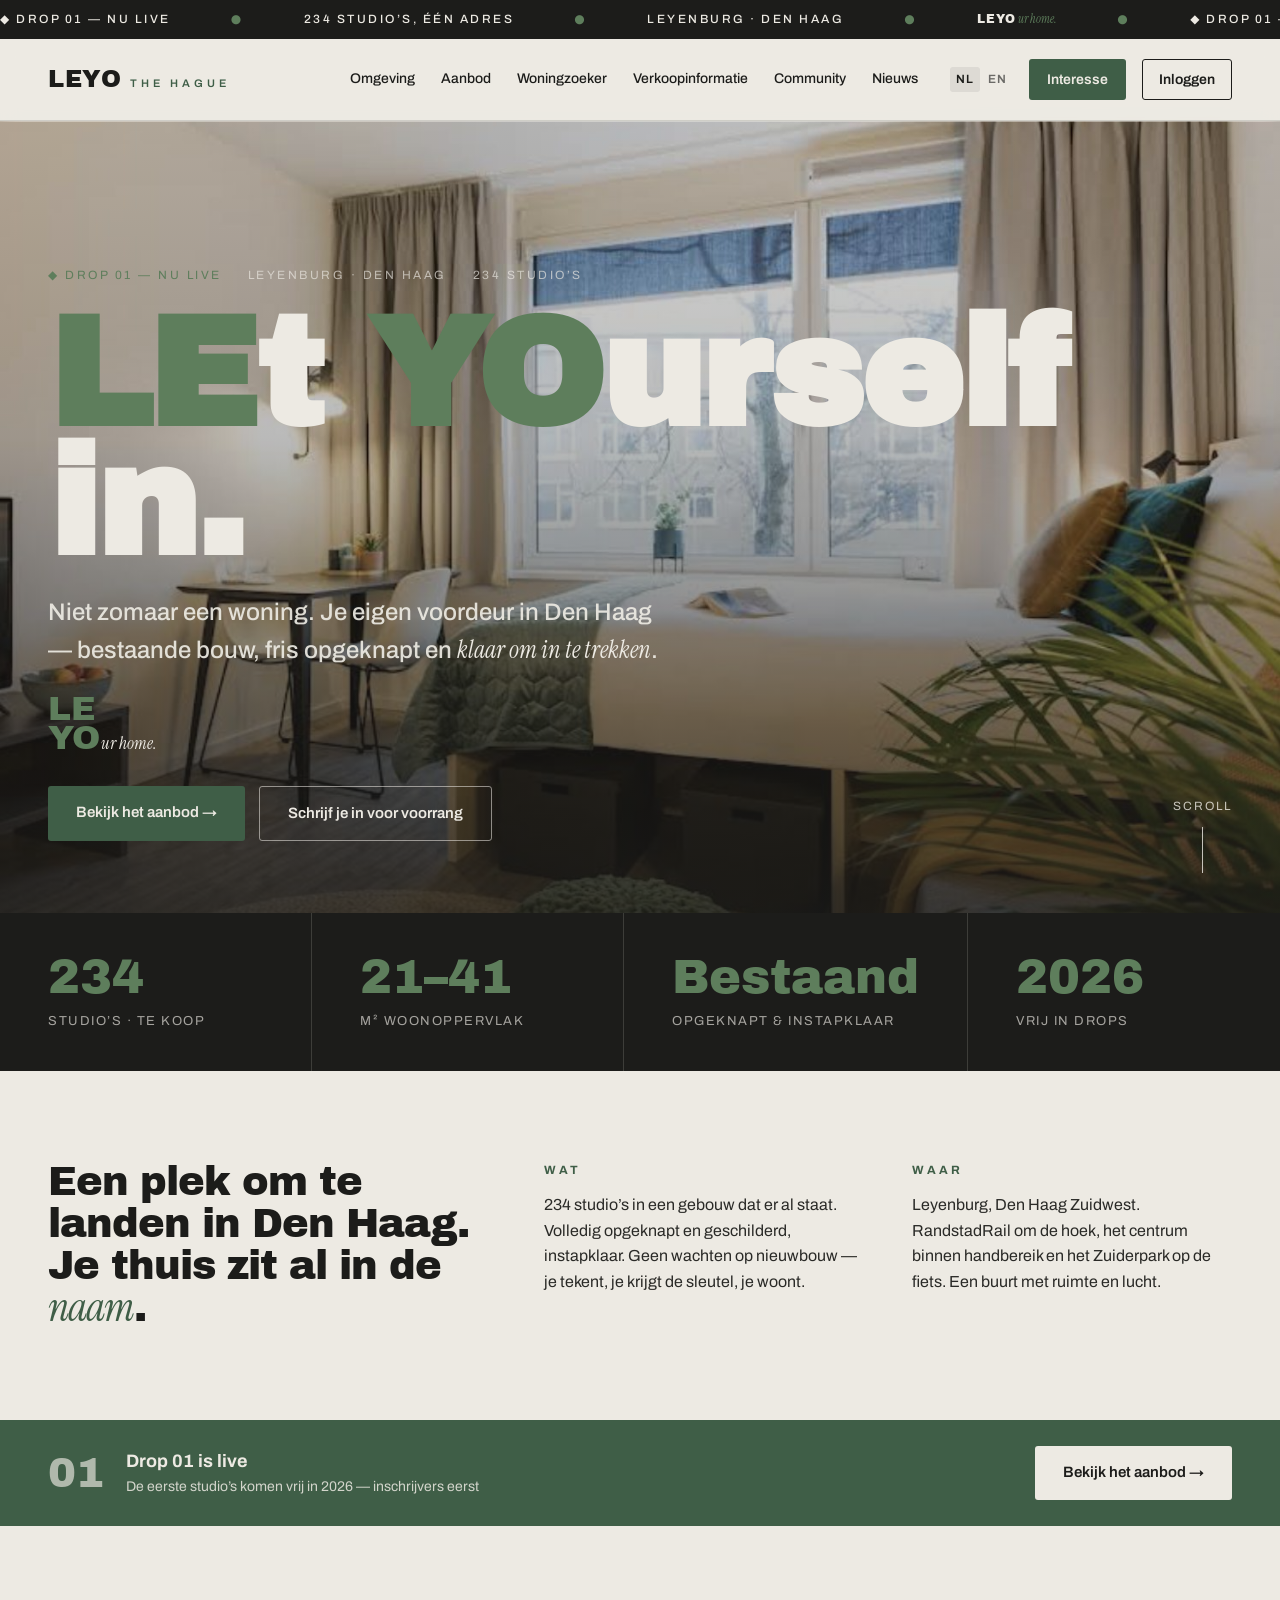
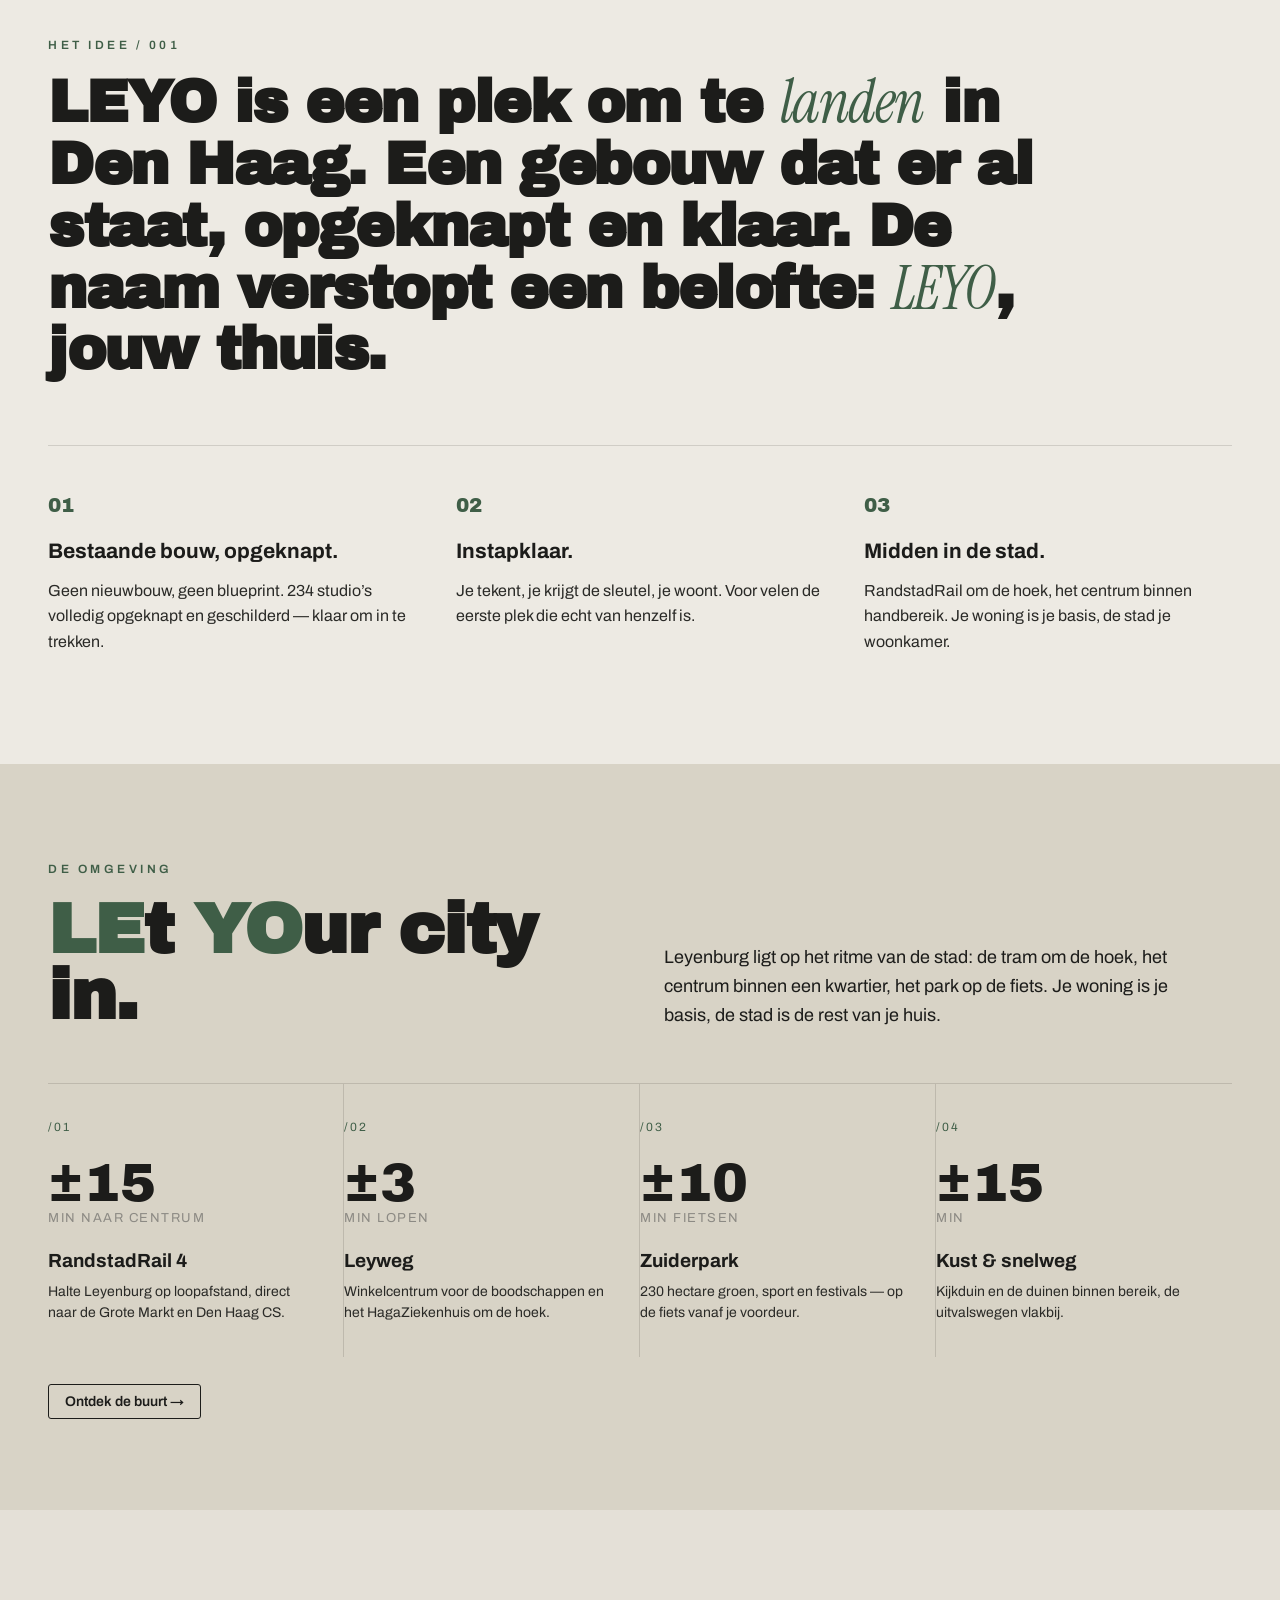
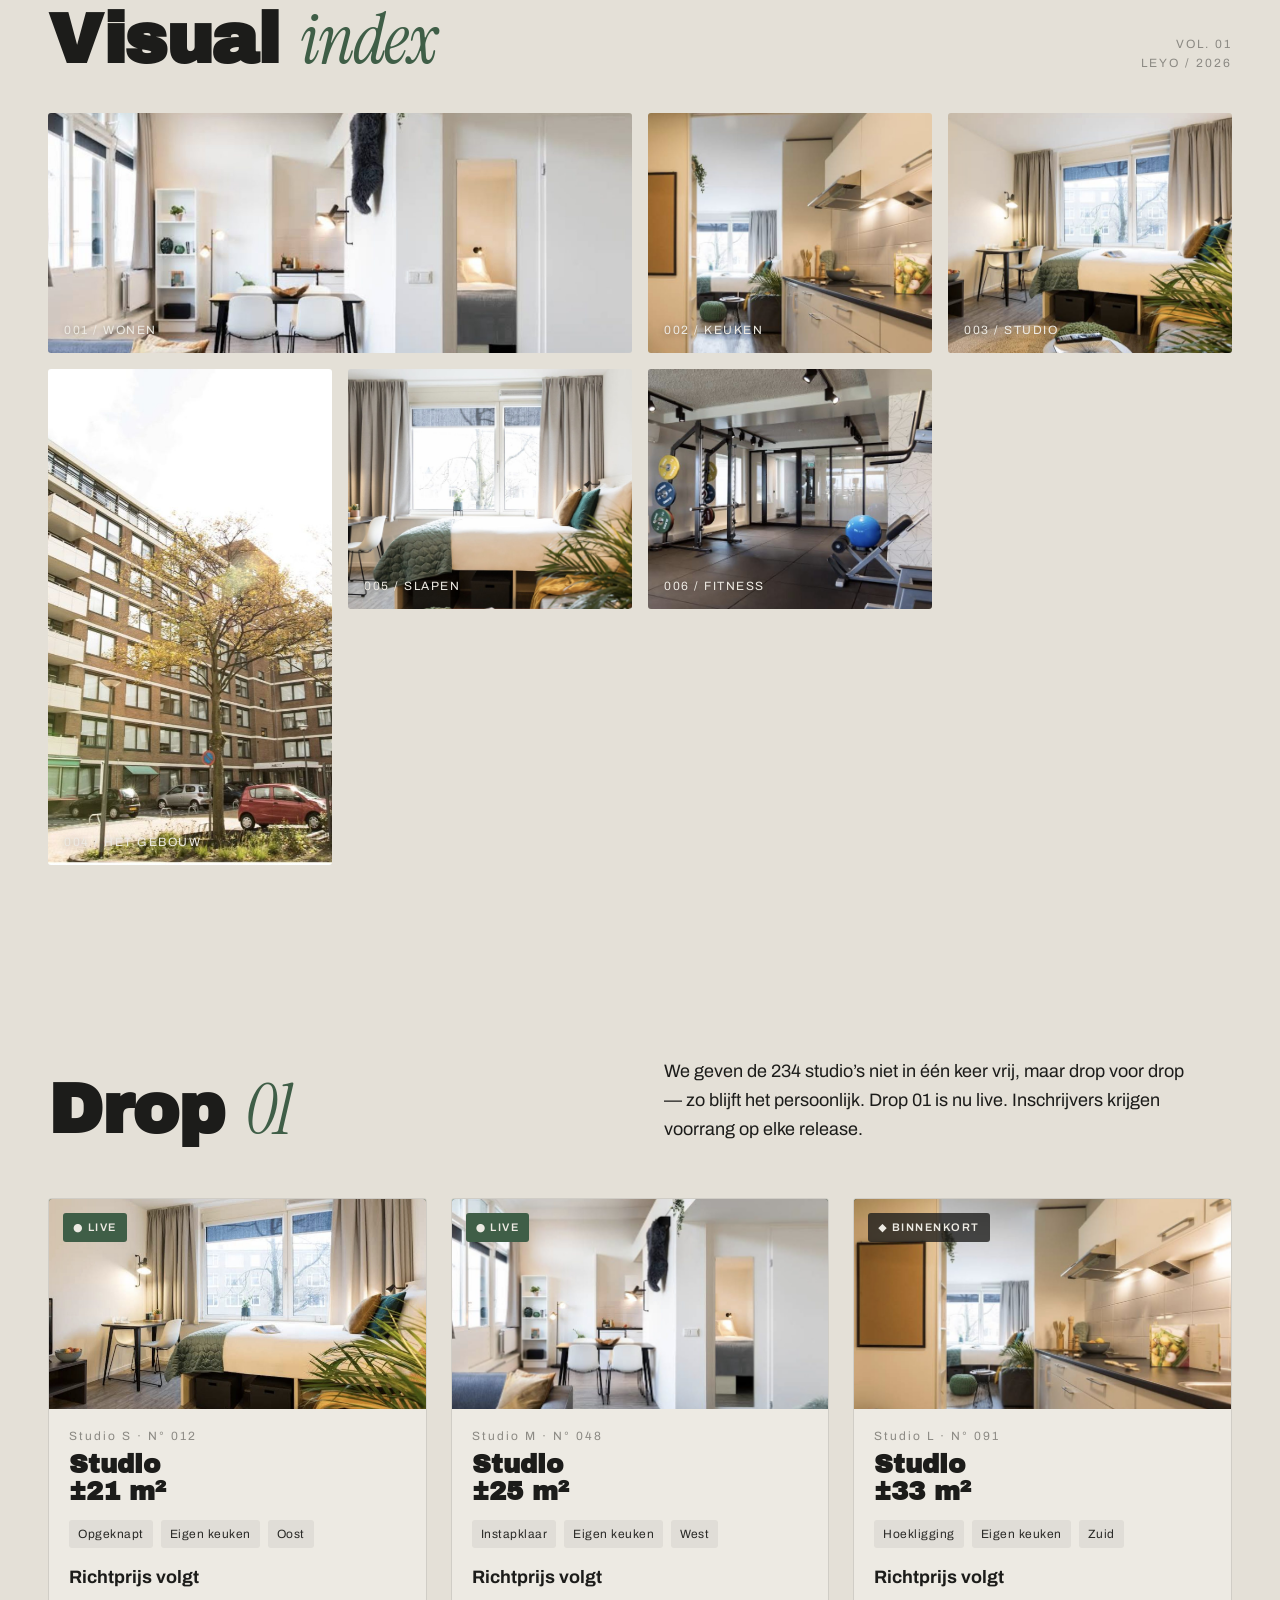
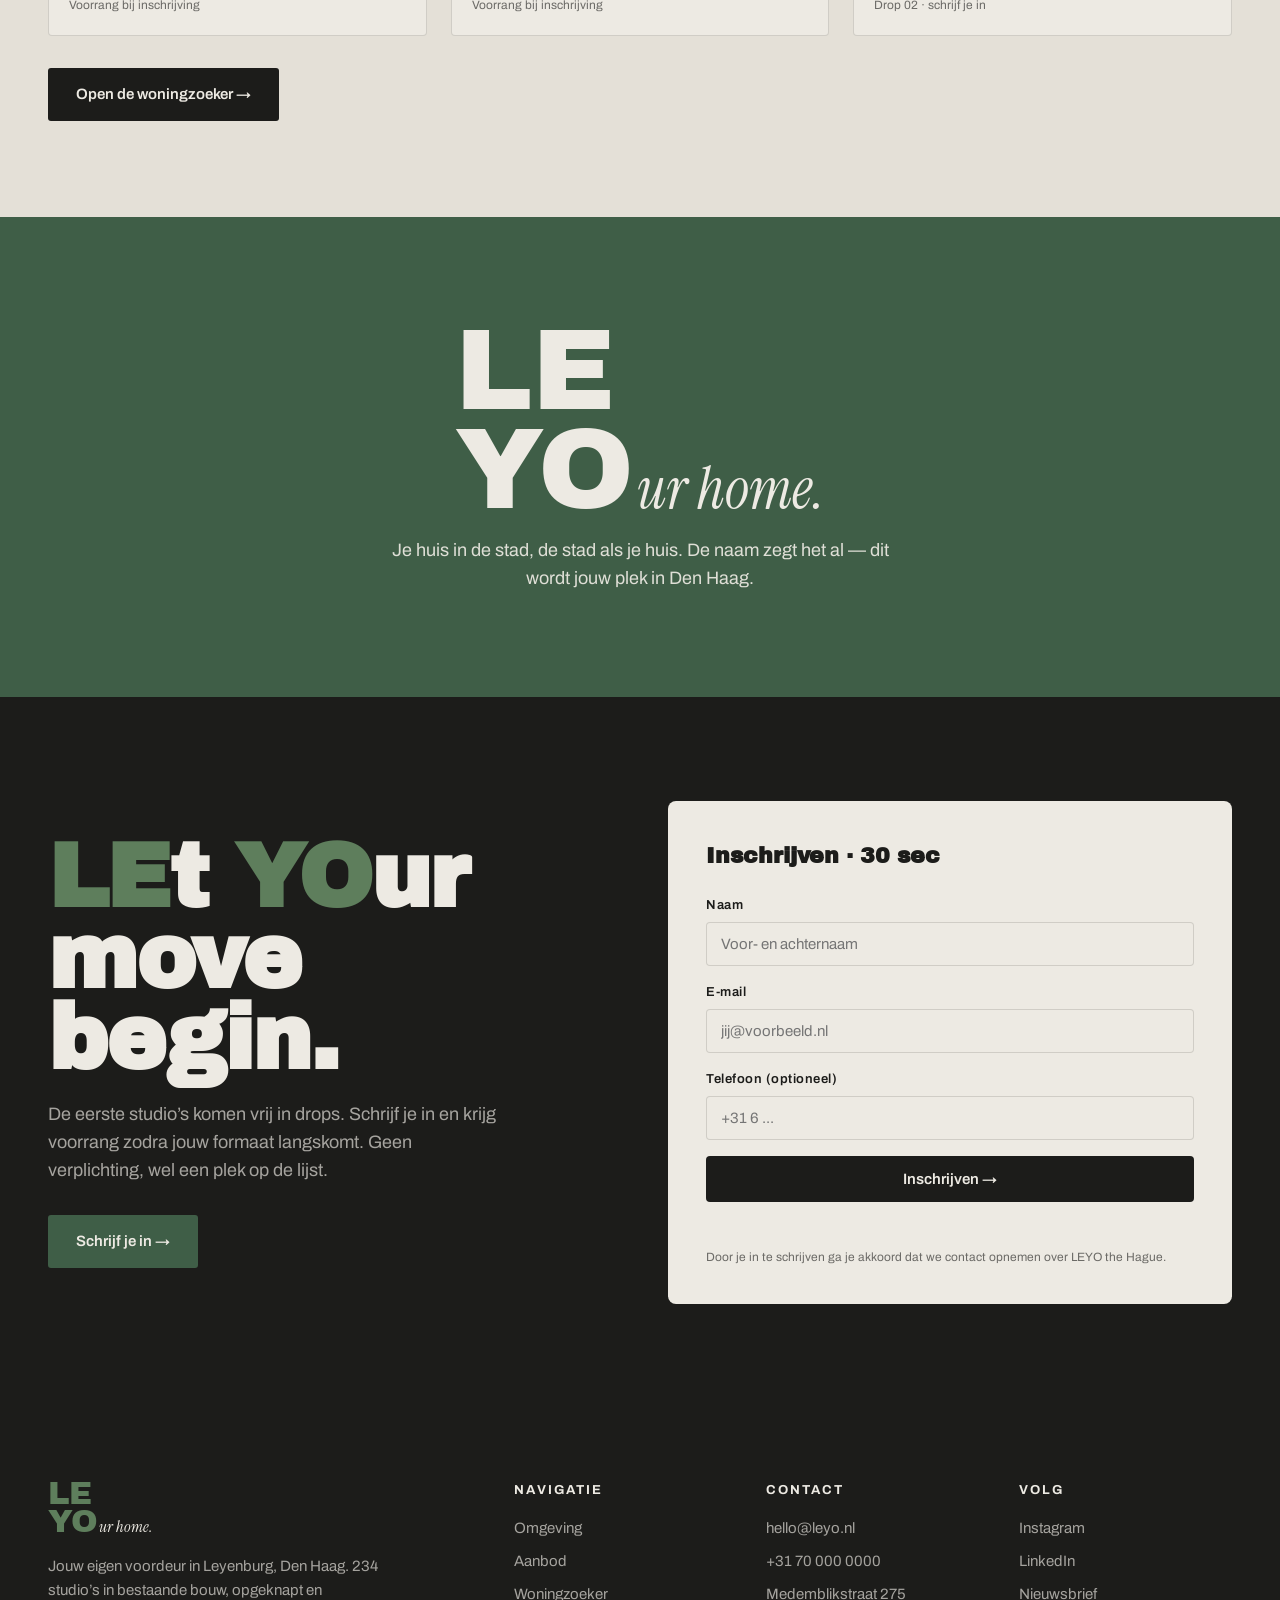
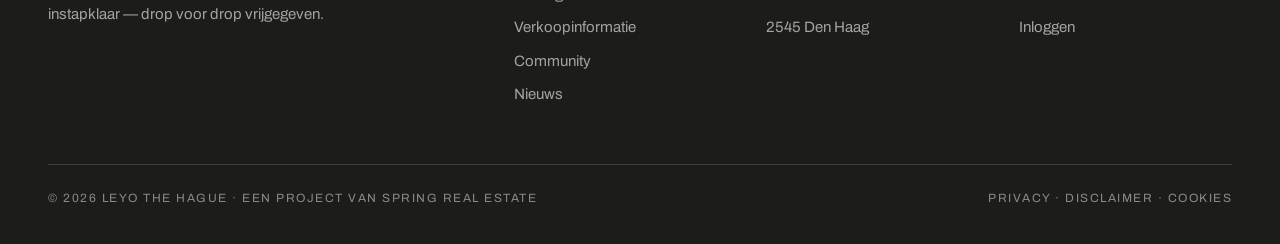
<file: index.html>
<!DOCTYPE html>
<html lang="nl">
<head>
<meta charset="UTF-8">
<meta name="viewport" content="width=device-width, initial-scale=1.0">
<title>LEYO the Hague — LEt YOurself in · Leyenburg, Den Haag</title>
<meta name="description" content="LEYO the Hague — 234 studio's in Leyenburg, Den Haag. Bestaande bouw, volledig opgeknapt en instapklaar. Drop voor drop vrijgegeven. LEYOur home.">
<link rel="preconnect" href="https://fonts.googleapis.com">
<link rel="preconnect" href="https://fonts.gstatic.com" crossorigin>
<link href="https://fonts.googleapis.com/css2?family=Archivo:wght@300;400;500;600;700;900&family=Archivo+Black&family=Instrument+Serif:ital@0;1&display=swap" rel="stylesheet">
<link rel="stylesheet" href="assets/style.css">
</head>
<body>

<div class="ticker">
  <div class="ticker-marquee">
    <span>◆ DROP 01 — NU LIVE</span><span class="ticker-dot">●</span>
    <span>234 STUDIO’S, ÉÉN ADRES</span><span class="ticker-dot">●</span>
    <span>LEYENBURG · DEN HAAG</span><span class="ticker-dot">●</span>
    <span class="t-stamp"><b>LEYO</b><em>ur home.</em></span><span class="ticker-dot">●</span>
  </div>
  <div class="ticker-marquee" aria-hidden="true">
    <span>◆ DROP 01 — NU LIVE</span><span class="ticker-dot">●</span>
    <span>234 STUDIO’S, ÉÉN ADRES</span><span class="ticker-dot">●</span>
    <span>LEYENBURG · DEN HAAG</span><span class="ticker-dot">●</span>
    <span class="t-stamp"><b>LEYO</b><em>ur home.</em></span><span class="ticker-dot">●</span>
  </div>
</div>

<nav>
  <a class="logo" href="index.html">LEYO<span class="logo-sub">the Hague</span></a>
  <button class="nav-toggle" aria-label="Menu openen"><span></span><span></span><span></span></button>
  <div class="nav-links">
    <a href="omgeving.html" data-page="omgeving.html">Omgeving</a>
    <a href="aanbod.html" data-page="aanbod.html">Aanbod</a>
    <a href="woningzoeker.html" data-page="woningzoeker.html">Woningzoeker</a>
    <a href="verkoopinformatie.html" data-page="verkoopinformatie.html">Verkoopinformatie</a>
    <a href="community.html" data-page="community.html">Community</a>
    <a href="nieuws.html" data-page="nieuws.html">Nieuws</a>
    <div class="nav-actions">
      <div class="lang"><span class="active">NL</span><span>EN</span></div>
      <a class="cta-nav" href="interesse.html">Interesse</a>
      <a class="btn-outline" href="inloggen.html">Inloggen</a>
    </div>
  </div>
</nav>

<section class="hero-cine">
  <div class="hero-cine-bg img-studio" aria-hidden="true"></div>
  <div class="hero-cine-veil" aria-hidden="true"></div>
  <div class="hero-cine-inner">
    <div class="hero-cine-meta">
      <span>◆ Drop 01 — Nu live</span>
      <span>Leyenburg · Den Haag</span>
      <span>234 studio’s</span>
    </div>
    <h1 class="hero-cine-title"><span class="hl">LE</span>t <span class="hl">YO</span>urself in.</h1>
    <p class="hero-cine-sub">
      Niet zomaar een woning. Je eigen voordeur in Den Haag — bestaande bouw, fris opgeknapt en <em>klaar om in te trekken</em>.
    </p>
    <div class="hero-cine-stamp"><span class="ls ls-le">LE</span><span class="ls ls-yo">YO<em class="ls-ur">ur home.</em></span></div>
    <div class="hero-cine-cta">
      <a class="btn-rust" href="aanbod.html">Bekijk het aanbod →</a>
      <a class="btn-ghost-light" href="interesse.html">Schrijf je in voor voorrang</a>
    </div>
  </div>
  <a class="hero-cine-scroll" href="#kerncijfers" aria-label="Scroll naar beneden">
    <span>Scroll</span><span class="hero-cine-scroll-line"></span>
  </a>
</section>

<section class="specbar" id="kerncijfers">
  <div class="specbar-item"><div class="specbar-num">234</div><div class="specbar-lbl">Studio’s · te koop</div></div>
  <div class="specbar-item"><div class="specbar-num">21–41</div><div class="specbar-lbl">m² woonoppervlak</div></div>
  <div class="specbar-item"><div class="specbar-num">Bestaand</div><div class="specbar-lbl">Opgeknapt & instapklaar</div></div>
  <div class="specbar-item"><div class="specbar-num">2026</div><div class="specbar-lbl">Vrij in drops</div></div>
</section>

<section class="home-intro">
  <div class="home-intro-grid">
    <div class="hero-statement">
      Een plek om te landen in Den Haag. Je thuis zit al in de <em>naam</em>.
    </div>
    <div class="hero-info">
      <h4>Wat</h4>
      <p>234 studio’s in een gebouw dat er al staat. Volledig opgeknapt en geschilderd, instapklaar. Geen wachten op nieuwbouw — je tekent, je krijgt de sleutel, je woont.</p>
    </div>
    <div class="hero-info">
      <h4>Waar</h4>
      <p>Leyenburg, Den Haag Zuidwest. RandstadRail om de hoek, het centrum binnen handbereik en het Zuiderpark op de fiets. Een buurt met ruimte en lucht.</p>
    </div>
  </div>
</section>

<div class="release-bar">
  <div class="release-bar-left">
    <div class="release-num">01</div>
    <div class="release-text">
      <strong>Drop 01 is live</strong>
      <span>De eerste studio’s komen vrij in 2026 — inschrijvers eerst</span>
    </div>
  </div>
  <a class="btn-rust" href="aanbod.html">Bekijk het aanbod →</a>
</div>

<section class="manifesto" id="idee">
  <div class="eyebrow">Het idee / 001</div>
  <h2 class="manifesto-text">
    LEYO is een plek om te <em>landen</em> in Den Haag. Een gebouw dat er al staat, opgeknapt en klaar. De naam verstopt een belofte: <em>LEYO</em>, jouw thuis.
  </h2>
  <div class="manifesto-pillars">
    <div>
      <div class="pillar-num">01</div>
      <h3 class="pillar-title">Bestaande bouw, opgeknapt.</h3>
      <p class="pillar-desc">Geen nieuwbouw, geen blueprint. 234 studio’s volledig opgeknapt en geschilderd — klaar om in te trekken.</p>
    </div>
    <div>
      <div class="pillar-num">02</div>
      <h3 class="pillar-title">Instapklaar.</h3>
      <p class="pillar-desc">Je tekent, je krijgt de sleutel, je woont. Voor velen de eerste plek die echt van henzelf is.</p>
    </div>
    <div>
      <div class="pillar-num">03</div>
      <h3 class="pillar-title">Midden in de stad.</h3>
      <p class="pillar-desc">RandstadRail om de hoek, het centrum binnen handbereik. Je woning is je basis, de stad je woonkamer.</p>
    </div>
  </div>
</section>

<section class="section section-sand" id="omgeving-teaser">
  <div class="section-header-2">
    <div>
      <div class="eyebrow">De omgeving</div>
      <h2 class="section-title"><span class="hl">LE</span>t <span class="hl">YO</span>ur city in.</h2>
    </div>
    <p class="lead">
      Leyenburg ligt op het ritme van de stad: de tram om de hoek, het centrum binnen een kwartier, het park op de fiets. Je woning is je basis, de stad is de rest van je huis.
    </p>
  </div>
  <div class="map-grid">
    <div class="map-cell">
      <div class="map-cell-num">/01</div>
      <div class="map-cell-dist">±15</div>
      <div class="map-cell-unit">min naar centrum</div>
      <div class="map-cell-title">RandstadRail 4</div>
      <div class="map-cell-desc">Halte Leyenburg op loopafstand, direct naar de Grote Markt en Den Haag CS.</div>
    </div>
    <div class="map-cell">
      <div class="map-cell-num">/02</div>
      <div class="map-cell-dist">±3</div>
      <div class="map-cell-unit">min lopen</div>
      <div class="map-cell-title">Leyweg</div>
      <div class="map-cell-desc">Winkelcentrum voor de boodschappen en het HagaZiekenhuis om de hoek.</div>
    </div>
    <div class="map-cell">
      <div class="map-cell-num">/03</div>
      <div class="map-cell-dist">±10</div>
      <div class="map-cell-unit">min fietsen</div>
      <div class="map-cell-title">Zuiderpark</div>
      <div class="map-cell-desc">230 hectare groen, sport en festivals — op de fiets vanaf je voordeur.</div>
    </div>
    <div class="map-cell">
      <div class="map-cell-num">/04</div>
      <div class="map-cell-dist">±15</div>
      <div class="map-cell-unit">min</div>
      <div class="map-cell-title">Kust & snelweg</div>
      <div class="map-cell-desc">Kijkduin en de duinen binnen bereik, de uitvalswegen vlakbij.</div>
    </div>
  </div>
  <p style="margin-top:32px;"><a class="btn-outline" href="omgeving.html">Ontdek de buurt →</a></p>
</section>

<section class="section section-bone" id="gallery">
  <div class="gallery-header">
    <h2 class="section-title">Visual <em>index</em></h2>
    <div class="gallery-meta">VOL. 01<br>LEYO / 2026</div>
  </div>
  <div class="gallery-grid">
    <div class="gallery-item large-h img-living"><div class="gallery-item-label">001 / wonen</div></div>
    <div class="gallery-item img-kitchen"><div class="gallery-item-label">002 / keuken</div></div>
    <div class="gallery-item img-studio"><div class="gallery-item-label">003 / studio</div></div>
    <div class="gallery-item large-v img-facade"><div class="gallery-item-label">004 / het gebouw</div></div>
    <div class="gallery-item img-bedroom"><div class="gallery-item-label">005 / slapen</div></div>
    <div class="gallery-item img-gym"><div class="gallery-item-label">006 / fitness</div></div>
  </div>
</section>

<section class="section section-bone" id="aanbod-teaser">
  <div class="section-header-2">
    <h2 class="section-title">Drop <em>01</em></h2>
    <p class="lead">
      We geven de 234 studio’s niet in één keer vrij, maar drop voor drop — zo blijft het persoonlijk. Drop 01 is nu live. Inschrijvers krijgen voorrang op elke release.
    </p>
  </div>
  <div class="drops-grid">
    <a class="drop-card" href="aanbod.html">
      <div class="drop-image img-studio"><div class="drop-badge live">● LIVE</div></div>
      <div class="drop-num">Studio S · N° 012</div>
      <h3 class="drop-title">Studio<br>±21 m²</h3>
      <div class="drop-meta"><span>Opgeknapt</span><span>Eigen keuken</span><span>Oost</span></div>
      <div class="drop-price">Richtprijs volgt</div>
      <div class="drop-price-note">Voorrang bij inschrijving</div>
    </a>
    <a class="drop-card" href="aanbod.html">
      <div class="drop-image img-living"><div class="drop-badge live">● LIVE</div></div>
      <div class="drop-num">Studio M · N° 048</div>
      <h3 class="drop-title">Studio<br>±25 m²</h3>
      <div class="drop-meta"><span>Instapklaar</span><span>Eigen keuken</span><span>West</span></div>
      <div class="drop-price">Richtprijs volgt</div>
      <div class="drop-price-note">Voorrang bij inschrijving</div>
    </a>
    <a class="drop-card" href="aanbod.html">
      <div class="drop-image img-kitchen"><div class="drop-badge">◆ BINNENKORT</div></div>
      <div class="drop-num">Studio L · N° 091</div>
      <h3 class="drop-title">Studio<br>±33 m²</h3>
      <div class="drop-meta"><span>Hoekligging</span><span>Eigen keuken</span><span>Zuid</span></div>
      <div class="drop-price">Richtprijs volgt</div>
      <div class="drop-price-note">Drop 02 · schrijf je in</div>
    </a>
  </div>
  <p style="margin-top:32px;"><a class="btn-ink" href="woningzoeker.html">Open de woningzoeker →</a></p>
</section>

<section class="stampband">
  <div class="stampband-inner">
    <div class="big"><span class="ls ls-le">LE</span><span class="ls ls-yo">YO<em class="ls-ur">ur home.</em></span></div>
    <p>Je huis in de stad, de stad als je huis. De naam zegt het al — dit wordt jouw plek in Den Haag.</p>
  </div>
</section>

<section class="cta-section" id="interesse">
  <div class="cta-grid">
    <div>
      <h2><span class="hl">LE</span>t <span class="hl">YO</span>ur move begin.</h2>
      <p>De eerste studio’s komen vrij in drops. Schrijf je in en krijg voorrang zodra jouw formaat langskomt. Geen verplichting, wel een plek op de lijst.</p>
      <a class="btn-rust" href="interesse.html">Schrijf je in →</a>
    </div>
    <div class="form-card">
      <h3>Inschrijven · 30 sec</h3>
      <form data-demo data-success="Bedankt — je staat op de lijst. We laten van ons horen bij de eerstvolgende drop.">
        <div class="field"><label>Naam</label><input type="text" placeholder="Voor- en achternaam" required></div>
        <div class="field"><label>E-mail</label><input type="email" placeholder="jij@voorbeeld.nl" required></div>
        <div class="field"><label>Telefoon (optioneel)</label><input type="tel" placeholder="+31 6 ..."></div>
        <button type="submit">Inschrijven →</button>
        <div class="form-msg"></div>
        <p class="form-note">Door je in te schrijven ga je akkoord dat we contact opnemen over LEYO the Hague.</p>
      </form>
    </div>
  </div>
</section>

<footer>
  <div class="footer-grid">
    <div>
      <a class="footer-logo" href="index.html"><span class="ls ls-le">LE</span><span class="ls ls-yo">YO<em class="ls-ur">ur home.</em></span></a>
      <p class="footer-tagline">Jouw eigen voordeur in Leyenburg, Den Haag. 234 studio’s in bestaande bouw, opgeknapt en instapklaar — drop voor drop vrijgegeven.</p>
    </div>
    <div class="footer-col">
      <h4>Navigatie</h4>
      <a href="omgeving.html">Omgeving</a>
      <a href="aanbod.html">Aanbod</a>
      <a href="woningzoeker.html">Woningzoeker</a>
      <a href="verkoopinformatie.html">Verkoopinformatie</a>
      <a href="community.html">Community</a>
      <a href="nieuws.html">Nieuws</a>
    </div>
    <div class="footer-col">
      <h4>Contact</h4>
      <a href="mailto:hello@leyo.nl">hello@leyo.nl</a>
      <a href="tel:+31700000000">+31 70 000 0000</a>
      <a href="#">Medemblikstraat 275</a>
      <a href="#">2545 Den Haag</a>
    </div>
    <div class="footer-col">
      <h4>Volg</h4>
      <a href="#">Instagram</a>
      <a href="#">LinkedIn</a>
      <a href="interesse.html">Nieuwsbrief</a>
      <a href="inloggen.html">Inloggen</a>
    </div>
  </div>
  <div class="footer-bottom">
    <span>© 2026 LEYO the Hague · Een project van Spring Real Estate</span>
    <span>PRIVACY · DISCLAIMER · COOKIES</span>
  </div>
</footer>

<script src="assets/script.js"></script>
</body>
</html>
</file>
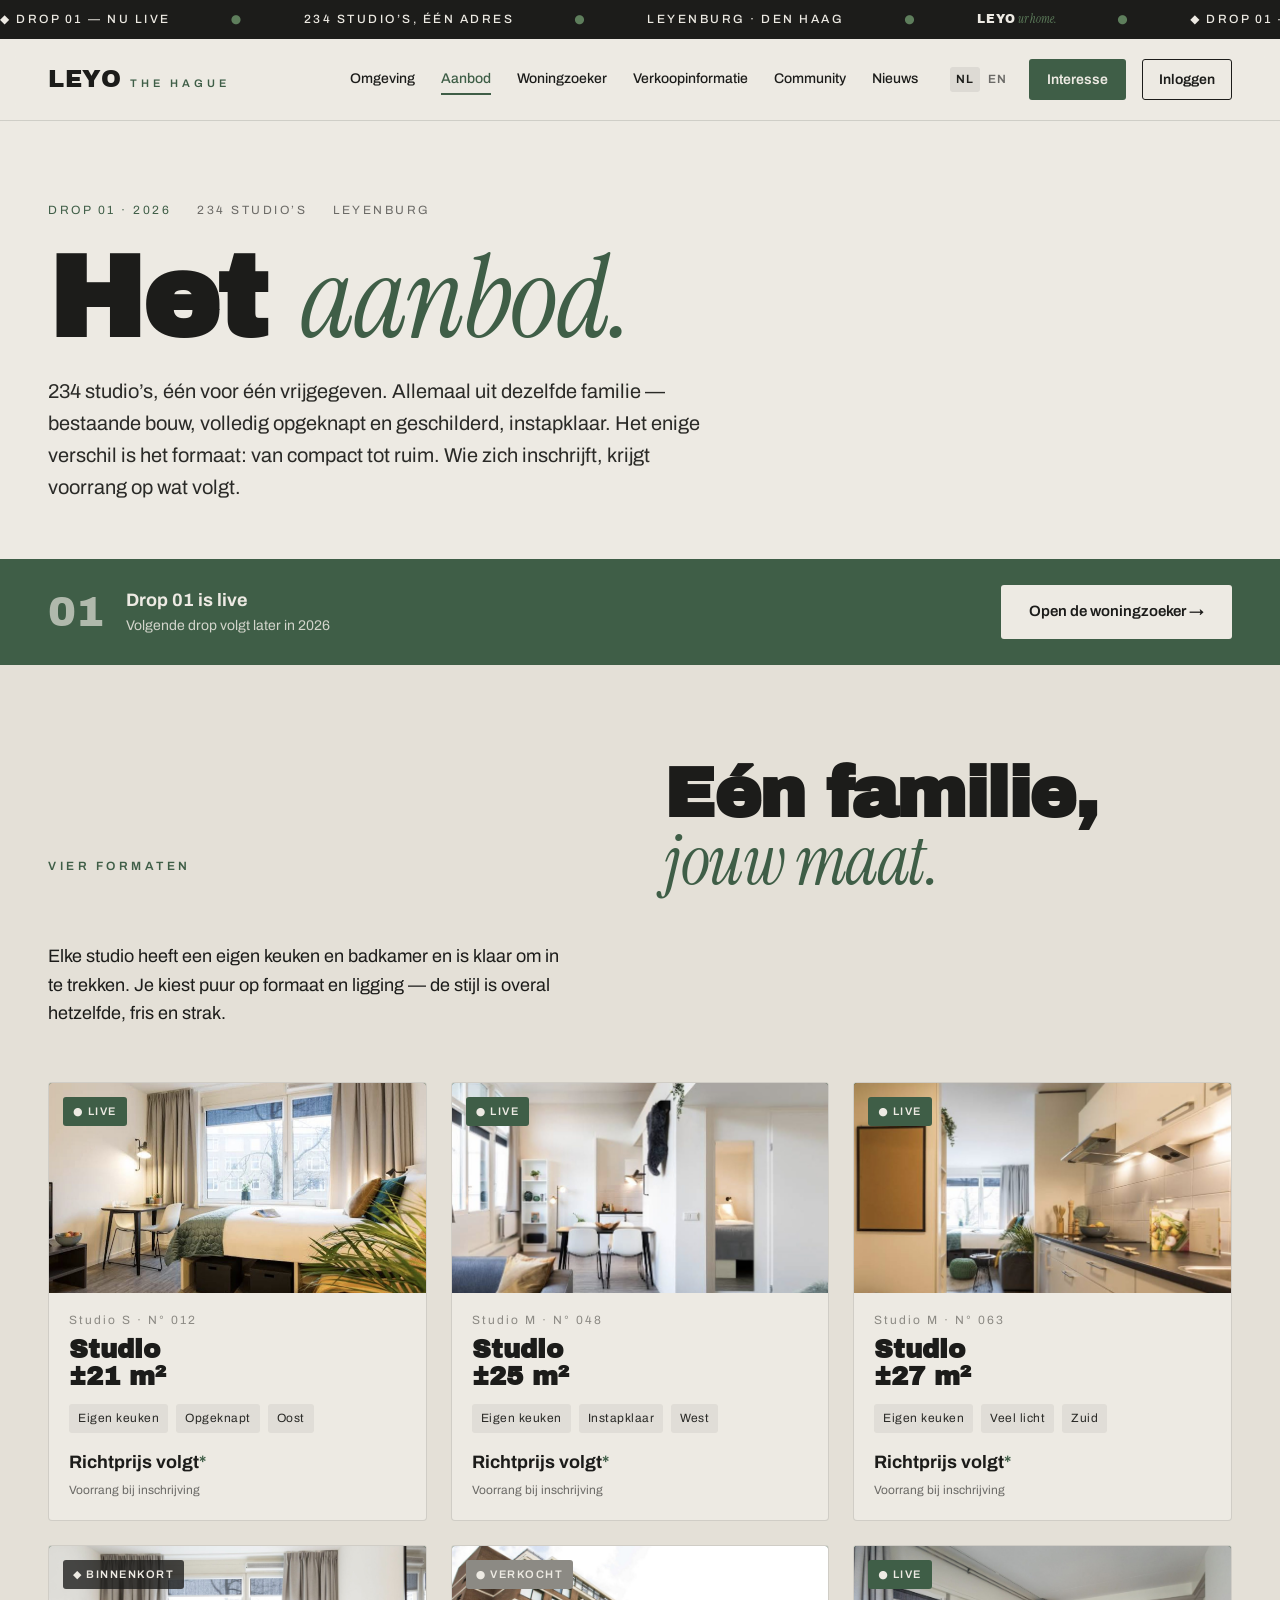
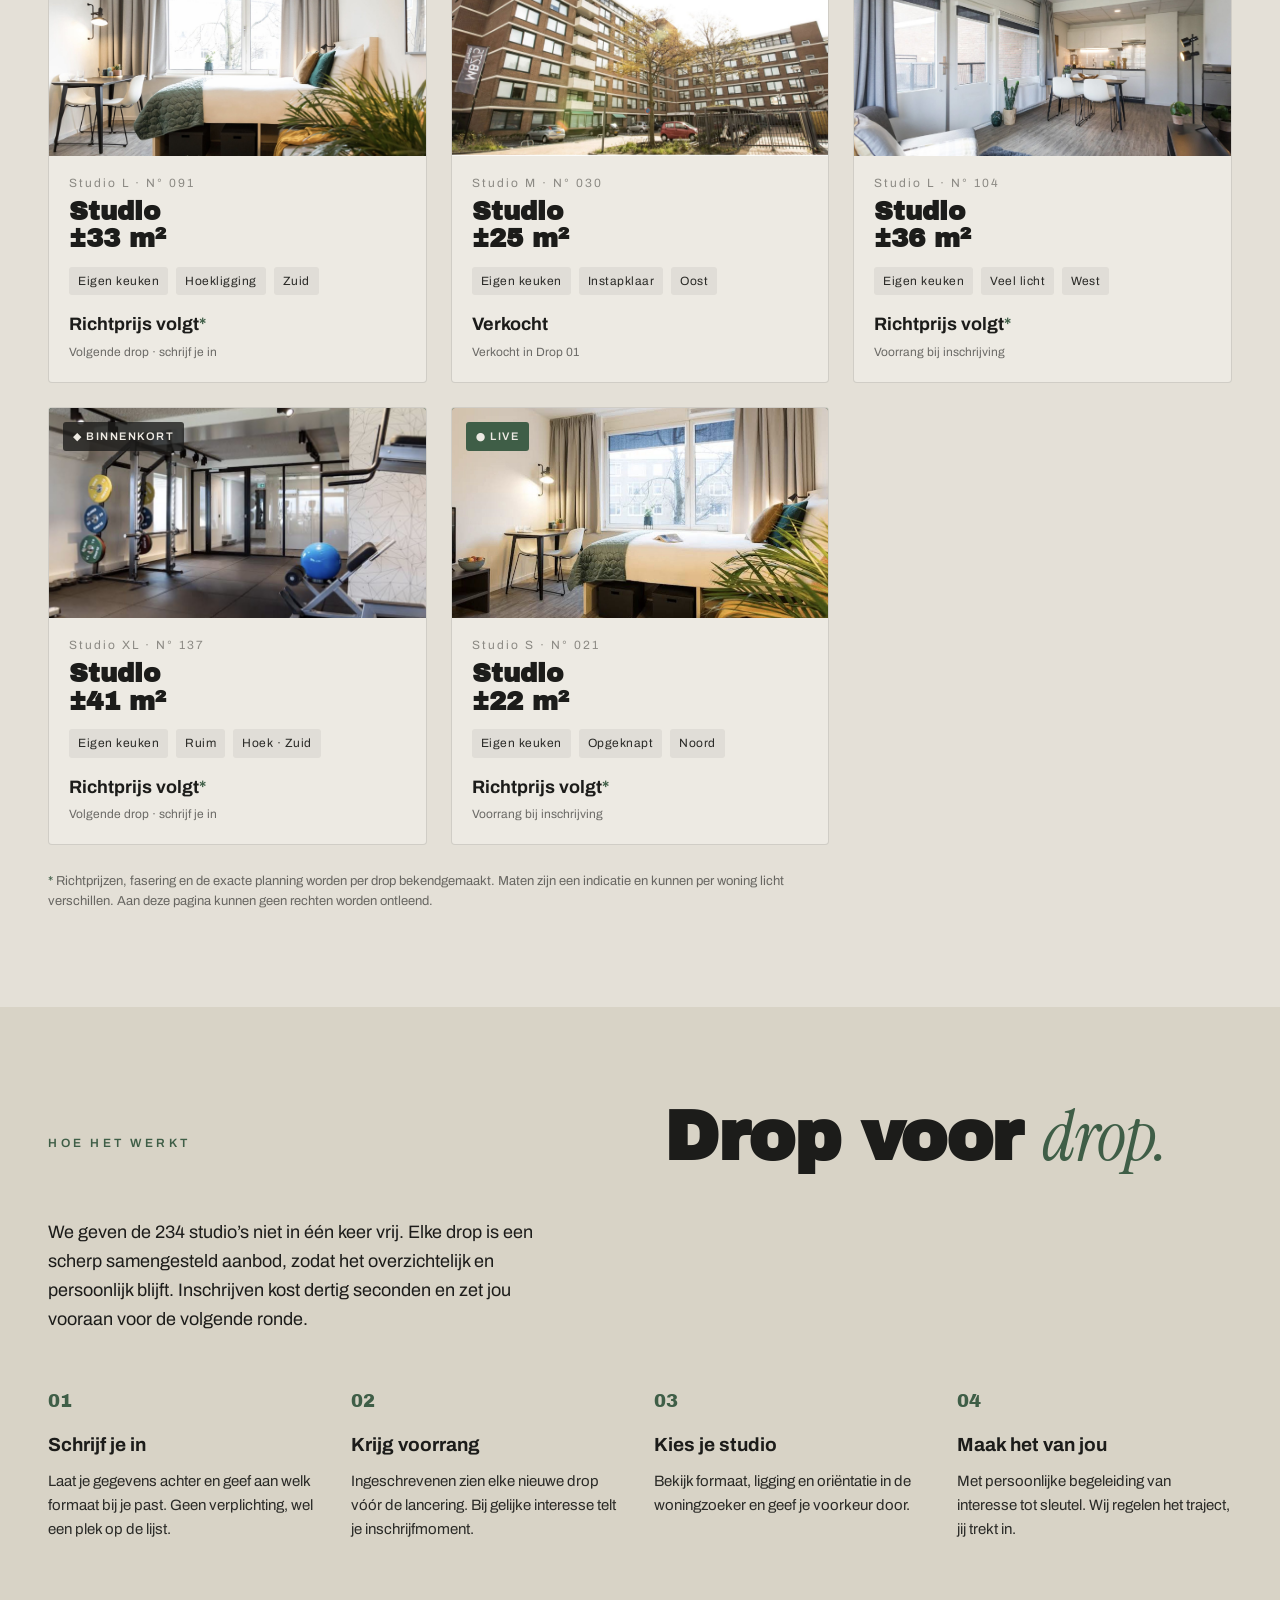
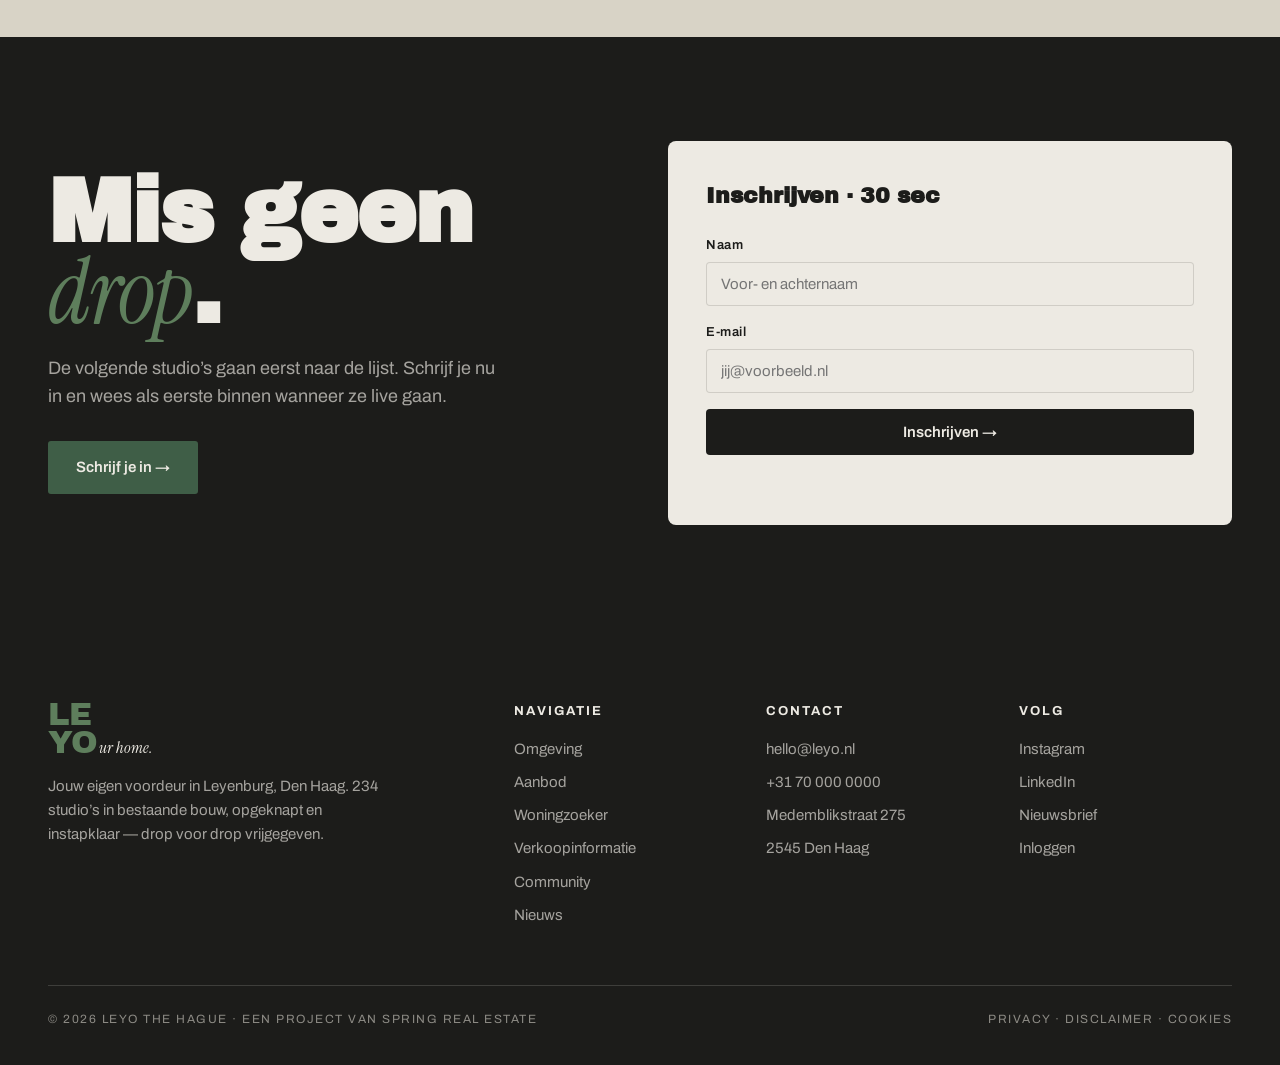
<file: aanbod.html>
<!DOCTYPE html>
<html lang="nl">
<head>
<meta charset="UTF-8">
<meta name="viewport" content="width=device-width, initial-scale=1.0">
<title>Aanbod — LEYO the Hague · Drop 01</title>
<meta name="description" content="Het aanbod van LEYO the Hague. 234 studio's in Leyenburg, van compact tot ruim — één familie, alleen het formaat verschilt. Drop voor drop vrijgegeven.">
<link rel="preconnect" href="https://fonts.googleapis.com">
<link rel="preconnect" href="https://fonts.gstatic.com" crossorigin>
<link href="https://fonts.googleapis.com/css2?family=Archivo:wght@300;400;500;600;700;900&family=Archivo+Black&family=Instrument+Serif:ital@0;1&display=swap" rel="stylesheet">
<link rel="stylesheet" href="assets/style.css">
</head>
<body>

<div class="ticker">
  <div class="ticker-marquee">
    <span>◆ DROP 01 — NU LIVE</span><span class="ticker-dot">●</span>
    <span>234 STUDIO’S, ÉÉN ADRES</span><span class="ticker-dot">●</span>
    <span>LEYENBURG · DEN HAAG</span><span class="ticker-dot">●</span>
    <span class="t-stamp"><b>LEYO</b><em>ur home.</em></span><span class="ticker-dot">●</span>
  </div>
  <div class="ticker-marquee" aria-hidden="true">
    <span>◆ DROP 01 — NU LIVE</span><span class="ticker-dot">●</span>
    <span>234 STUDIO’S, ÉÉN ADRES</span><span class="ticker-dot">●</span>
    <span>LEYENBURG · DEN HAAG</span><span class="ticker-dot">●</span>
    <span class="t-stamp"><b>LEYO</b><em>ur home.</em></span><span class="ticker-dot">●</span>
  </div>
</div>

<nav>
  <a class="logo" href="index.html">LEYO<span class="logo-sub">the Hague</span></a>
  <button class="nav-toggle" aria-label="Menu openen"><span></span><span></span><span></span></button>
  <div class="nav-links">
    <a href="omgeving.html" data-page="omgeving.html">Omgeving</a>
    <a href="aanbod.html" data-page="aanbod.html">Aanbod</a>
    <a href="woningzoeker.html" data-page="woningzoeker.html">Woningzoeker</a>
    <a href="verkoopinformatie.html" data-page="verkoopinformatie.html">Verkoopinformatie</a>
    <a href="community.html" data-page="community.html">Community</a>
    <a href="nieuws.html" data-page="nieuws.html">Nieuws</a>
    <div class="nav-actions">
      <div class="lang"><span class="active">NL</span><span>EN</span></div>
      <a class="cta-nav" href="interesse.html">Interesse</a>
      <a class="btn-outline" href="inloggen.html">Inloggen</a>
    </div>
  </div>
</nav>

<section class="page-hero">
  <div class="page-hero-meta"><span>Drop 01 · 2026</span><span>234 studio’s</span><span>Leyenburg</span></div>
  <h1>Het <em>aanbod.</em></h1>
  <p class="page-hero-intro">234 studio’s, één voor één vrijgegeven. Allemaal uit dezelfde familie — bestaande bouw, volledig opgeknapt en geschilderd, instapklaar. Het enige verschil is het formaat: van compact tot ruim. Wie zich inschrijft, krijgt voorrang op wat volgt.</p>
</section>

<div class="release-bar">
  <div class="release-bar-left">
    <div class="release-num">01</div>
    <div class="release-text"><strong>Drop 01 is live</strong><span>Volgende drop volgt later in 2026</span></div>
  </div>
  <a class="btn-rust" href="woningzoeker.html">Open de woningzoeker →</a>
</div>

<section class="section section-bone">
  <div class="section-header-2">
    <span class="eyebrow">Vier formaten</span>
    <h2 class="section-title">Eén familie, <em>jouw maat.</em></h2>
    <p class="lead">Elke studio heeft een eigen keuken en badkamer en is klaar om in te trekken. Je kiest puur op formaat en ligging — de stijl is overal hetzelfde, fris en strak.</p>
  </div>
  <div class="drops-grid">

    <a class="drop-card" href="woningzoeker.html">
      <div class="drop-image img-studio"><div class="drop-badge live">● LIVE</div></div>
      <div class="drop-num">Studio S · N° 012</div>
      <h3 class="drop-title">Studio<br>±21 m²</h3>
      <div class="drop-meta"><span>Eigen keuken</span><span>Opgeknapt</span><span>Oost</span></div>
      <div class="drop-price">Richtprijs volgt<span style="color:var(--accent)">*</span></div>
      <div class="drop-price-note">Voorrang bij inschrijving</div>
    </a>

    <a class="drop-card" href="woningzoeker.html">
      <div class="drop-image img-living"><div class="drop-badge live">● LIVE</div></div>
      <div class="drop-num">Studio M · N° 048</div>
      <h3 class="drop-title">Studio<br>±25 m²</h3>
      <div class="drop-meta"><span>Eigen keuken</span><span>Instapklaar</span><span>West</span></div>
      <div class="drop-price">Richtprijs volgt<span style="color:var(--accent)">*</span></div>
      <div class="drop-price-note">Voorrang bij inschrijving</div>
    </a>

    <a class="drop-card" href="woningzoeker.html">
      <div class="drop-image img-kitchen"><div class="drop-badge live">● LIVE</div></div>
      <div class="drop-num">Studio M · N° 063</div>
      <h3 class="drop-title">Studio<br>±27 m²</h3>
      <div class="drop-meta"><span>Eigen keuken</span><span>Veel licht</span><span>Zuid</span></div>
      <div class="drop-price">Richtprijs volgt<span style="color:var(--accent)">*</span></div>
      <div class="drop-price-note">Voorrang bij inschrijving</div>
    </a>

    <a class="drop-card" href="woningzoeker.html">
      <div class="drop-image img-bedroom"><div class="drop-badge">◆ BINNENKORT</div></div>
      <div class="drop-num">Studio L · N° 091</div>
      <h3 class="drop-title">Studio<br>±33 m²</h3>
      <div class="drop-meta"><span>Eigen keuken</span><span>Hoekligging</span><span>Zuid</span></div>
      <div class="drop-price">Richtprijs volgt<span style="color:var(--accent)">*</span></div>
      <div class="drop-price-note">Volgende drop · schrijf je in</div>
    </a>

    <a class="drop-card" href="woningzoeker.html">
      <div class="drop-image img-facade"><div class="drop-badge sold">● VERKOCHT</div></div>
      <div class="drop-num">Studio M · N° 030</div>
      <h3 class="drop-title">Studio<br>±25 m²</h3>
      <div class="drop-meta"><span>Eigen keuken</span><span>Instapklaar</span><span>Oost</span></div>
      <div class="drop-price">Verkocht</div>
      <div class="drop-price-note">Verkocht in Drop 01</div>
    </a>

    <a class="drop-card" href="woningzoeker.html">
      <div class="drop-image img-living2"><div class="drop-badge live">● LIVE</div></div>
      <div class="drop-num">Studio L · N° 104</div>
      <h3 class="drop-title">Studio<br>±36 m²</h3>
      <div class="drop-meta"><span>Eigen keuken</span><span>Veel licht</span><span>West</span></div>
      <div class="drop-price">Richtprijs volgt<span style="color:var(--accent)">*</span></div>
      <div class="drop-price-note">Voorrang bij inschrijving</div>
    </a>

    <a class="drop-card" href="woningzoeker.html">
      <div class="drop-image img-gym"><div class="drop-badge">◆ BINNENKORT</div></div>
      <div class="drop-num">Studio XL · N° 137</div>
      <h3 class="drop-title">Studio<br>±41 m²</h3>
      <div class="drop-meta"><span>Eigen keuken</span><span>Ruim</span><span>Hoek · Zuid</span></div>
      <div class="drop-price">Richtprijs volgt<span style="color:var(--accent)">*</span></div>
      <div class="drop-price-note">Volgende drop · schrijf je in</div>
    </a>

    <a class="drop-card" href="woningzoeker.html">
      <div class="drop-image img-studio"><div class="drop-badge live">● LIVE</div></div>
      <div class="drop-num">Studio S · N° 021</div>
      <h3 class="drop-title">Studio<br>±22 m²</h3>
      <div class="drop-meta"><span>Eigen keuken</span><span>Opgeknapt</span><span>Noord</span></div>
      <div class="drop-price">Richtprijs volgt<span style="color:var(--accent)">*</span></div>
      <div class="drop-price-note">Voorrang bij inschrijving</div>
    </a>

  </div>
  <p style="margin-top:26px;font-size:13px;color:var(--muted);max-width:760px;">
    <span style="color:var(--accent)">*</span> Richtprijzen, fasering en de exacte planning worden per drop bekendgemaakt. Maten zijn een indicatie en kunnen per woning licht verschillen. Aan deze pagina kunnen geen rechten worden ontleend.
  </p>
</section>

<section class="section section-sand">
  <div class="section-header-2">
    <span class="eyebrow">Hoe het werkt</span>
    <h2 class="section-title">Drop voor <em>drop.</em></h2>
    <p class="lead">We geven de 234 studio’s niet in één keer vrij. Elke drop is een scherp samengesteld aanbod, zodat het overzichtelijk en persoonlijk blijft. Inschrijven kost dertig seconden en zet jou vooraan voor de volgende ronde.</p>
  </div>
  <div class="steps">
    <div class="step">
      <div class="step-num">01</div>
      <h4>Schrijf je in</h4>
      <p>Laat je gegevens achter en geef aan welk formaat bij je past. Geen verplichting, wel een plek op de lijst.</p>
    </div>
    <div class="step">
      <div class="step-num">02</div>
      <h4>Krijg voorrang</h4>
      <p>Ingeschrevenen zien elke nieuwe drop vóór de lancering. Bij gelijke interesse telt je inschrijfmoment.</p>
    </div>
    <div class="step">
      <div class="step-num">03</div>
      <h4>Kies je studio</h4>
      <p>Bekijk formaat, ligging en oriëntatie in de woningzoeker en geef je voorkeur door.</p>
    </div>
    <div class="step">
      <div class="step-num">04</div>
      <h4>Maak het van jou</h4>
      <p>Met persoonlijke begeleiding van interesse tot sleutel. Wij regelen het traject, jij trekt in.</p>
    </div>
  </div>
</section>

<section class="cta-section">
  <div class="cta-grid">
    <div>
      <h2>Mis geen <em>drop</em>.</h2>
      <p>De volgende studio’s gaan eerst naar de lijst. Schrijf je nu in en wees als eerste binnen wanneer ze live gaan.</p>
      <a class="btn-rust" href="interesse.html">Schrijf je in →</a>
    </div>
    <div class="form-card">
      <h3>Inschrijven · 30 sec</h3>
      <form data-demo>
        <div class="field"><label>Naam</label><input type="text" placeholder="Voor- en achternaam" required></div>
        <div class="field"><label>E-mail</label><input type="email" placeholder="jij@voorbeeld.nl" required></div>
        <button type="submit">Inschrijven →</button>
        <div class="form-msg"></div>
      </form>
    </div>
  </div>
</section>

<footer>
  <div class="footer-grid">
    <div>
      <a class="footer-logo" href="index.html"><span class="ls ls-le">LE</span><span class="ls ls-yo">YO<em class="ls-ur">ur home.</em></span></a>
      <p class="footer-tagline">Jouw eigen voordeur in Leyenburg, Den Haag. 234 studio’s in bestaande bouw, opgeknapt en instapklaar — drop voor drop vrijgegeven.</p>
    </div>
    <div class="footer-col">
      <h4>Navigatie</h4>
      <a href="omgeving.html">Omgeving</a>
      <a href="aanbod.html">Aanbod</a>
      <a href="woningzoeker.html">Woningzoeker</a>
      <a href="verkoopinformatie.html">Verkoopinformatie</a>
      <a href="community.html">Community</a>
      <a href="nieuws.html">Nieuws</a>
    </div>
    <div class="footer-col">
      <h4>Contact</h4>
      <a href="mailto:hello@leyo.nl">hello@leyo.nl</a>
      <a href="tel:+31700000000">+31 70 000 0000</a>
      <a href="#">Medemblikstraat 275</a>
      <a href="#">2545 Den Haag</a>
    </div>
    <div class="footer-col">
      <h4>Volg</h4>
      <a href="#">Instagram</a>
      <a href="#">LinkedIn</a>
      <a href="interesse.html">Nieuwsbrief</a>
      <a href="inloggen.html">Inloggen</a>
    </div>
  </div>
  <div class="footer-bottom">
    <span>© 2026 LEYO the Hague · Een project van Spring Real Estate</span>
    <span>PRIVACY · DISCLAIMER · COOKIES</span>
  </div>
</footer>

<script src="assets/script.js"></script>
</body>
</html>
</file>
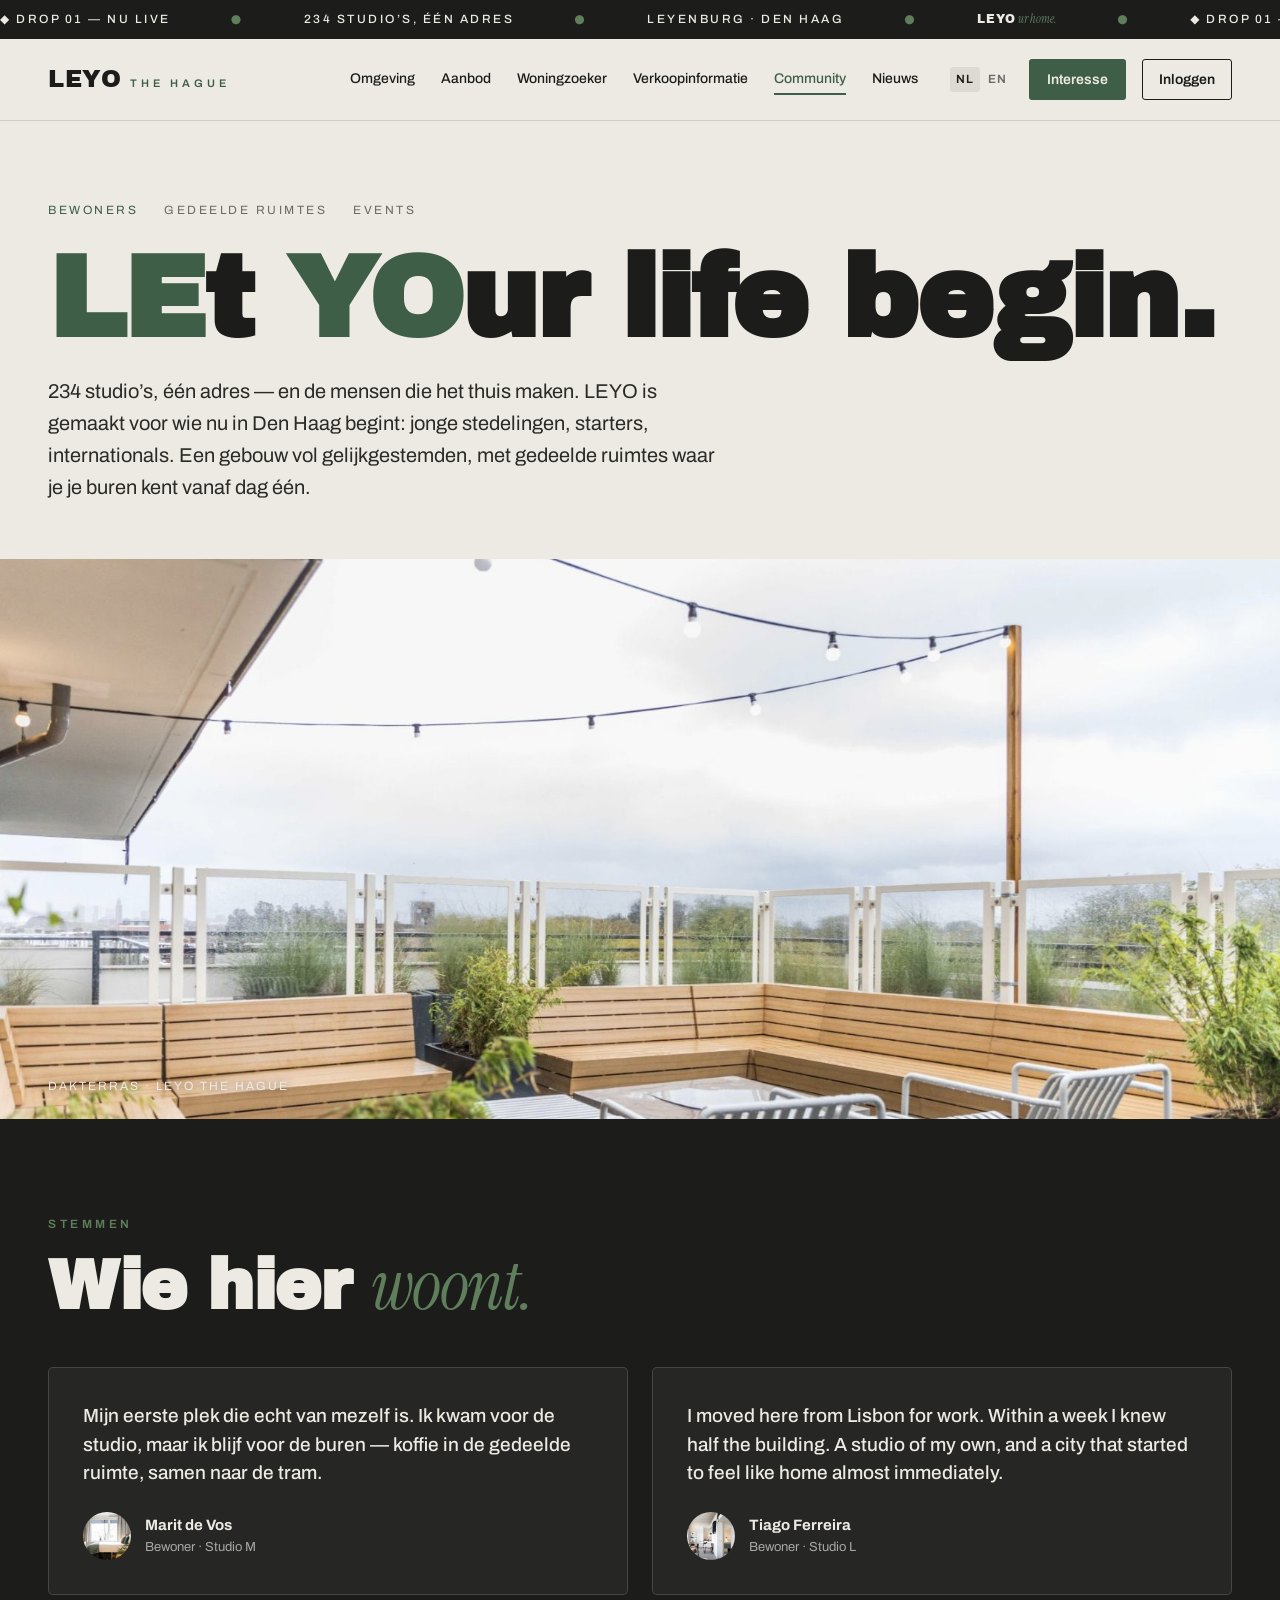
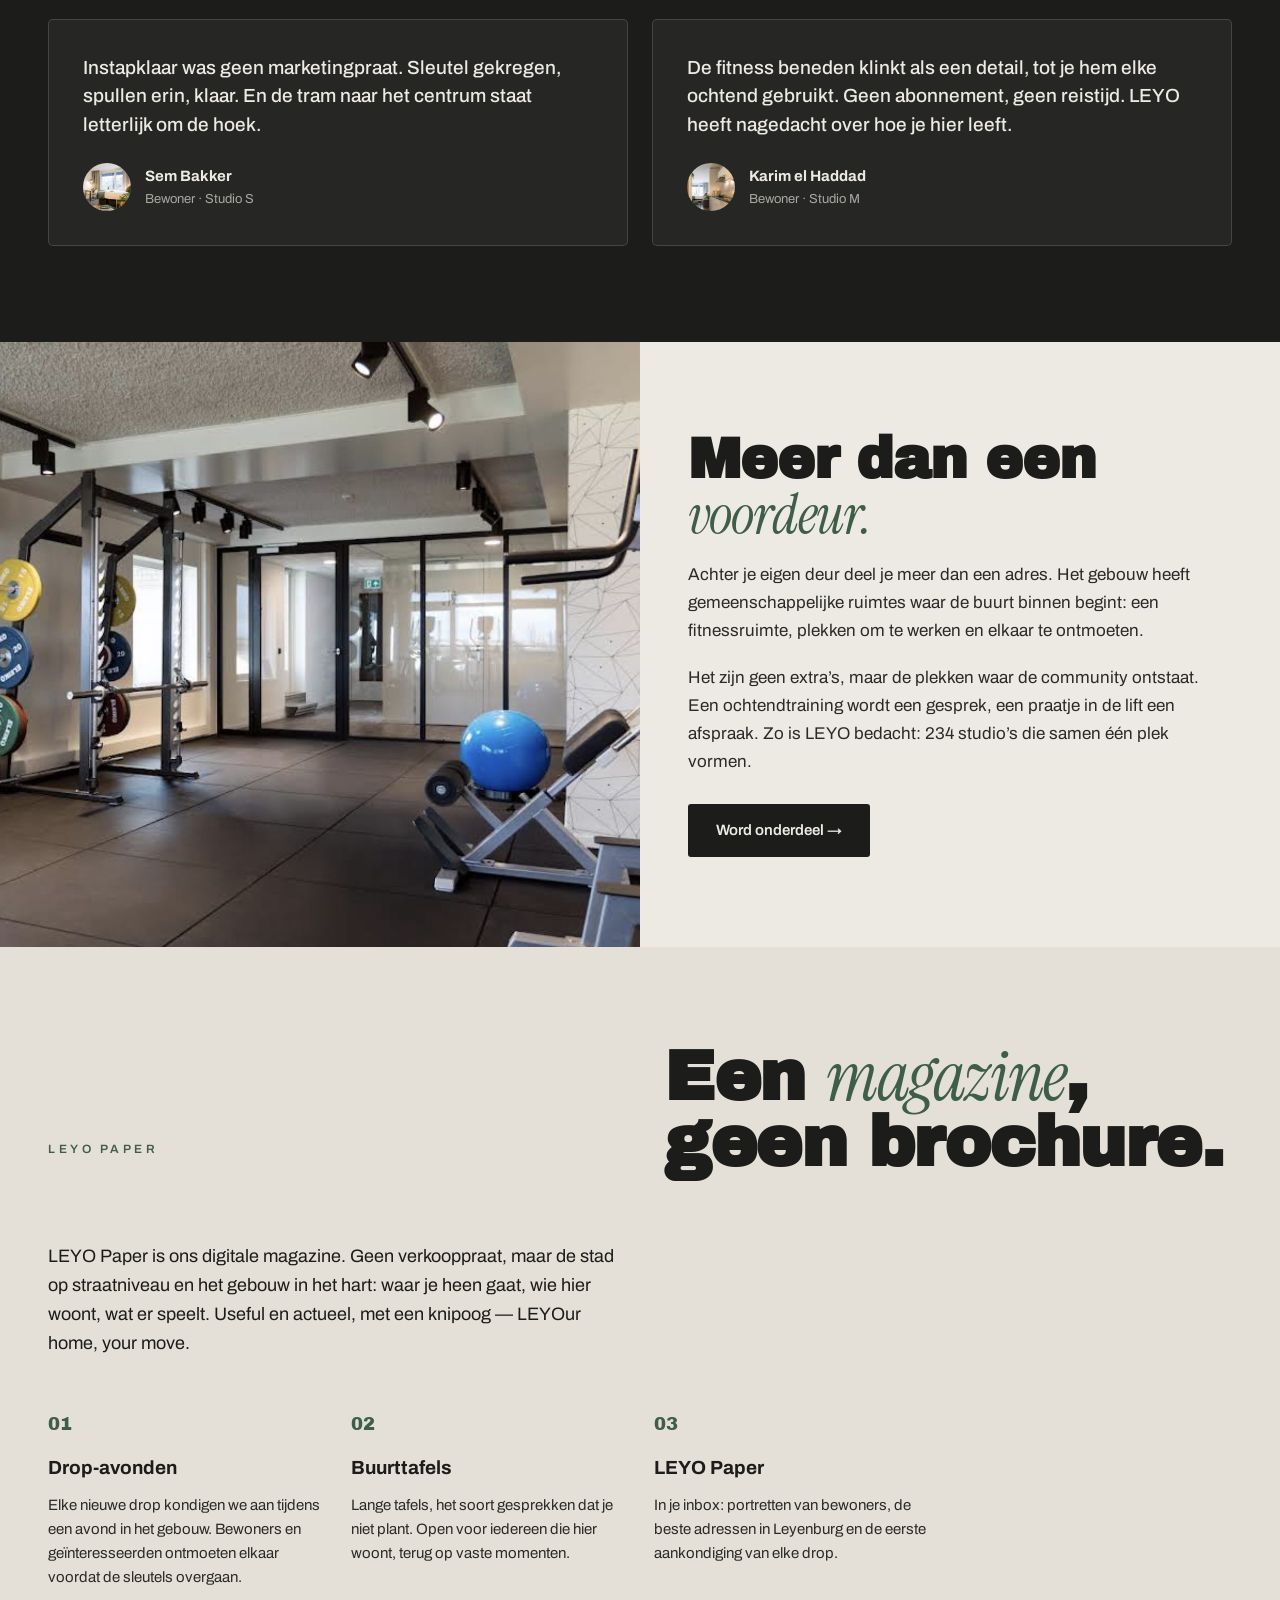
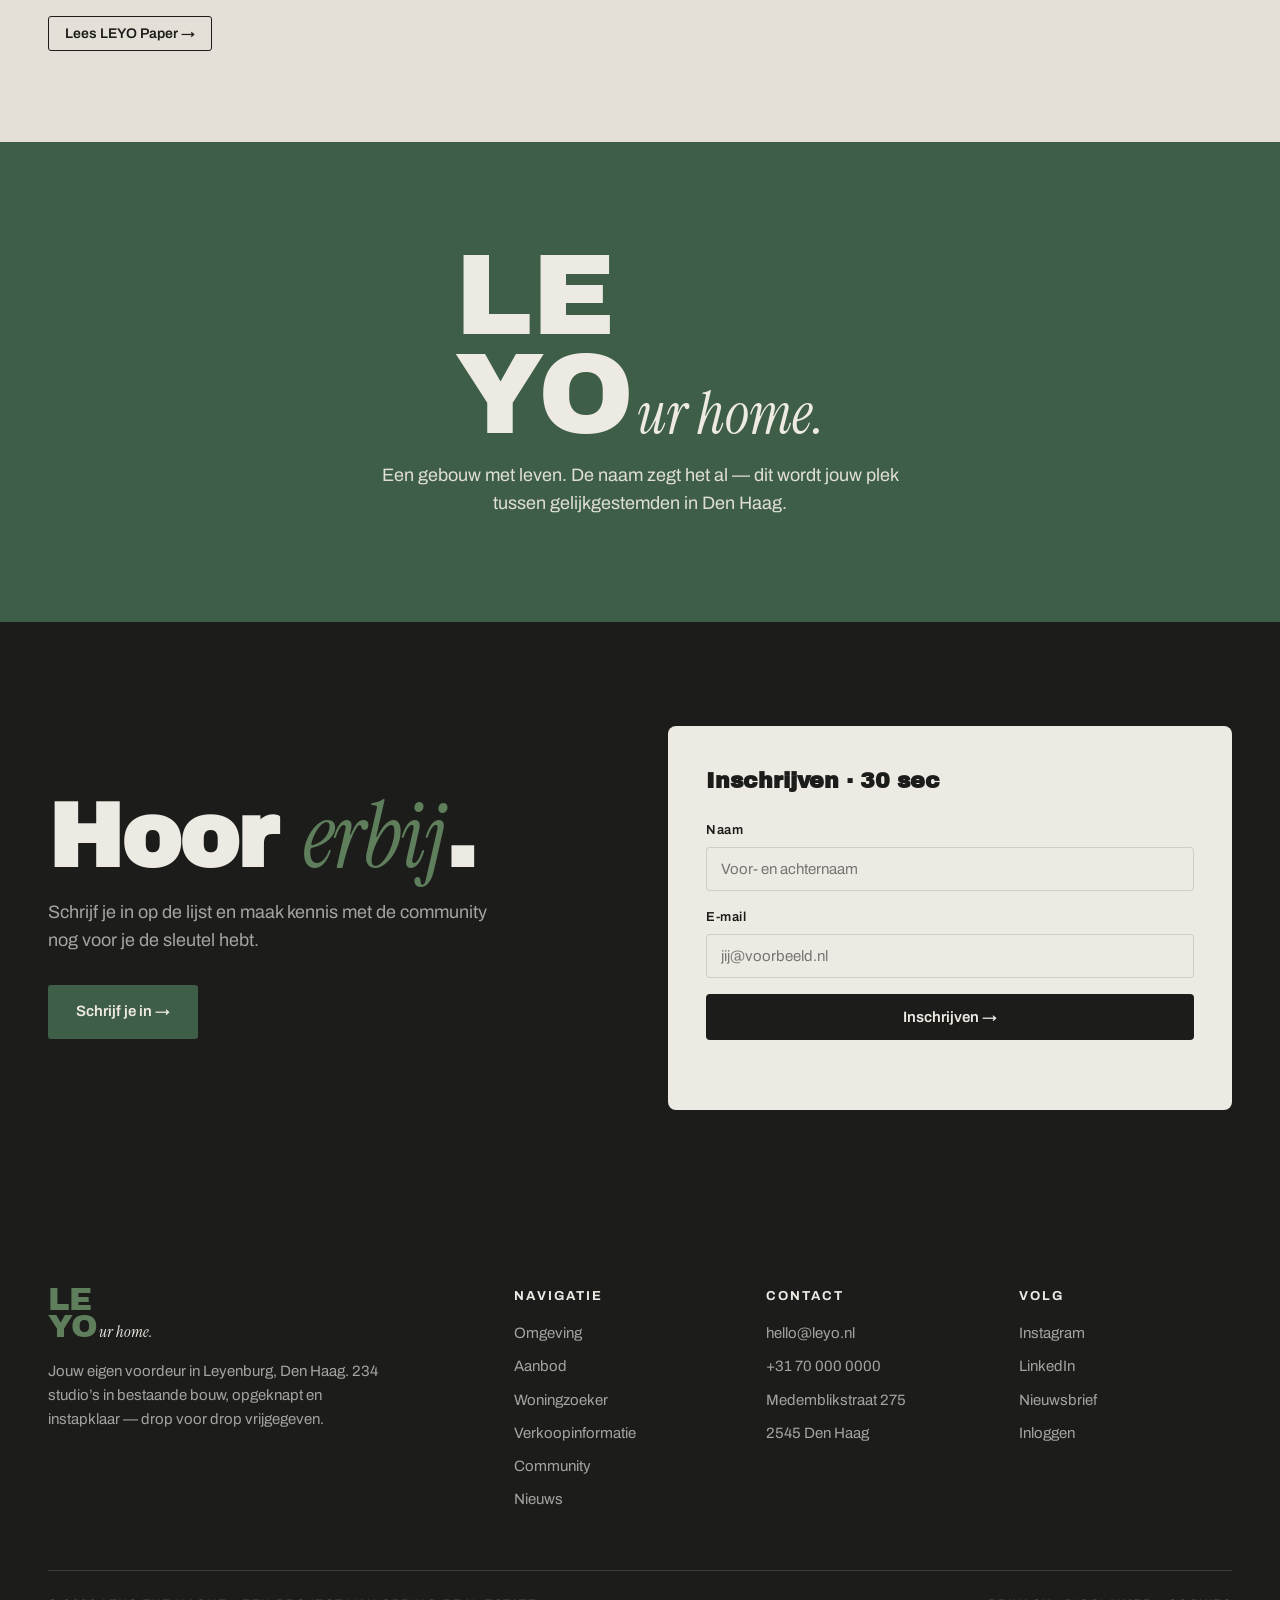
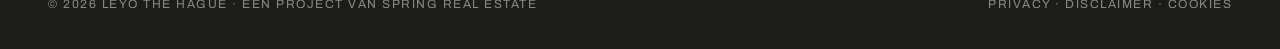
<file: community.html>
<!DOCTYPE html>
<html lang="nl">
<head>
<meta charset="UTF-8">
<meta name="viewport" content="width=device-width, initial-scale=1.0">
<title>Community — LEYO the Hague</title>
<meta name="description" content="De community van LEYO the Hague: bewoners, gedeelde ruimtes en events in een gebouw vol gelijkgestemden in Leyenburg, Den Haag.">
<link rel="preconnect" href="https://fonts.googleapis.com">
<link rel="preconnect" href="https://fonts.gstatic.com" crossorigin>
<link href="https://fonts.googleapis.com/css2?family=Archivo:wght@300;400;500;600;700;900&family=Archivo+Black&family=Instrument+Serif:ital@0;1&display=swap" rel="stylesheet">
<link rel="stylesheet" href="assets/style.css">
</head>
<body>

<div class="ticker">
  <div class="ticker-marquee">
    <span>◆ DROP 01 — NU LIVE</span><span class="ticker-dot">●</span>
    <span>234 STUDIO’S, ÉÉN ADRES</span><span class="ticker-dot">●</span>
    <span>LEYENBURG · DEN HAAG</span><span class="ticker-dot">●</span>
    <span class="t-stamp"><b>LEYO</b><em>ur home.</em></span><span class="ticker-dot">●</span>
  </div>
  <div class="ticker-marquee" aria-hidden="true">
    <span>◆ DROP 01 — NU LIVE</span><span class="ticker-dot">●</span>
    <span>234 STUDIO’S, ÉÉN ADRES</span><span class="ticker-dot">●</span>
    <span>LEYENBURG · DEN HAAG</span><span class="ticker-dot">●</span>
    <span class="t-stamp"><b>LEYO</b><em>ur home.</em></span><span class="ticker-dot">●</span>
  </div>
</div>

<nav>
  <a class="logo" href="index.html">LEYO<span class="logo-sub">the Hague</span></a>
  <button class="nav-toggle" aria-label="Menu openen"><span></span><span></span><span></span></button>
  <div class="nav-links">
    <a href="omgeving.html" data-page="omgeving.html">Omgeving</a>
    <a href="aanbod.html" data-page="aanbod.html">Aanbod</a>
    <a href="woningzoeker.html" data-page="woningzoeker.html">Woningzoeker</a>
    <a href="verkoopinformatie.html" data-page="verkoopinformatie.html">Verkoopinformatie</a>
    <a href="community.html" data-page="community.html">Community</a>
    <a href="nieuws.html" data-page="nieuws.html">Nieuws</a>
    <div class="nav-actions">
      <div class="lang"><span class="active">NL</span><span>EN</span></div>
      <a class="cta-nav" href="interesse.html">Interesse</a>
      <a class="btn-outline" href="inloggen.html">Inloggen</a>
    </div>
  </div>
</nav>

<section class="page-hero">
  <div class="page-hero-meta"><span>Bewoners</span><span>Gedeelde ruimtes</span><span>Events</span></div>
  <h1><span class="hl">LE</span>t <span class="hl">YO</span>ur life begin.</h1>
  <p class="page-hero-intro">234 studio’s, één adres — en de mensen die het thuis maken. LEYO is gemaakt voor wie nu in Den Haag begint: jonge stedelingen, starters, internationals. Een gebouw vol gelijkgestemden, met gedeelde ruimtes waar je je buren kent vanaf dag één.</p>
</section>

<div class="hero-strip img-rooftop"><div class="hero-strip-label">Dakterras · LEYO the Hague</div></div>

<section class="section section-ink">
  <div class="eyebrow">Stemmen</div>
  <h2 class="section-title">Wie hier <em>woont.</em></h2>
  <div class="quote-grid">
    <div class="quote-card">
      <blockquote>Mijn eerste plek die echt van mezelf is. Ik kwam voor de studio, maar ik blijf voor de buren — koffie in de gedeelde ruimte, samen naar de tram.</blockquote>
      <div class="quote-by">
        <div class="quote-avatar img-bedroom"></div>
        <div><div class="quote-by-name">Marit de Vos</div><div class="quote-by-role">Bewoner · Studio M</div></div>
      </div>
    </div>
    <div class="quote-card">
      <blockquote>I moved here from Lisbon for work. Within a week I knew half the building. A studio of my own, and a city that started to feel like home almost immediately.</blockquote>
      <div class="quote-by">
        <div class="quote-avatar img-living"></div>
        <div><div class="quote-by-name">Tiago Ferreira</div><div class="quote-by-role">Bewoner · Studio L</div></div>
      </div>
    </div>
    <div class="quote-card">
      <blockquote>Instapklaar was geen marketingpraat. Sleutel gekregen, spullen erin, klaar. En de tram naar het centrum staat letterlijk om de hoek.</blockquote>
      <div class="quote-by">
        <div class="quote-avatar img-studio"></div>
        <div><div class="quote-by-name">Sem Bakker</div><div class="quote-by-role">Bewoner · Studio S</div></div>
      </div>
    </div>
    <div class="quote-card">
      <blockquote>De fitness beneden klinkt als een detail, tot je hem elke ochtend gebruikt. Geen abonnement, geen reistijd. LEYO heeft nagedacht over hoe je hier leeft.</blockquote>
      <div class="quote-by">
        <div class="quote-avatar img-kitchen"></div>
        <div><div class="quote-by-name">Karim el Haddad</div><div class="quote-by-role">Bewoner · Studio M</div></div>
      </div>
    </div>
  </div>
</section>

<div class="feature-split">
  <div class="fs-img img-gym"></div>
  <div class="fs-text">
    <h2>Meer dan een <em>voordeur.</em></h2>
    <p>Achter je eigen deur deel je meer dan een adres. Het gebouw heeft gemeenschappelijke ruimtes waar de buurt binnen begint: een fitnessruimte, plekken om te werken en elkaar te ontmoeten.</p>
    <p>Het zijn geen extra’s, maar de plekken waar de community ontstaat. Een ochtendtraining wordt een gesprek, een praatje in de lift een afspraak. Zo is LEYO bedacht: 234 studio’s die samen één plek vormen.</p>
    <a class="btn-ink" href="interesse.html">Word onderdeel →</a>
  </div>
</div>

<section class="section section-bone">
  <div class="section-header-2">
    <div class="eyebrow">LEYO Paper</div>
    <h2 class="section-title">Een <em>magazine</em>,<br>geen brochure.</h2>
    <p class="section-lead">LEYO Paper is ons digitale magazine. Geen verkooppraat, maar de stad op straatniveau en het gebouw in het hart: waar je heen gaat, wie hier woont, wat er speelt. Useful en actueel, met een knipoog — LEYOur home, your move.</p>
  </div>
  <div class="steps">
    <div class="step"><div class="step-num">01</div><h4>Drop-avonden</h4><p>Elke nieuwe drop kondigen we aan tijdens een avond in het gebouw. Bewoners en geïnteresseerden ontmoeten elkaar voordat de sleutels overgaan.</p></div>
    <div class="step"><div class="step-num">02</div><h4>Buurttafels</h4><p>Lange tafels, het soort gesprekken dat je niet plant. Open voor iedereen die hier woont, terug op vaste momenten.</p></div>
    <div class="step"><div class="step-num">03</div><h4>LEYO Paper</h4><p>In je inbox: portretten van bewoners, de beste adressen in Leyenburg en de eerste aankondiging van elke drop.</p></div>
  </div>
  <p style="margin-top:32px;"><a class="btn-outline" href="nieuws.html">Lees LEYO Paper →</a></p>
</section>

<section class="stampband">
  <div class="stampband-inner">
    <div class="big"><span class="ls ls-le">LE</span><span class="ls ls-yo">YO<em class="ls-ur">ur home.</em></span></div>
    <p>Een gebouw met leven. De naam zegt het al — dit wordt jouw plek tussen gelijkgestemden in Den Haag.</p>
  </div>
</section>

<section class="cta-section">
  <div class="cta-grid">
    <div>
      <h2>Hoor <em>erbij</em>.</h2>
      <p>Schrijf je in op de lijst en maak kennis met de community nog voor je de sleutel hebt.</p>
      <a class="btn-rust" href="interesse.html">Schrijf je in →</a>
    </div>
    <div class="form-card">
      <h3>Inschrijven · 30 sec</h3>
      <form data-demo>
        <div class="field"><label>Naam</label><input type="text" placeholder="Voor- en achternaam" required></div>
        <div class="field"><label>E-mail</label><input type="email" placeholder="jij@voorbeeld.nl" required></div>
        <button type="submit">Inschrijven →</button>
        <div class="form-msg"></div>
      </form>
    </div>
  </div>
</section>

<footer>
  <div class="footer-grid">
    <div>
      <a class="footer-logo" href="index.html"><span class="ls ls-le">LE</span><span class="ls ls-yo">YO<em class="ls-ur">ur home.</em></span></a>
      <p class="footer-tagline">Jouw eigen voordeur in Leyenburg, Den Haag. 234 studio’s in bestaande bouw, opgeknapt en instapklaar — drop voor drop vrijgegeven.</p>
    </div>
    <div class="footer-col">
      <h4>Navigatie</h4>
      <a href="omgeving.html">Omgeving</a>
      <a href="aanbod.html">Aanbod</a>
      <a href="woningzoeker.html">Woningzoeker</a>
      <a href="verkoopinformatie.html">Verkoopinformatie</a>
      <a href="community.html">Community</a>
      <a href="nieuws.html">Nieuws</a>
    </div>
    <div class="footer-col">
      <h4>Contact</h4>
      <a href="mailto:hello@leyo.nl">hello@leyo.nl</a>
      <a href="tel:+31700000000">+31 70 000 0000</a>
      <a href="#">Medemblikstraat 275</a>
      <a href="#">2545 Den Haag</a>
    </div>
    <div class="footer-col">
      <h4>Volg</h4>
      <a href="#">Instagram</a>
      <a href="#">LinkedIn</a>
      <a href="interesse.html">Nieuwsbrief</a>
      <a href="inloggen.html">Inloggen</a>
    </div>
  </div>
  <div class="footer-bottom">
    <span>© 2026 LEYO the Hague · Een project van Spring Real Estate</span>
    <span>PRIVACY · DISCLAIMER · COOKIES</span>
  </div>
</footer>

<script src="assets/script.js"></script>
</body>
</html>
</file>
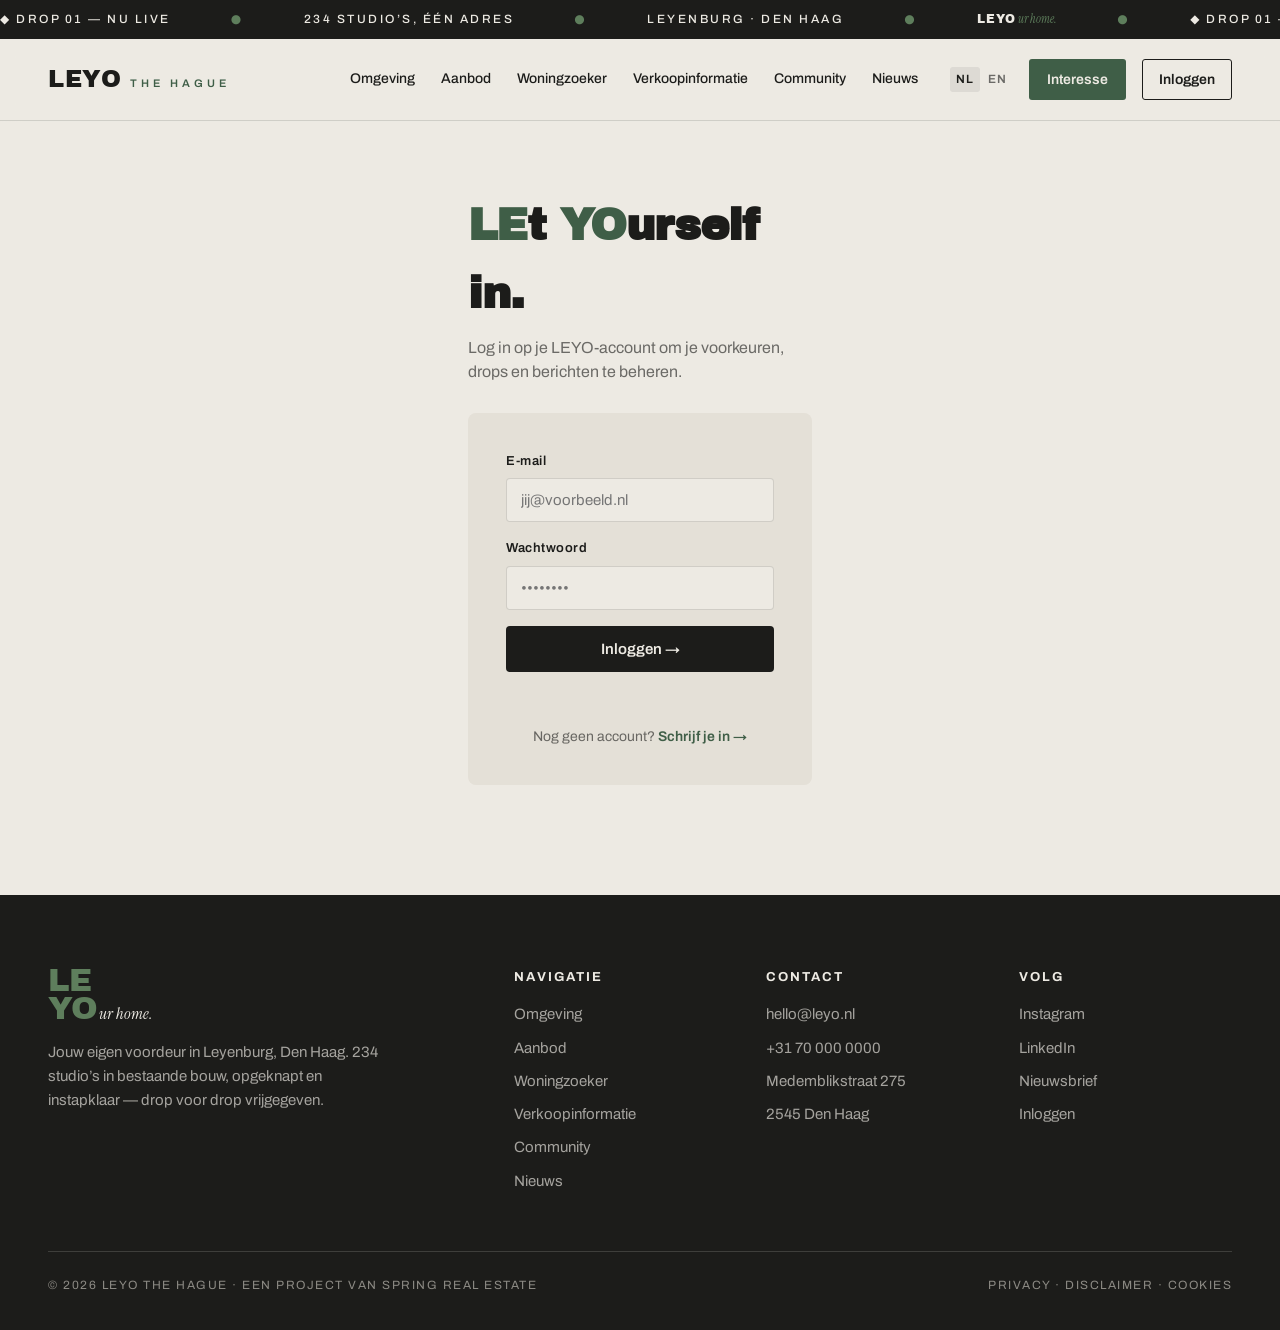
<file: inloggen.html>
<!DOCTYPE html>
<html lang="nl">
<head>
<meta charset="UTF-8">
<meta name="viewport" content="width=device-width, initial-scale=1.0">
<title>Inloggen — LEYO the Hague</title>
<meta name="description" content="Log in op je LEYO-account om je voorkeuren en drops te beheren.">
<link rel="preconnect" href="https://fonts.googleapis.com">
<link rel="preconnect" href="https://fonts.gstatic.com" crossorigin>
<link href="https://fonts.googleapis.com/css2?family=Archivo:wght@300;400;500;600;700;900&family=Archivo+Black&family=Instrument+Serif:ital@0;1&display=swap" rel="stylesheet">
<link rel="stylesheet" href="assets/style.css">
</head>
<body>

<div class="ticker">
  <div class="ticker-marquee">
    <span>◆ DROP 01 — NU LIVE</span><span class="ticker-dot">●</span>
    <span>234 STUDIO’S, ÉÉN ADRES</span><span class="ticker-dot">●</span>
    <span>LEYENBURG · DEN HAAG</span><span class="ticker-dot">●</span>
    <span class="t-stamp"><b>LEYO</b><em>ur home.</em></span><span class="ticker-dot">●</span>
  </div>
  <div class="ticker-marquee" aria-hidden="true">
    <span>◆ DROP 01 — NU LIVE</span><span class="ticker-dot">●</span>
    <span>234 STUDIO’S, ÉÉN ADRES</span><span class="ticker-dot">●</span>
    <span>LEYENBURG · DEN HAAG</span><span class="ticker-dot">●</span>
    <span class="t-stamp"><b>LEYO</b><em>ur home.</em></span><span class="ticker-dot">●</span>
  </div>
</div>

<nav>
  <a class="logo" href="index.html">LEYO<span class="logo-sub">the Hague</span></a>
  <button class="nav-toggle" aria-label="Menu openen"><span></span><span></span><span></span></button>
  <div class="nav-links">
    <a href="omgeving.html" data-page="omgeving.html">Omgeving</a>
    <a href="aanbod.html" data-page="aanbod.html">Aanbod</a>
    <a href="woningzoeker.html" data-page="woningzoeker.html">Woningzoeker</a>
    <a href="verkoopinformatie.html" data-page="verkoopinformatie.html">Verkoopinformatie</a>
    <a href="community.html" data-page="community.html">Community</a>
    <a href="nieuws.html" data-page="nieuws.html">Nieuws</a>
    <div class="nav-actions">
      <div class="lang"><span class="active">NL</span><span>EN</span></div>
      <a class="cta-nav" href="interesse.html">Interesse</a>
      <a class="btn-outline" href="inloggen.html">Inloggen</a>
    </div>
  </div>
</nav>

<div class="auth">
  <h1><span class="hl">LE</span>t <span class="hl">YO</span>urself in.</h1>
  <p class="sub">Log in op je LEYO-account om je voorkeuren, drops en berichten te beheren.</p>
  <div class="form-card">
    <form data-demo data-success="Welkom terug — je bent ingelogd (demo).">
      <div class="field"><label>E-mail</label><input type="email" placeholder="jij@voorbeeld.nl" required></div>
      <div class="field"><label>Wachtwoord</label><input type="password" placeholder="••••••••" required></div>
      <button type="submit">Inloggen →</button>
      <div class="form-msg"></div>
    </form>
    <div class="auth-alt">Nog geen account? <a href="interesse.html">Schrijf je in →</a></div>
  </div>
</div>

<footer>
  <div class="footer-grid">
    <div>
      <a class="footer-logo" href="index.html"><span class="ls ls-le">LE</span><span class="ls ls-yo">YO<em class="ls-ur">ur home.</em></span></a>
      <p class="footer-tagline">Jouw eigen voordeur in Leyenburg, Den Haag. 234 studio’s in bestaande bouw, opgeknapt en instapklaar — drop voor drop vrijgegeven.</p>
    </div>
    <div class="footer-col">
      <h4>Navigatie</h4>
      <a href="omgeving.html">Omgeving</a>
      <a href="aanbod.html">Aanbod</a>
      <a href="woningzoeker.html">Woningzoeker</a>
      <a href="verkoopinformatie.html">Verkoopinformatie</a>
      <a href="community.html">Community</a>
      <a href="nieuws.html">Nieuws</a>
    </div>
    <div class="footer-col">
      <h4>Contact</h4>
      <a href="mailto:hello@leyo.nl">hello@leyo.nl</a>
      <a href="tel:+31700000000">+31 70 000 0000</a>
      <a href="#">Medemblikstraat 275</a>
      <a href="#">2545 Den Haag</a>
    </div>
    <div class="footer-col">
      <h4>Volg</h4>
      <a href="#">Instagram</a>
      <a href="#">LinkedIn</a>
      <a href="interesse.html">Nieuwsbrief</a>
      <a href="inloggen.html">Inloggen</a>
    </div>
  </div>
  <div class="footer-bottom">
    <span>© 2026 LEYO the Hague · Een project van Spring Real Estate</span>
    <span>PRIVACY · DISCLAIMER · COOKIES</span>
  </div>
</footer>

<script src="assets/script.js"></script>
</body>
</html>
</file>
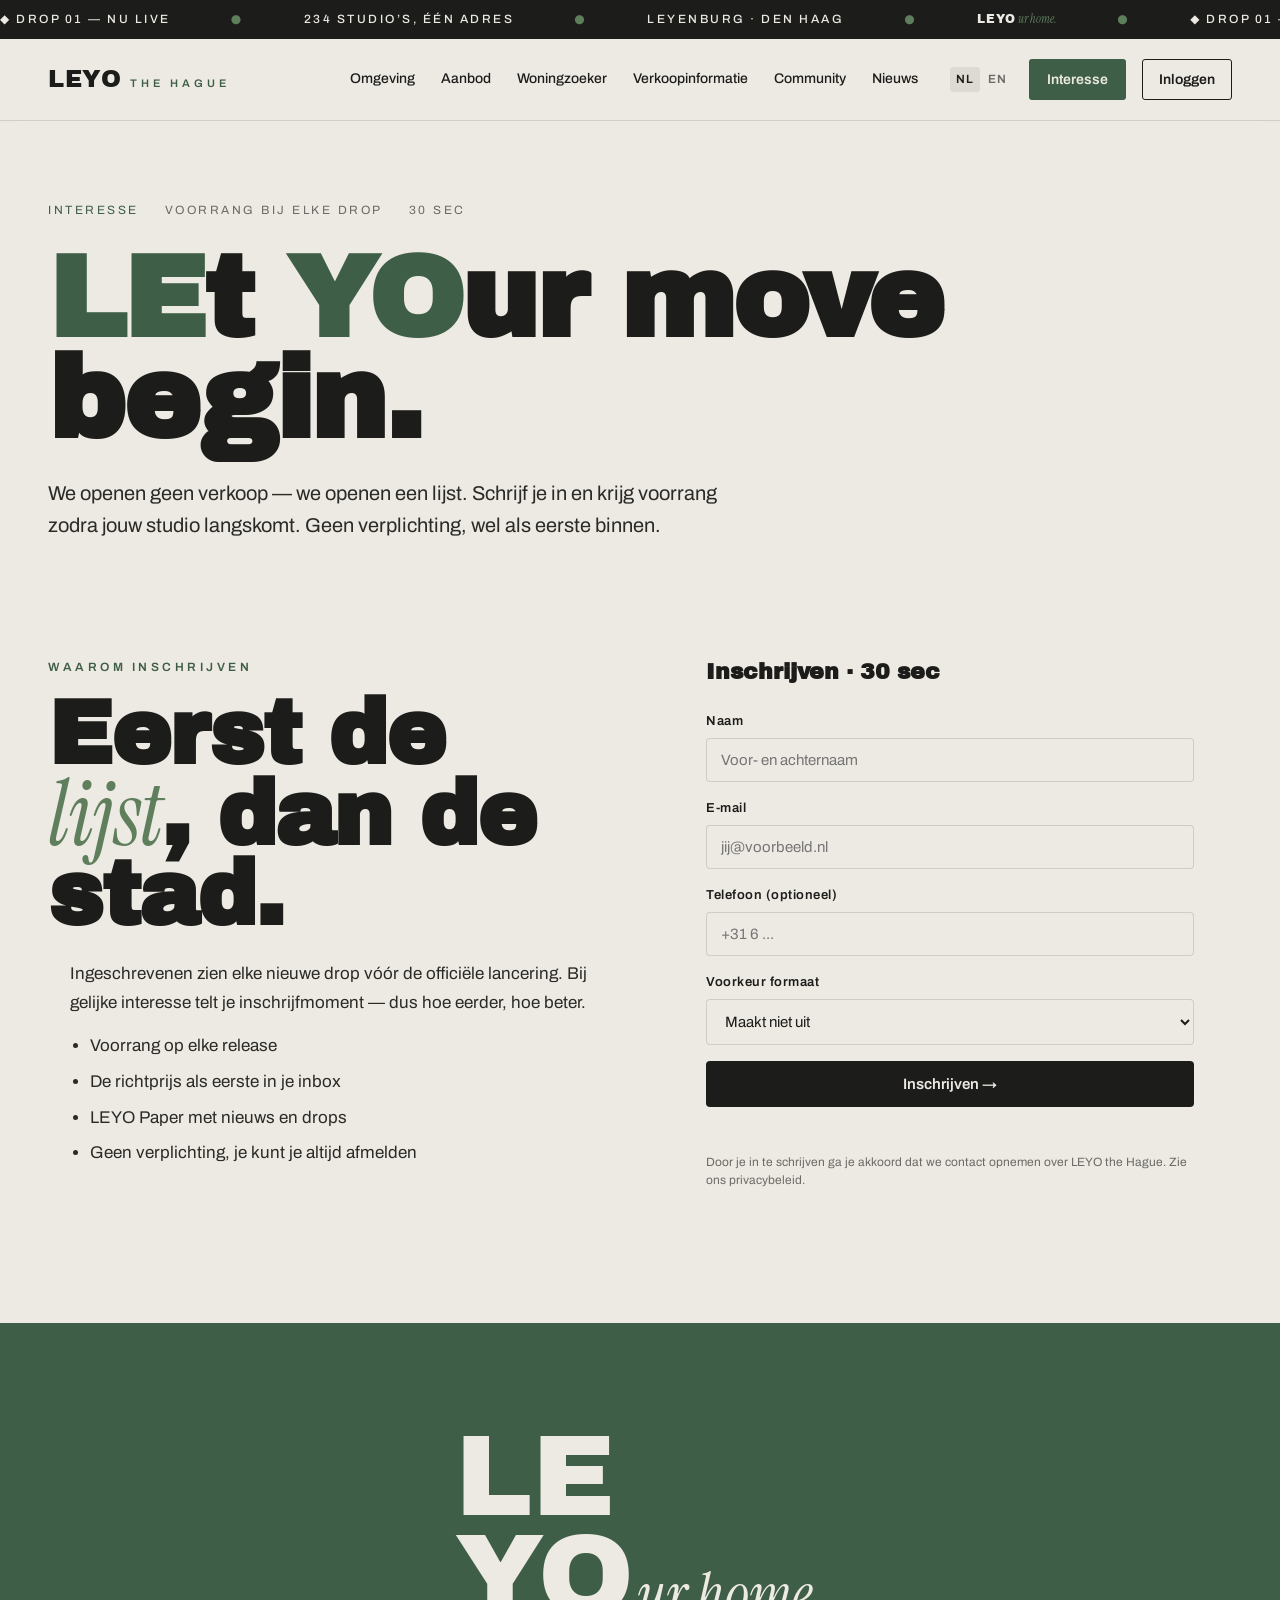
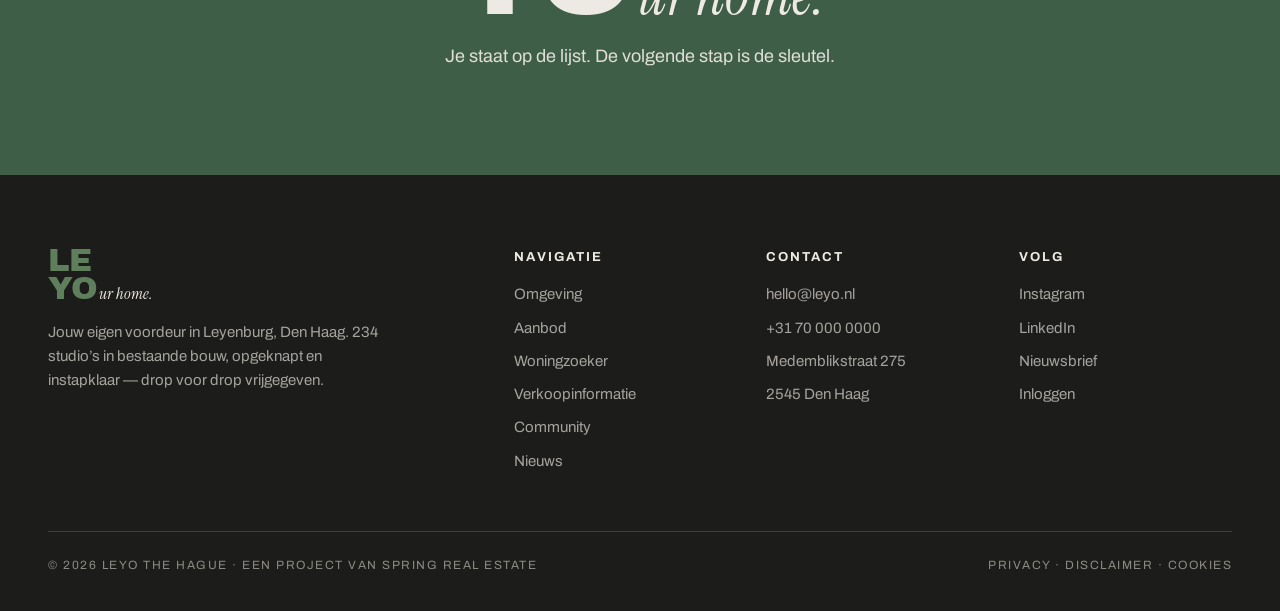
<file: interesse.html>
<!DOCTYPE html>
<html lang="nl">
<head>
<meta charset="UTF-8">
<meta name="viewport" content="width=device-width, initial-scale=1.0">
<title>Interesse — LEYO the Hague</title>
<meta name="description" content="Schrijf je in voor LEYO the Hague en krijg voorrang bij elke drop. 234 studio's in Leyenburg, Den Haag.">
<link rel="preconnect" href="https://fonts.googleapis.com">
<link rel="preconnect" href="https://fonts.gstatic.com" crossorigin>
<link href="https://fonts.googleapis.com/css2?family=Archivo:wght@300;400;500;600;700;900&family=Archivo+Black&family=Instrument+Serif:ital@0;1&display=swap" rel="stylesheet">
<link rel="stylesheet" href="assets/style.css">
</head>
<body>

<div class="ticker">
  <div class="ticker-marquee">
    <span>◆ DROP 01 — NU LIVE</span><span class="ticker-dot">●</span>
    <span>234 STUDIO’S, ÉÉN ADRES</span><span class="ticker-dot">●</span>
    <span>LEYENBURG · DEN HAAG</span><span class="ticker-dot">●</span>
    <span class="t-stamp"><b>LEYO</b><em>ur home.</em></span><span class="ticker-dot">●</span>
  </div>
  <div class="ticker-marquee" aria-hidden="true">
    <span>◆ DROP 01 — NU LIVE</span><span class="ticker-dot">●</span>
    <span>234 STUDIO’S, ÉÉN ADRES</span><span class="ticker-dot">●</span>
    <span>LEYENBURG · DEN HAAG</span><span class="ticker-dot">●</span>
    <span class="t-stamp"><b>LEYO</b><em>ur home.</em></span><span class="ticker-dot">●</span>
  </div>
</div>

<nav>
  <a class="logo" href="index.html">LEYO<span class="logo-sub">the Hague</span></a>
  <button class="nav-toggle" aria-label="Menu openen"><span></span><span></span><span></span></button>
  <div class="nav-links">
    <a href="omgeving.html" data-page="omgeving.html">Omgeving</a>
    <a href="aanbod.html" data-page="aanbod.html">Aanbod</a>
    <a href="woningzoeker.html" data-page="woningzoeker.html">Woningzoeker</a>
    <a href="verkoopinformatie.html" data-page="verkoopinformatie.html">Verkoopinformatie</a>
    <a href="community.html" data-page="community.html">Community</a>
    <a href="nieuws.html" data-page="nieuws.html">Nieuws</a>
    <div class="nav-actions">
      <div class="lang"><span class="active">NL</span><span>EN</span></div>
      <a class="cta-nav" href="interesse.html">Interesse</a>
      <a class="btn-outline" href="inloggen.html">Inloggen</a>
    </div>
  </div>
</nav>

<section class="page-hero">
  <div class="page-hero-meta"><span>Interesse</span><span>Voorrang bij elke drop</span><span>30 sec</span></div>
  <h1><span class="hl">LE</span>t <span class="hl">YO</span>ur move begin.</h1>
  <p class="page-hero-intro">We openen geen verkoop — we openen een lijst. Schrijf je in en krijg voorrang zodra jouw studio langskomt. Geen verplichting, wel als eerste binnen.</p>
</section>

<section class="section" style="padding-top:20px;">
  <div class="cta-grid" style="max-width:var(--maxw);margin:0 auto;">
    <div>
      <div class="eyebrow">Waarom inschrijven</div>
      <h2 class="section-title" style="margin-bottom:24px;">Eerst de <em>lijst</em>, dan de stad.</h2>
      <div class="prose" style="padding:0;max-width:520px;">
        <p>Ingeschrevenen zien elke nieuwe drop vóór de officiële lancering. Bij gelijke interesse telt je inschrijfmoment — dus hoe eerder, hoe beter.</p>
        <ul>
          <li>Voorrang op elke release</li>
          <li>De richtprijs als eerste in je inbox</li>
          <li>LEYO Paper met nieuws en drops</li>
          <li>Geen verplichting, je kunt je altijd afmelden</li>
        </ul>
      </div>
    </div>
    <div class="form-card">
      <h3>Inschrijven · 30 sec</h3>
      <form data-demo data-success="Bedankt — je staat op de lijst. We laten van ons horen bij de eerstvolgende drop.">
        <div class="field"><label>Naam</label><input type="text" placeholder="Voor- en achternaam" required></div>
        <div class="field"><label>E-mail</label><input type="email" placeholder="jij@voorbeeld.nl" required></div>
        <div class="field"><label>Telefoon (optioneel)</label><input type="tel" placeholder="+31 6 ..."></div>
        <div class="field"><label>Voorkeur formaat</label>
          <select>
            <option>Maakt niet uit</option>
            <option>Studio S · ±21–23 m²</option>
            <option>Studio M · ±24–28 m²</option>
            <option>Studio L · ±32–37 m²</option>
            <option>Studio XL · ±38–41 m²</option>
          </select>
        </div>
        <button type="submit">Inschrijven →</button>
        <div class="form-msg"></div>
        <p class="form-note">Door je in te schrijven ga je akkoord dat we contact opnemen over LEYO the Hague. Zie ons privacybeleid.</p>
      </form>
    </div>
  </div>
</section>

<section class="stampband">
  <div class="stampband-inner">
    <div class="big"><span class="ls ls-le">LE</span><span class="ls ls-yo">YO<em class="ls-ur">ur home.</em></span></div>
    <p>Je staat op de lijst. De volgende stap is de sleutel.</p>
  </div>
</section>

<footer>
  <div class="footer-grid">
    <div>
      <a class="footer-logo" href="index.html"><span class="ls ls-le">LE</span><span class="ls ls-yo">YO<em class="ls-ur">ur home.</em></span></a>
      <p class="footer-tagline">Jouw eigen voordeur in Leyenburg, Den Haag. 234 studio’s in bestaande bouw, opgeknapt en instapklaar — drop voor drop vrijgegeven.</p>
    </div>
    <div class="footer-col">
      <h4>Navigatie</h4>
      <a href="omgeving.html">Omgeving</a>
      <a href="aanbod.html">Aanbod</a>
      <a href="woningzoeker.html">Woningzoeker</a>
      <a href="verkoopinformatie.html">Verkoopinformatie</a>
      <a href="community.html">Community</a>
      <a href="nieuws.html">Nieuws</a>
    </div>
    <div class="footer-col">
      <h4>Contact</h4>
      <a href="mailto:hello@leyo.nl">hello@leyo.nl</a>
      <a href="tel:+31700000000">+31 70 000 0000</a>
      <a href="#">Medemblikstraat 275</a>
      <a href="#">2545 Den Haag</a>
    </div>
    <div class="footer-col">
      <h4>Volg</h4>
      <a href="#">Instagram</a>
      <a href="#">LinkedIn</a>
      <a href="interesse.html">Nieuwsbrief</a>
      <a href="inloggen.html">Inloggen</a>
    </div>
  </div>
  <div class="footer-bottom">
    <span>© 2026 LEYO the Hague · Een project van Spring Real Estate</span>
    <span>PRIVACY · DISCLAIMER · COOKIES</span>
  </div>
</footer>

<script src="assets/script.js"></script>
</body>
</html>
</file>
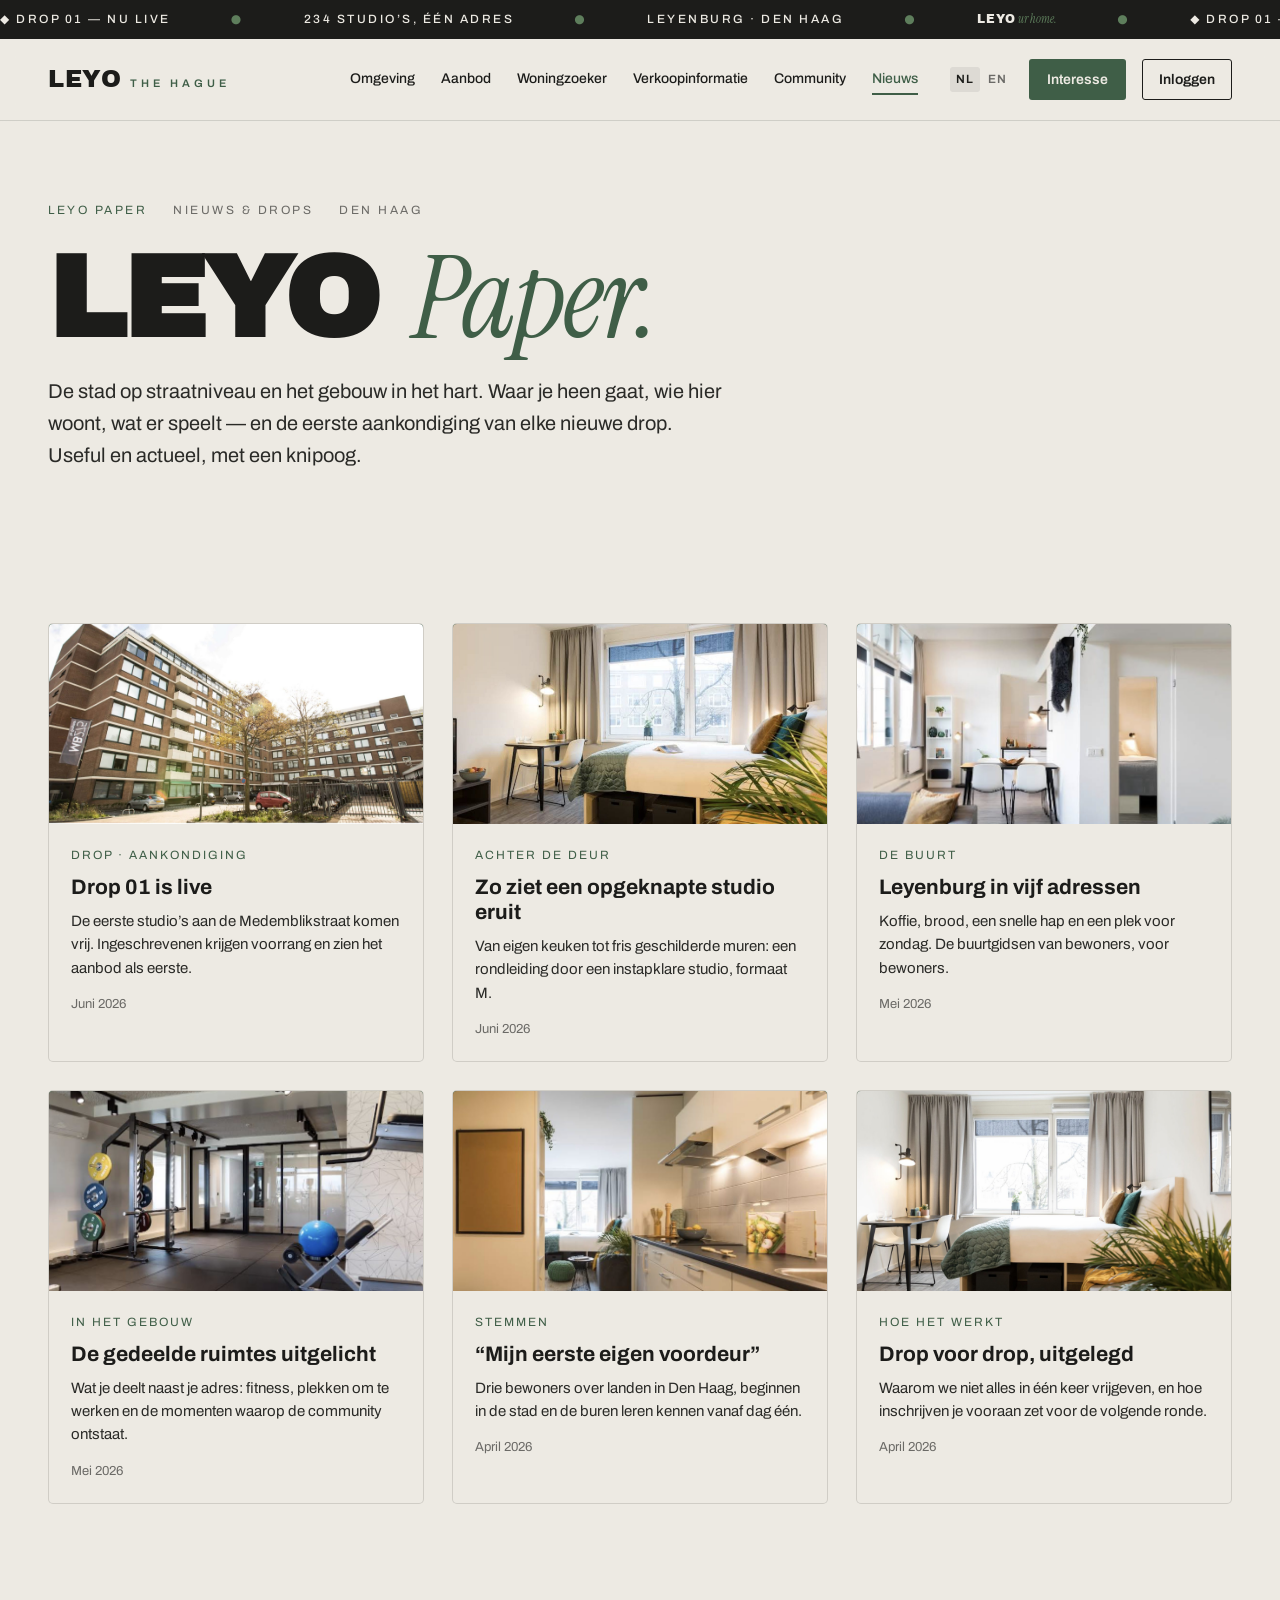
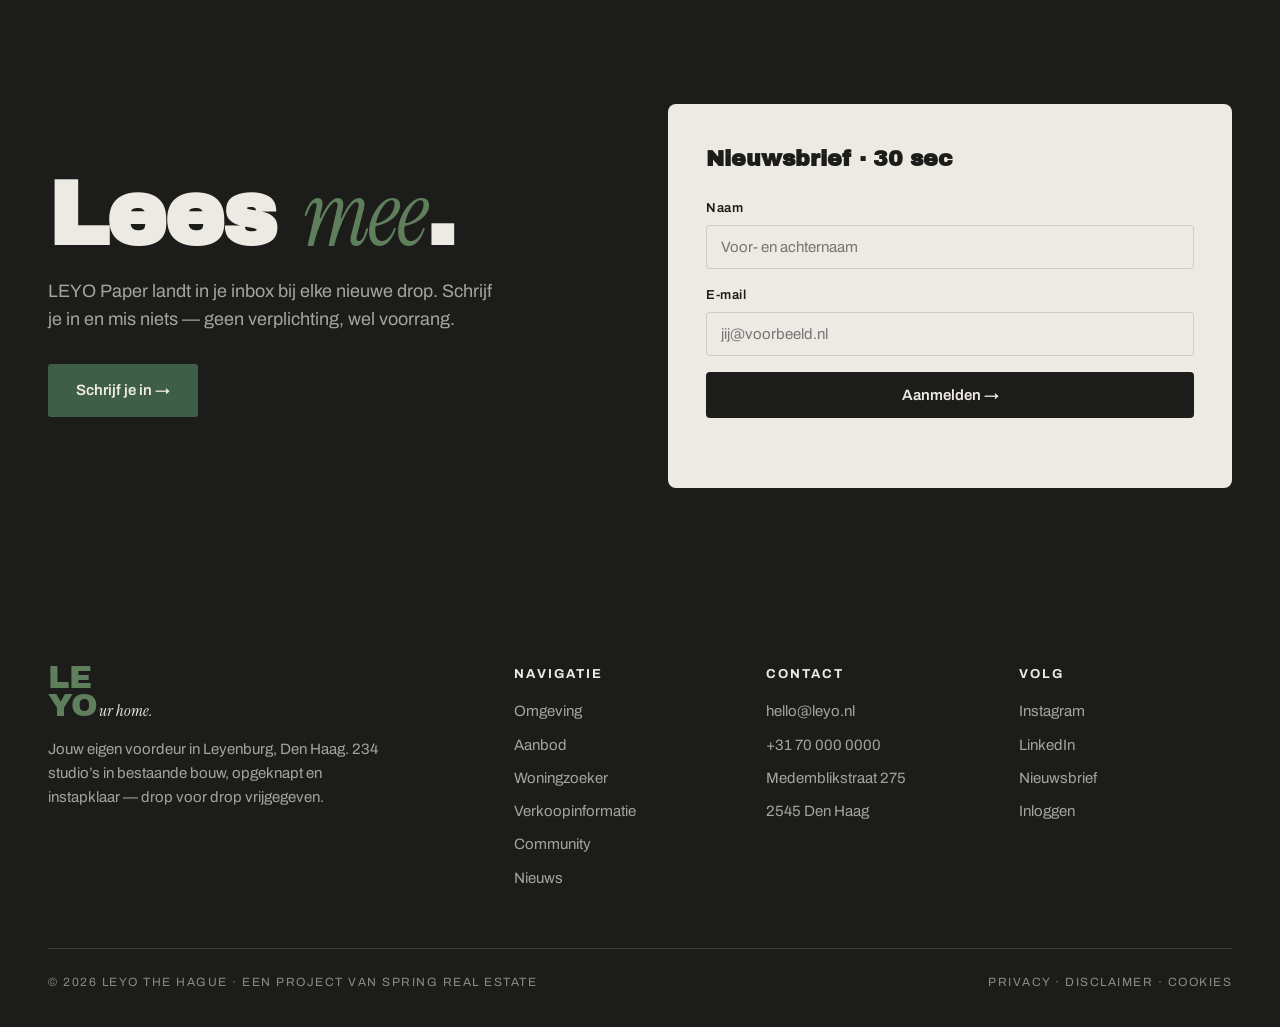
<file: nieuws.html>
<!DOCTYPE html>
<html lang="nl">
<head>
<meta charset="UTF-8">
<meta name="viewport" content="width=device-width, initial-scale=1.0">
<title>Nieuws — LEYO the Hague · LEYO Paper</title>
<meta name="description" content="LEYO Paper — nieuws, drops en verhalen uit Leyenburg, Den Haag. Het laatste rond LEYO the Hague.">
<link rel="preconnect" href="https://fonts.googleapis.com">
<link rel="preconnect" href="https://fonts.gstatic.com" crossorigin>
<link href="https://fonts.googleapis.com/css2?family=Archivo:wght@300;400;500;600;700;900&family=Archivo+Black&family=Instrument+Serif:ital@0;1&display=swap" rel="stylesheet">
<link rel="stylesheet" href="assets/style.css">
</head>
<body>

<div class="ticker">
  <div class="ticker-marquee">
    <span>◆ DROP 01 — NU LIVE</span><span class="ticker-dot">●</span>
    <span>234 STUDIO’S, ÉÉN ADRES</span><span class="ticker-dot">●</span>
    <span>LEYENBURG · DEN HAAG</span><span class="ticker-dot">●</span>
    <span class="t-stamp"><b>LEYO</b><em>ur home.</em></span><span class="ticker-dot">●</span>
  </div>
  <div class="ticker-marquee" aria-hidden="true">
    <span>◆ DROP 01 — NU LIVE</span><span class="ticker-dot">●</span>
    <span>234 STUDIO’S, ÉÉN ADRES</span><span class="ticker-dot">●</span>
    <span>LEYENBURG · DEN HAAG</span><span class="ticker-dot">●</span>
    <span class="t-stamp"><b>LEYO</b><em>ur home.</em></span><span class="ticker-dot">●</span>
  </div>
</div>

<nav>
  <a class="logo" href="index.html">LEYO<span class="logo-sub">the Hague</span></a>
  <button class="nav-toggle" aria-label="Menu openen"><span></span><span></span><span></span></button>
  <div class="nav-links">
    <a href="omgeving.html" data-page="omgeving.html">Omgeving</a>
    <a href="aanbod.html" data-page="aanbod.html">Aanbod</a>
    <a href="woningzoeker.html" data-page="woningzoeker.html">Woningzoeker</a>
    <a href="verkoopinformatie.html" data-page="verkoopinformatie.html">Verkoopinformatie</a>
    <a href="community.html" data-page="community.html">Community</a>
    <a href="nieuws.html" data-page="nieuws.html">Nieuws</a>
    <div class="nav-actions">
      <div class="lang"><span class="active">NL</span><span>EN</span></div>
      <a class="cta-nav" href="interesse.html">Interesse</a>
      <a class="btn-outline" href="inloggen.html">Inloggen</a>
    </div>
  </div>
</nav>

<section class="page-hero">
  <div class="page-hero-meta"><span>LEYO Paper</span><span>Nieuws & drops</span><span>Den Haag</span></div>
  <h1>LEYO <em>Paper.</em></h1>
  <p class="page-hero-intro">De stad op straatniveau en het gebouw in het hart. Waar je heen gaat, wie hier woont, wat er speelt — en de eerste aankondiging van elke nieuwe drop. Useful en actueel, met een knipoog.</p>
</section>

<section class="section">
  <div class="news-grid">

    <a class="news-card" href="#">
      <div class="news-img img-facade"></div>
      <div class="news-body">
        <div class="news-tag">Drop · Aankondiging</div>
        <h3>Drop 01 is live</h3>
        <p>De eerste studio’s aan de Medemblikstraat komen vrij. Ingeschrevenen krijgen voorrang en zien het aanbod als eerste.</p>
        <div class="news-date">Juni 2026</div>
      </div>
    </a>

    <a class="news-card" href="#">
      <div class="news-img img-studio"></div>
      <div class="news-body">
        <div class="news-tag">Achter de deur</div>
        <h3>Zo ziet een opgeknapte studio eruit</h3>
        <p>Van eigen keuken tot fris geschilderde muren: een rondleiding door een instapklare studio, formaat M.</p>
        <div class="news-date">Juni 2026</div>
      </div>
    </a>

    <a class="news-card" href="#">
      <div class="news-img img-living"></div>
      <div class="news-body">
        <div class="news-tag">De buurt</div>
        <h3>Leyenburg in vijf adressen</h3>
        <p>Koffie, brood, een snelle hap en een plek voor zondag. De buurtgidsen van bewoners, voor bewoners.</p>
        <div class="news-date">Mei 2026</div>
      </div>
    </a>

    <a class="news-card" href="#">
      <div class="news-img img-gym"></div>
      <div class="news-body">
        <div class="news-tag">In het gebouw</div>
        <h3>De gedeelde ruimtes uitgelicht</h3>
        <p>Wat je deelt naast je adres: fitness, plekken om te werken en de momenten waarop de community ontstaat.</p>
        <div class="news-date">Mei 2026</div>
      </div>
    </a>

    <a class="news-card" href="#">
      <div class="news-img img-kitchen"></div>
      <div class="news-body">
        <div class="news-tag">Stemmen</div>
        <h3>“Mijn eerste eigen voordeur”</h3>
        <p>Drie bewoners over landen in Den Haag, beginnen in de stad en de buren leren kennen vanaf dag één.</p>
        <div class="news-date">April 2026</div>
      </div>
    </a>

    <a class="news-card" href="#">
      <div class="news-img img-bedroom"></div>
      <div class="news-body">
        <div class="news-tag">Hoe het werkt</div>
        <h3>Drop voor drop, uitgelegd</h3>
        <p>Waarom we niet alles in één keer vrijgeven, en hoe inschrijven je vooraan zet voor de volgende ronde.</p>
        <div class="news-date">April 2026</div>
      </div>
    </a>

  </div>
</section>

<section class="cta-section">
  <div class="cta-grid">
    <div>
      <h2>Lees <em>mee</em>.</h2>
      <p>LEYO Paper landt in je inbox bij elke nieuwe drop. Schrijf je in en mis niets — geen verplichting, wel voorrang.</p>
      <a class="btn-rust" href="interesse.html">Schrijf je in →</a>
    </div>
    <div class="form-card">
      <h3>Nieuwsbrief · 30 sec</h3>
      <form data-demo data-success="Bedankt — je ontvangt LEYO Paper bij de eerstvolgende editie.">
        <div class="field"><label>Naam</label><input type="text" placeholder="Voor- en achternaam" required></div>
        <div class="field"><label>E-mail</label><input type="email" placeholder="jij@voorbeeld.nl" required></div>
        <button type="submit">Aanmelden →</button>
        <div class="form-msg"></div>
      </form>
    </div>
  </div>
</section>

<footer>
  <div class="footer-grid">
    <div>
      <a class="footer-logo" href="index.html"><span class="ls ls-le">LE</span><span class="ls ls-yo">YO<em class="ls-ur">ur home.</em></span></a>
      <p class="footer-tagline">Jouw eigen voordeur in Leyenburg, Den Haag. 234 studio’s in bestaande bouw, opgeknapt en instapklaar — drop voor drop vrijgegeven.</p>
    </div>
    <div class="footer-col">
      <h4>Navigatie</h4>
      <a href="omgeving.html">Omgeving</a>
      <a href="aanbod.html">Aanbod</a>
      <a href="woningzoeker.html">Woningzoeker</a>
      <a href="verkoopinformatie.html">Verkoopinformatie</a>
      <a href="community.html">Community</a>
      <a href="nieuws.html">Nieuws</a>
    </div>
    <div class="footer-col">
      <h4>Contact</h4>
      <a href="mailto:hello@leyo.nl">hello@leyo.nl</a>
      <a href="tel:+31700000000">+31 70 000 0000</a>
      <a href="#">Medemblikstraat 275</a>
      <a href="#">2545 Den Haag</a>
    </div>
    <div class="footer-col">
      <h4>Volg</h4>
      <a href="#">Instagram</a>
      <a href="#">LinkedIn</a>
      <a href="interesse.html">Nieuwsbrief</a>
      <a href="inloggen.html">Inloggen</a>
    </div>
  </div>
  <div class="footer-bottom">
    <span>© 2026 LEYO the Hague · Een project van Spring Real Estate</span>
    <span>PRIVACY · DISCLAIMER · COOKIES</span>
  </div>
</footer>

<script src="assets/script.js"></script>
</body>
</html>
</file>
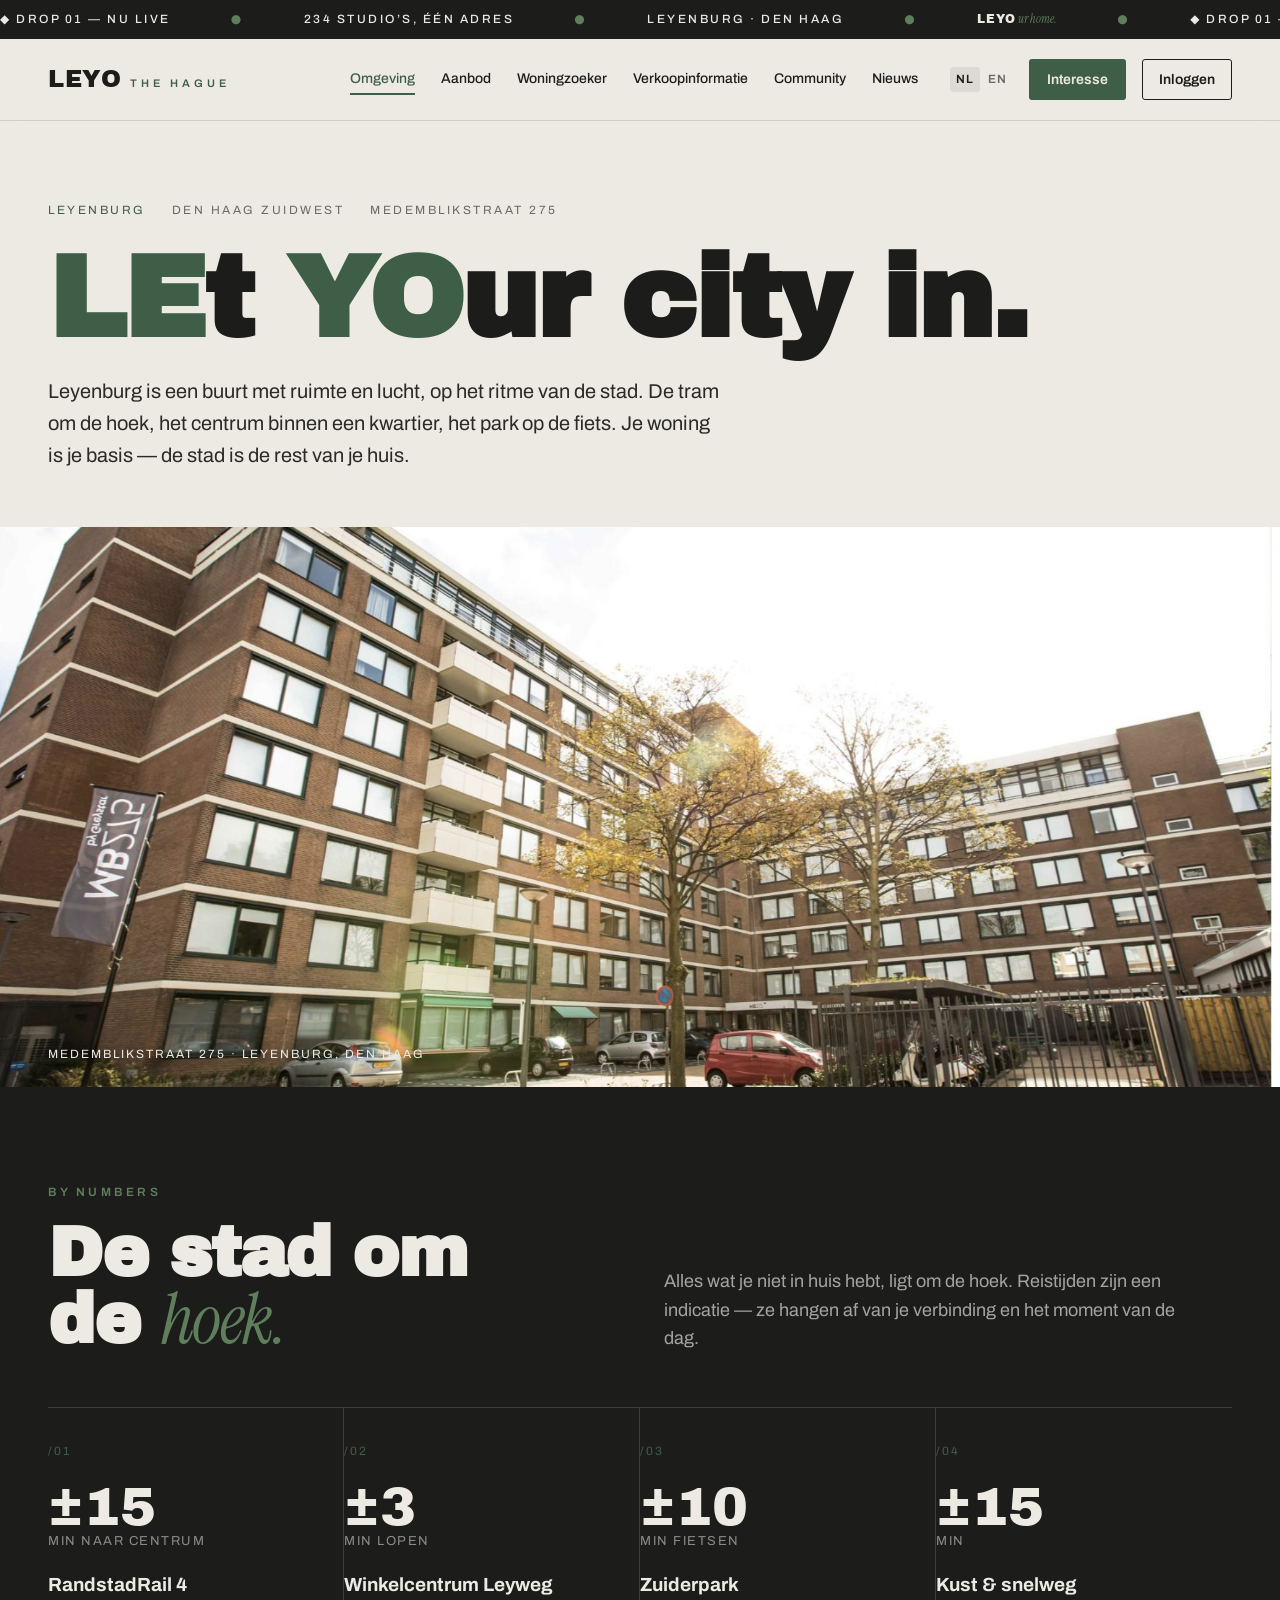
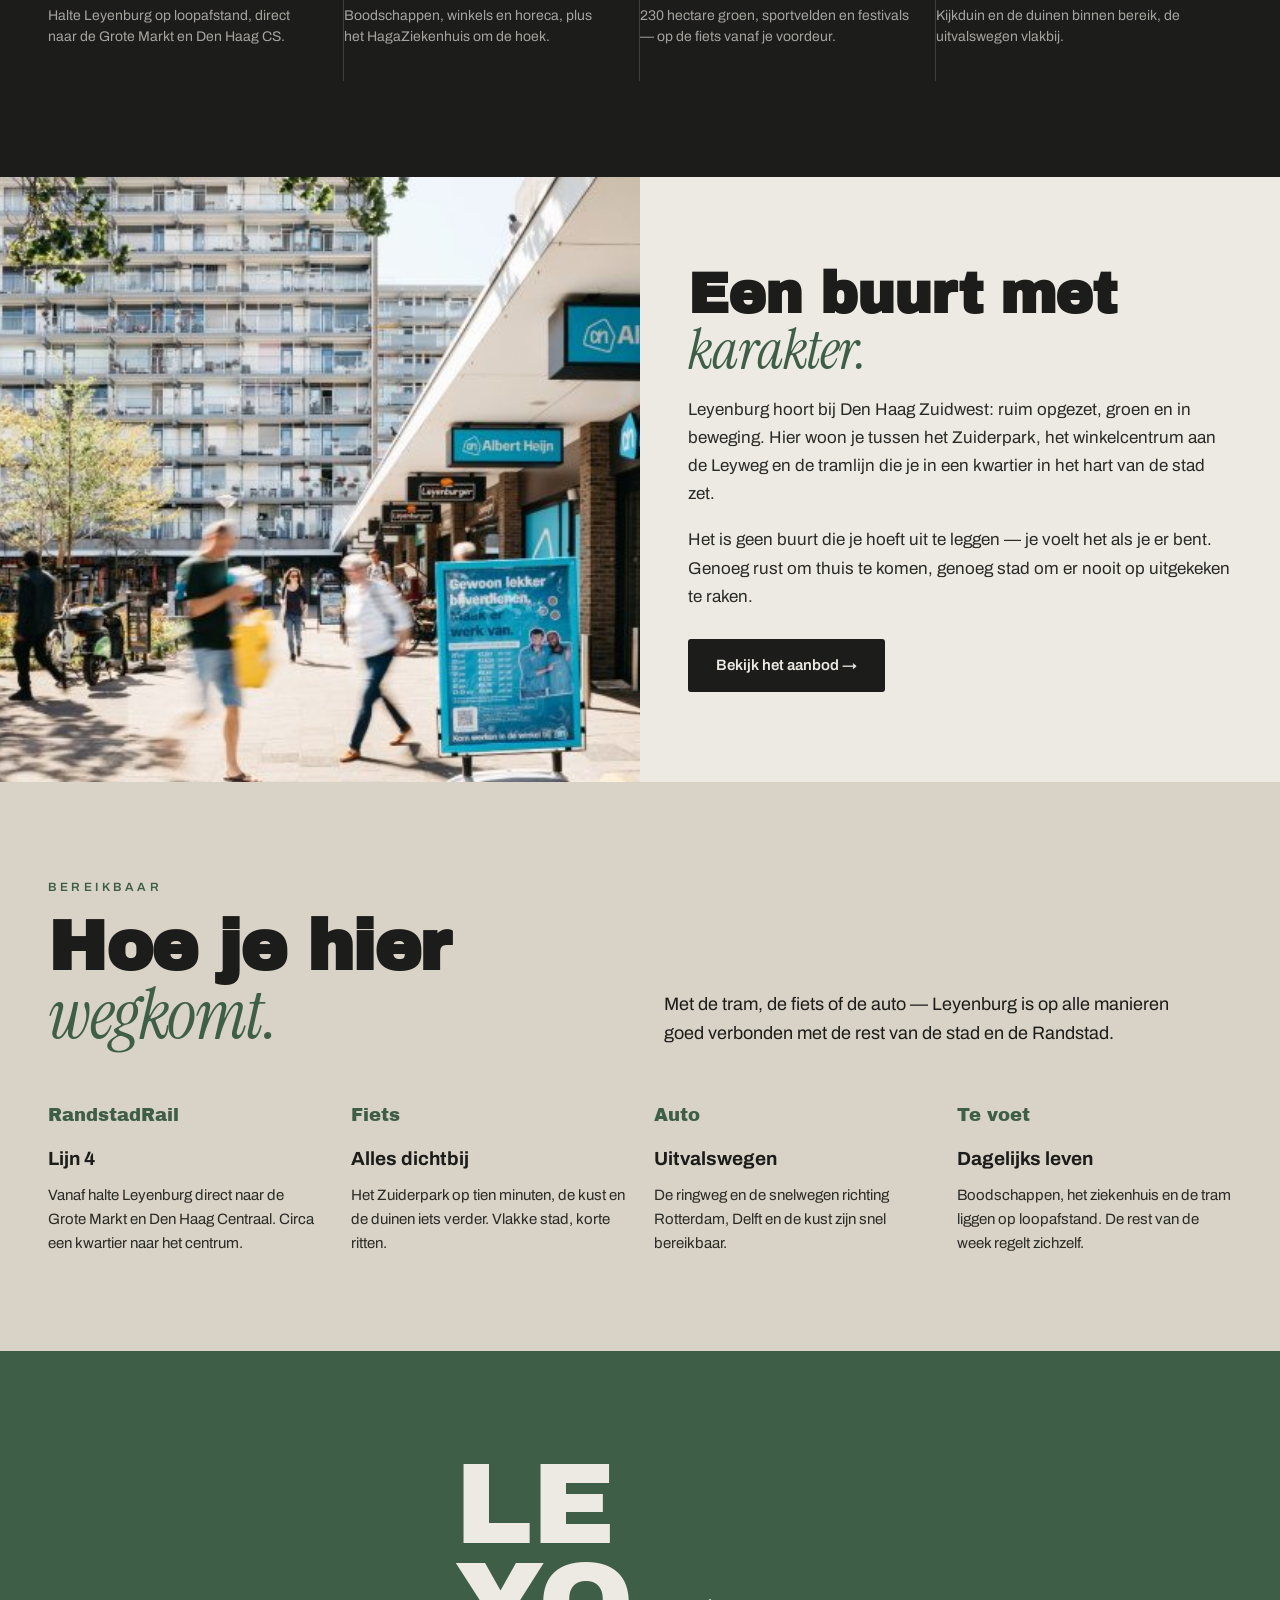
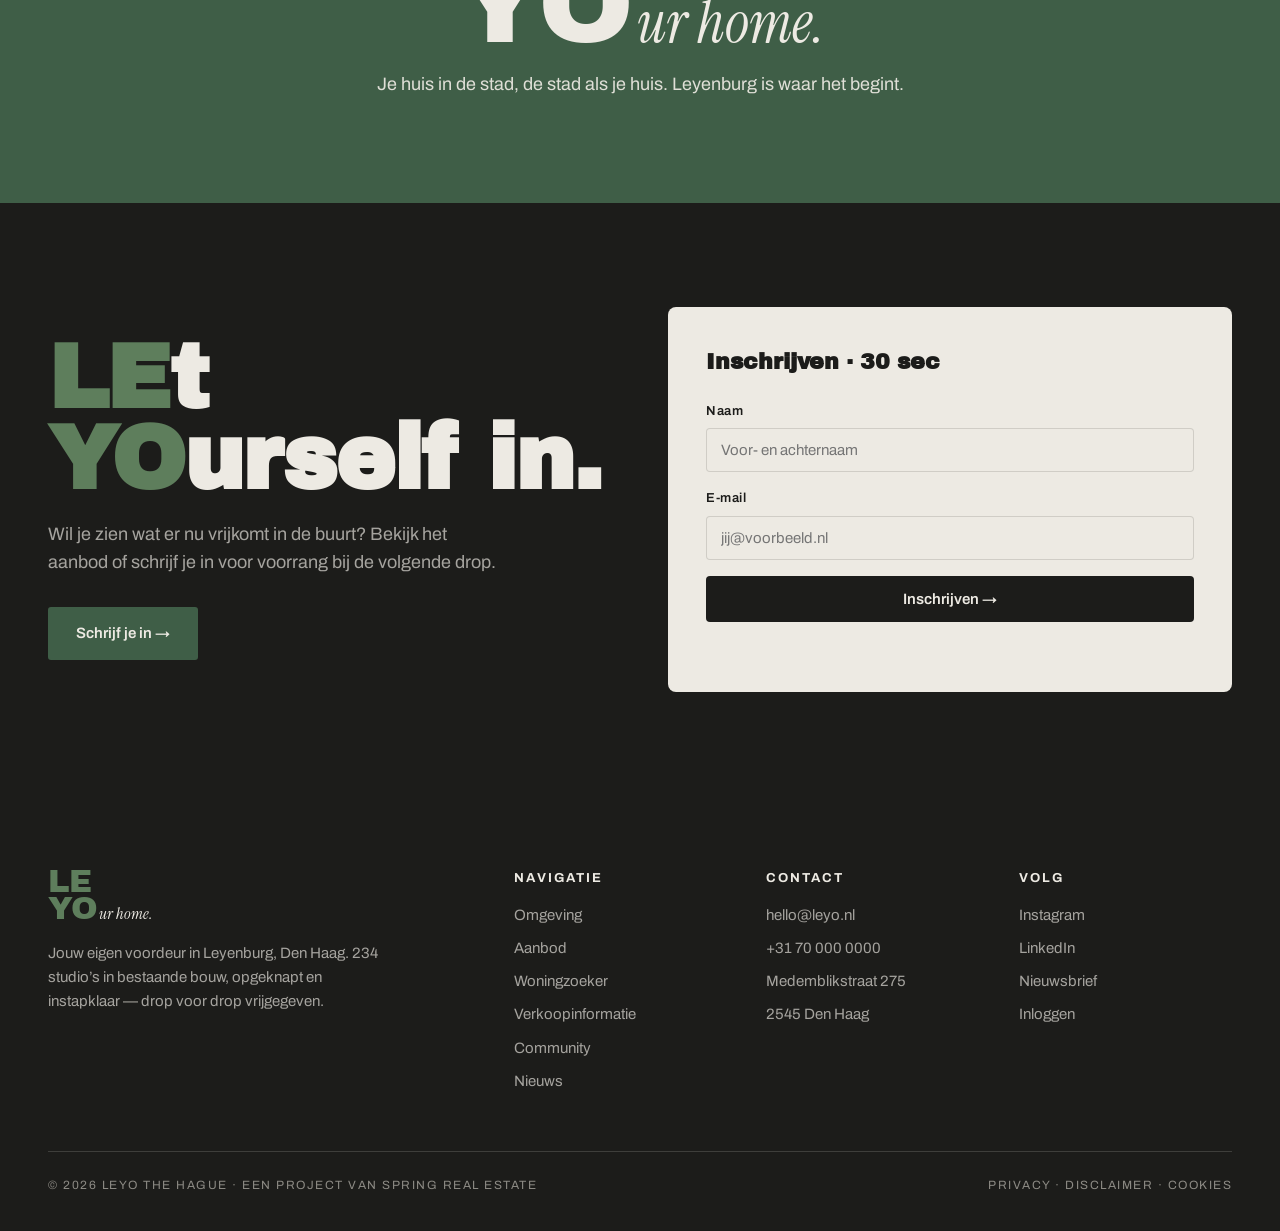
<file: omgeving.html>
<!DOCTYPE html>
<html lang="nl">
<head>
<meta charset="UTF-8">
<meta name="viewport" content="width=device-width, initial-scale=1.0">
<title>Omgeving — LEYO the Hague · Leyenburg, Den Haag</title>
<meta name="description" content="Leyenburg, Den Haag Zuidwest. RandstadRail om de hoek, het centrum binnen een kwartier, het Zuiderpark op de fiets. De buurt rond LEYO the Hague.">
<link rel="preconnect" href="https://fonts.googleapis.com">
<link rel="preconnect" href="https://fonts.gstatic.com" crossorigin>
<link href="https://fonts.googleapis.com/css2?family=Archivo:wght@300;400;500;600;700;900&family=Archivo+Black&family=Instrument+Serif:ital@0;1&display=swap" rel="stylesheet">
<link rel="stylesheet" href="assets/style.css">
</head>
<body>

<div class="ticker">
  <div class="ticker-marquee">
    <span>◆ DROP 01 — NU LIVE</span><span class="ticker-dot">●</span>
    <span>234 STUDIO’S, ÉÉN ADRES</span><span class="ticker-dot">●</span>
    <span>LEYENBURG · DEN HAAG</span><span class="ticker-dot">●</span>
    <span class="t-stamp"><b>LEYO</b><em>ur home.</em></span><span class="ticker-dot">●</span>
  </div>
  <div class="ticker-marquee" aria-hidden="true">
    <span>◆ DROP 01 — NU LIVE</span><span class="ticker-dot">●</span>
    <span>234 STUDIO’S, ÉÉN ADRES</span><span class="ticker-dot">●</span>
    <span>LEYENBURG · DEN HAAG</span><span class="ticker-dot">●</span>
    <span class="t-stamp"><b>LEYO</b><em>ur home.</em></span><span class="ticker-dot">●</span>
  </div>
</div>

<nav>
  <a class="logo" href="index.html">LEYO<span class="logo-sub">the Hague</span></a>
  <button class="nav-toggle" aria-label="Menu openen"><span></span><span></span><span></span></button>
  <div class="nav-links">
    <a href="omgeving.html" data-page="omgeving.html">Omgeving</a>
    <a href="aanbod.html" data-page="aanbod.html">Aanbod</a>
    <a href="woningzoeker.html" data-page="woningzoeker.html">Woningzoeker</a>
    <a href="verkoopinformatie.html" data-page="verkoopinformatie.html">Verkoopinformatie</a>
    <a href="community.html" data-page="community.html">Community</a>
    <a href="nieuws.html" data-page="nieuws.html">Nieuws</a>
    <div class="nav-actions">
      <div class="lang"><span class="active">NL</span><span>EN</span></div>
      <a class="cta-nav" href="interesse.html">Interesse</a>
      <a class="btn-outline" href="inloggen.html">Inloggen</a>
    </div>
  </div>
</nav>

<section class="page-hero">
  <div class="page-hero-meta">
    <span>Leyenburg</span><span>Den Haag Zuidwest</span><span>Medemblikstraat 275</span>
  </div>
  <h1><span class="hl">LE</span>t <span class="hl">YO</span>ur city in.</h1>
  <p class="page-hero-intro">Leyenburg is een buurt met ruimte en lucht, op het ritme van de stad. De tram om de hoek, het centrum binnen een kwartier, het park op de fiets. Je woning is je basis — de stad is de rest van je huis.</p>
</section>

<div class="hero-strip img-facade"><div class="hero-strip-label">Medemblikstraat 275 · Leyenburg, Den Haag</div></div>

<section class="section section-ink">
  <div class="section-header-2">
    <div>
      <div class="eyebrow">By numbers</div>
      <h2 class="section-title">De stad om<br>de <em>hoek.</em></h2>
    </div>
    <p class="lead">Alles wat je niet in huis hebt, ligt om de hoek. Reistijden zijn een indicatie — ze hangen af van je verbinding en het moment van de dag.</p>
  </div>
  <div class="map-grid">
    <div class="map-cell">
      <div class="map-cell-num">/01</div>
      <div class="map-cell-dist">±15</div>
      <div class="map-cell-unit">min naar centrum</div>
      <div class="map-cell-title">RandstadRail 4</div>
      <div class="map-cell-desc">Halte Leyenburg op loopafstand, direct naar de Grote Markt en Den Haag CS.</div>
    </div>
    <div class="map-cell">
      <div class="map-cell-num">/02</div>
      <div class="map-cell-dist">±3</div>
      <div class="map-cell-unit">min lopen</div>
      <div class="map-cell-title">Winkelcentrum Leyweg</div>
      <div class="map-cell-desc">Boodschappen, winkels en horeca, plus het HagaZiekenhuis om de hoek.</div>
    </div>
    <div class="map-cell">
      <div class="map-cell-num">/03</div>
      <div class="map-cell-dist">±10</div>
      <div class="map-cell-unit">min fietsen</div>
      <div class="map-cell-title">Zuiderpark</div>
      <div class="map-cell-desc">230 hectare groen, sportvelden en festivals — op de fiets vanaf je voordeur.</div>
    </div>
    <div class="map-cell">
      <div class="map-cell-num">/04</div>
      <div class="map-cell-dist">±15</div>
      <div class="map-cell-unit">min</div>
      <div class="map-cell-title">Kust & snelweg</div>
      <div class="map-cell-desc">Kijkduin en de duinen binnen bereik, de uitvalswegen vlakbij.</div>
    </div>
  </div>
</section>

<div class="feature-split">
  <div class="fs-img img-buurt"></div>
  <div class="fs-text">
    <h2>Een buurt met <em>karakter.</em></h2>
    <p>Leyenburg hoort bij Den Haag Zuidwest: ruim opgezet, groen en in beweging. Hier woon je tussen het Zuiderpark, het winkelcentrum aan de Leyweg en de tramlijn die je in een kwartier in het hart van de stad zet.</p>
    <p>Het is geen buurt die je hoeft uit te leggen — je voelt het als je er bent. Genoeg rust om thuis te komen, genoeg stad om er nooit op uitgekeken te raken.</p>
    <a class="btn-ink" href="aanbod.html">Bekijk het aanbod →</a>
  </div>
</div>

<section class="section section-sand">
  <div class="section-header-2">
    <div>
      <div class="eyebrow">Bereikbaar</div>
      <h2 class="section-title">Hoe je hier<br><em>wegkomt.</em></h2>
    </div>
    <p class="lead">Met de tram, de fiets of de auto — Leyenburg is op alle manieren goed verbonden met de rest van de stad en de Randstad.</p>
  </div>
  <div class="steps">
    <div class="step">
      <div class="step-num">RandstadRail</div>
      <h4>Lijn 4</h4>
      <p>Vanaf halte Leyenburg direct naar de Grote Markt en Den Haag Centraal. Circa een kwartier naar het centrum.</p>
    </div>
    <div class="step">
      <div class="step-num">Fiets</div>
      <h4>Alles dichtbij</h4>
      <p>Het Zuiderpark op tien minuten, de kust en de duinen iets verder. Vlakke stad, korte ritten.</p>
    </div>
    <div class="step">
      <div class="step-num">Auto</div>
      <h4>Uitvalswegen</h4>
      <p>De ringweg en de snelwegen richting Rotterdam, Delft en de kust zijn snel bereikbaar.</p>
    </div>
    <div class="step">
      <div class="step-num">Te voet</div>
      <h4>Dagelijks leven</h4>
      <p>Boodschappen, het ziekenhuis en de tram liggen op loopafstand. De rest van de week regelt zichzelf.</p>
    </div>
  </div>
</section>

<section class="stampband">
  <div class="stampband-inner">
    <div class="big"><span class="ls ls-le">LE</span><span class="ls ls-yo">YO<em class="ls-ur">ur home.</em></span></div>
    <p>Je huis in de stad, de stad als je huis. Leyenburg is waar het begint.</p>
  </div>
</section>

<section class="cta-section">
  <div class="cta-grid">
    <div>
      <h2><span class="hl">LE</span>t <span class="hl">YO</span>urself in.</h2>
      <p>Wil je zien wat er nu vrijkomt in de buurt? Bekijk het aanbod of schrijf je in voor voorrang bij de volgende drop.</p>
      <a class="btn-rust" href="interesse.html">Schrijf je in →</a>
    </div>
    <div class="form-card">
      <h3>Inschrijven · 30 sec</h3>
      <form data-demo>
        <div class="field"><label>Naam</label><input type="text" placeholder="Voor- en achternaam" required></div>
        <div class="field"><label>E-mail</label><input type="email" placeholder="jij@voorbeeld.nl" required></div>
        <button type="submit">Inschrijven →</button>
        <div class="form-msg"></div>
      </form>
    </div>
  </div>
</section>

<footer>
  <div class="footer-grid">
    <div>
      <a class="footer-logo" href="index.html"><span class="ls ls-le">LE</span><span class="ls ls-yo">YO<em class="ls-ur">ur home.</em></span></a>
      <p class="footer-tagline">Jouw eigen voordeur in Leyenburg, Den Haag. 234 studio’s in bestaande bouw, opgeknapt en instapklaar — drop voor drop vrijgegeven.</p>
    </div>
    <div class="footer-col">
      <h4>Navigatie</h4>
      <a href="omgeving.html">Omgeving</a>
      <a href="aanbod.html">Aanbod</a>
      <a href="woningzoeker.html">Woningzoeker</a>
      <a href="verkoopinformatie.html">Verkoopinformatie</a>
      <a href="community.html">Community</a>
      <a href="nieuws.html">Nieuws</a>
    </div>
    <div class="footer-col">
      <h4>Contact</h4>
      <a href="mailto:hello@leyo.nl">hello@leyo.nl</a>
      <a href="tel:+31700000000">+31 70 000 0000</a>
      <a href="#">Medemblikstraat 275</a>
      <a href="#">2545 Den Haag</a>
    </div>
    <div class="footer-col">
      <h4>Volg</h4>
      <a href="#">Instagram</a>
      <a href="#">LinkedIn</a>
      <a href="interesse.html">Nieuwsbrief</a>
      <a href="inloggen.html">Inloggen</a>
    </div>
  </div>
  <div class="footer-bottom">
    <span>© 2026 LEYO the Hague · Een project van Spring Real Estate</span>
    <span>PRIVACY · DISCLAIMER · COOKIES</span>
  </div>
</footer>

<script src="assets/script.js"></script>
</body>
</html>
</file>
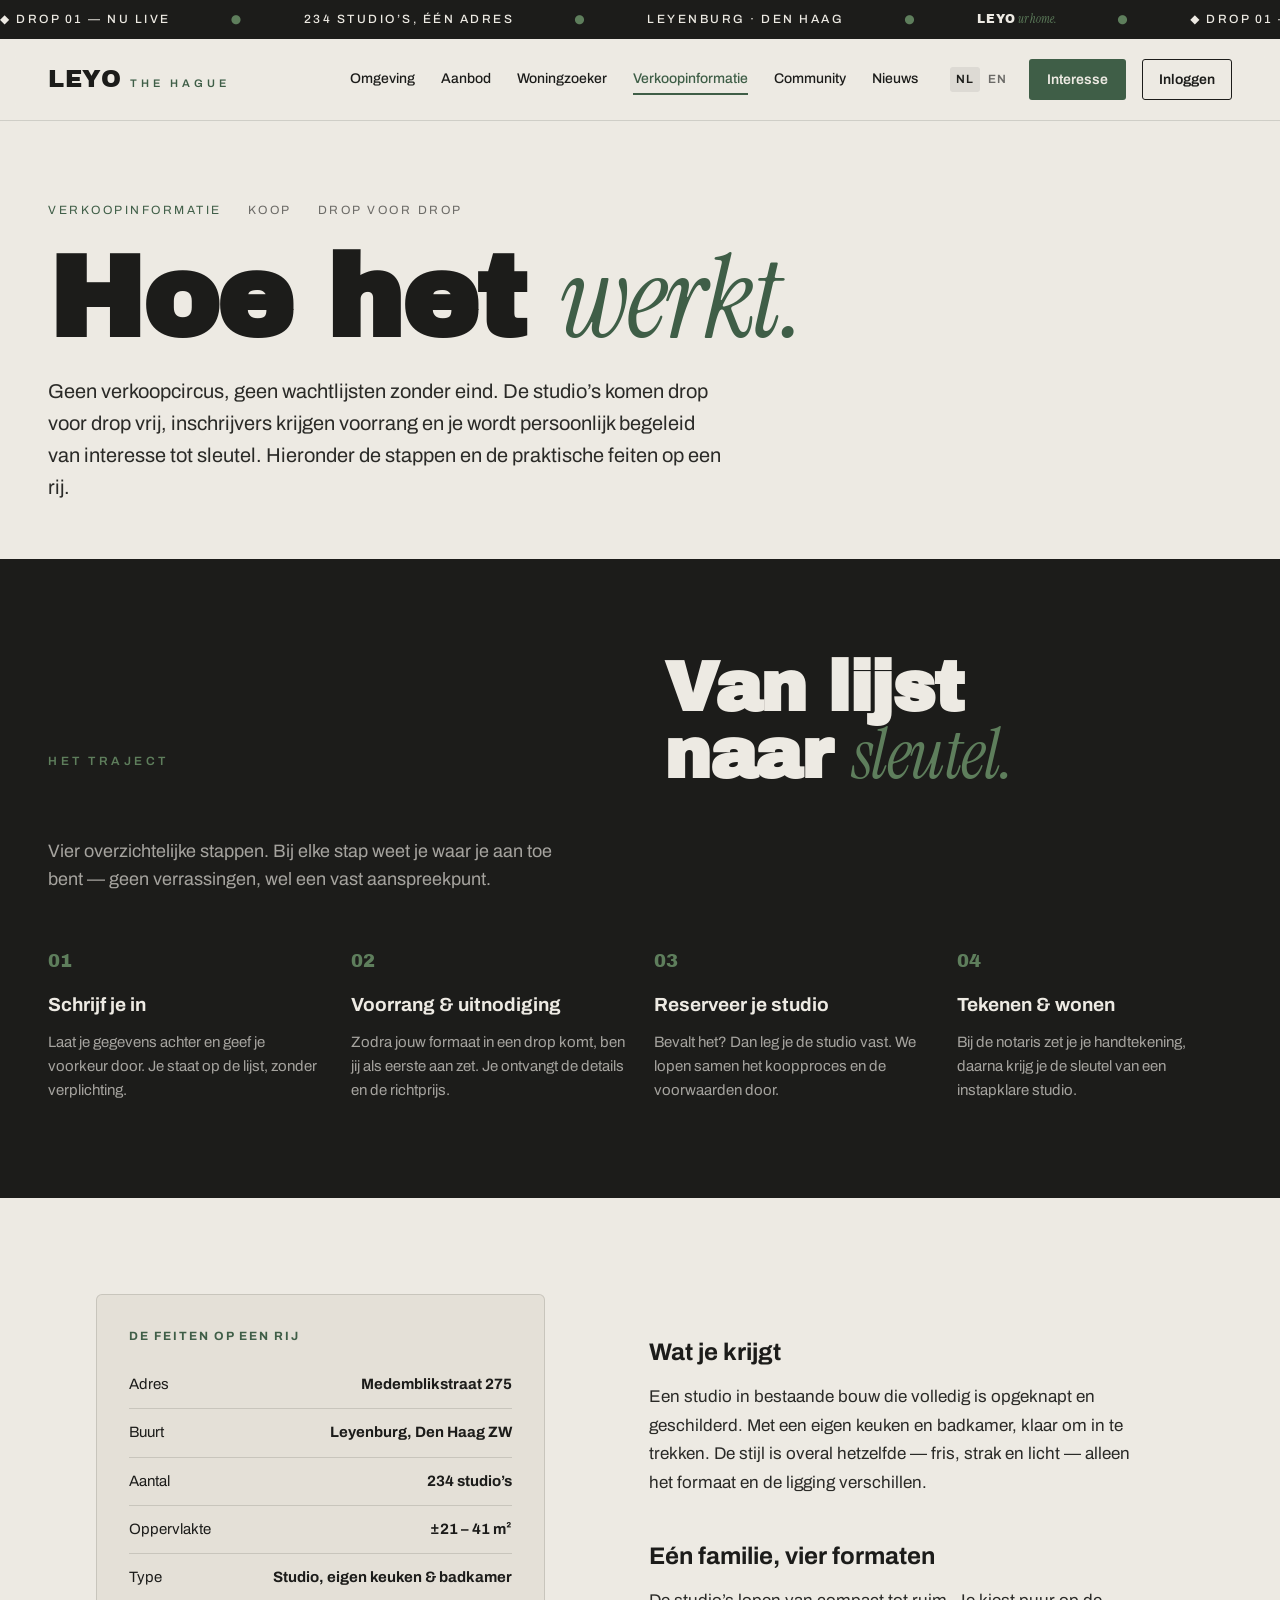
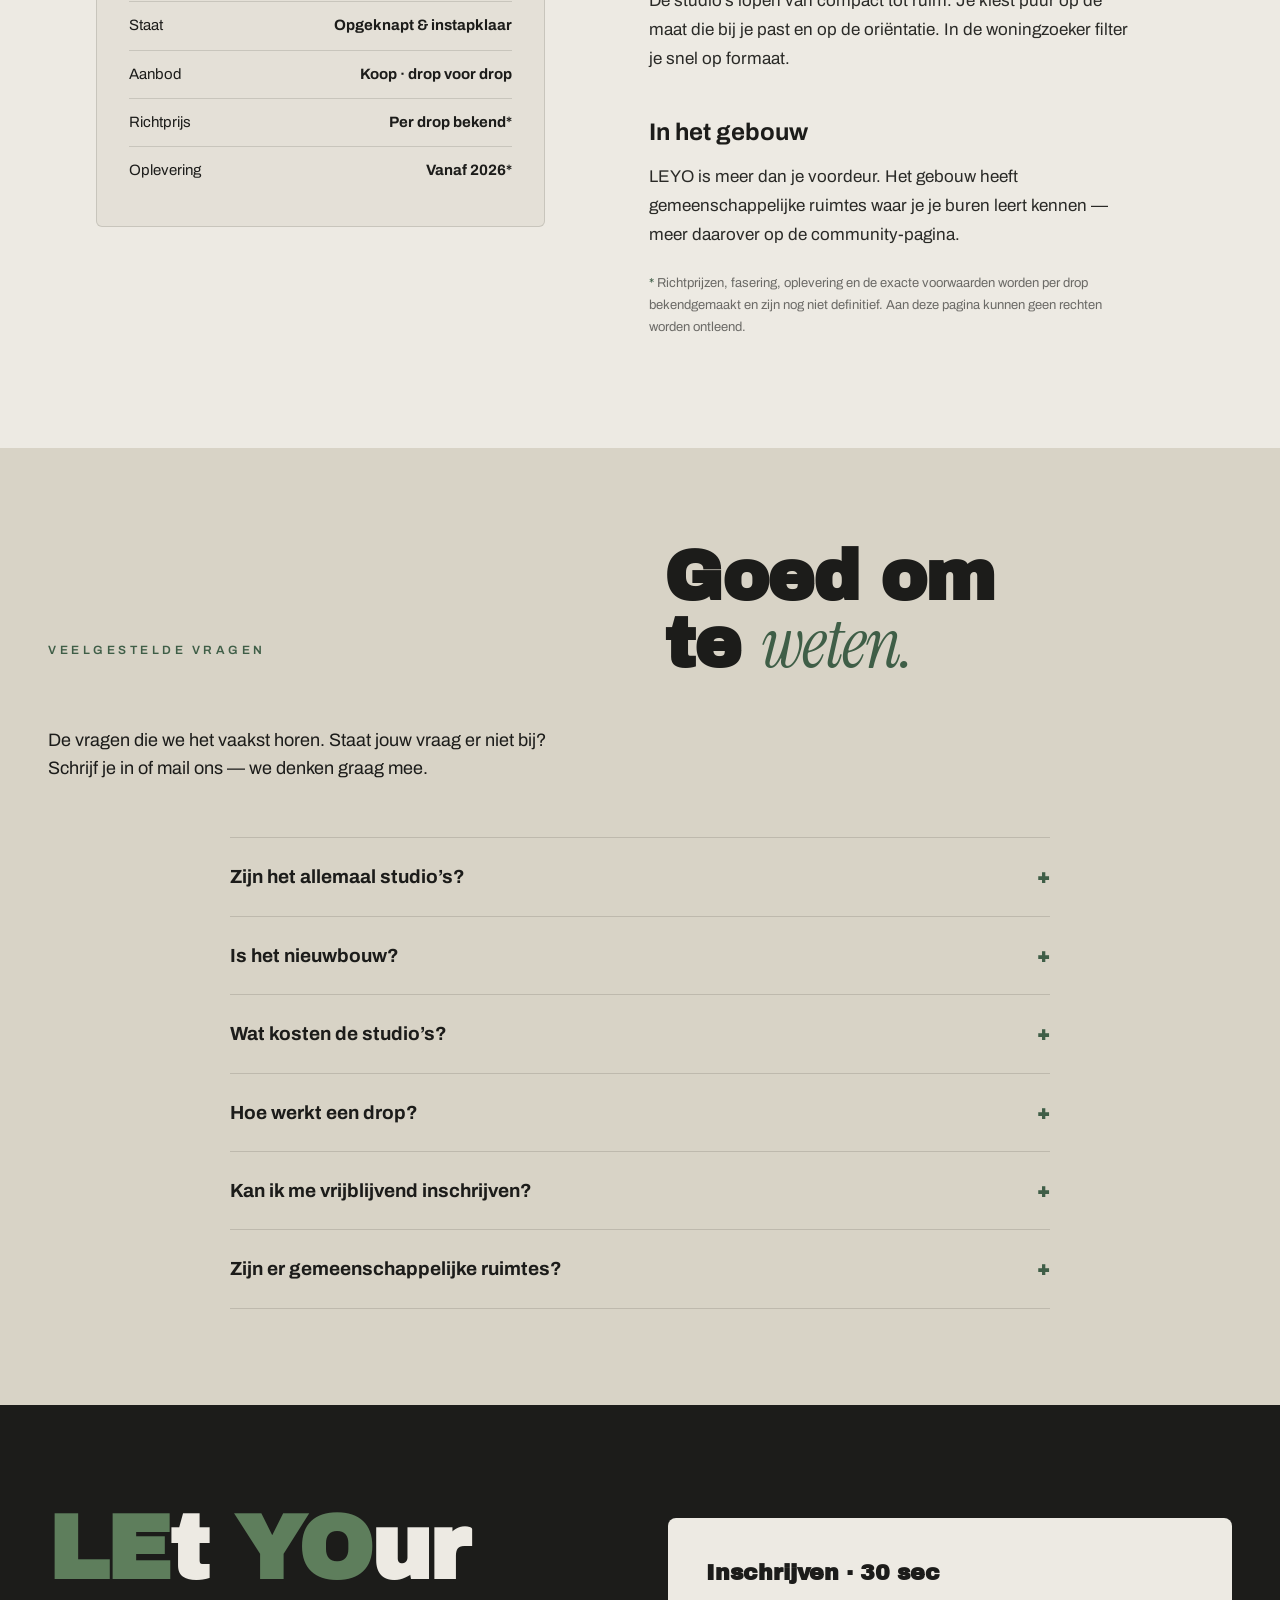
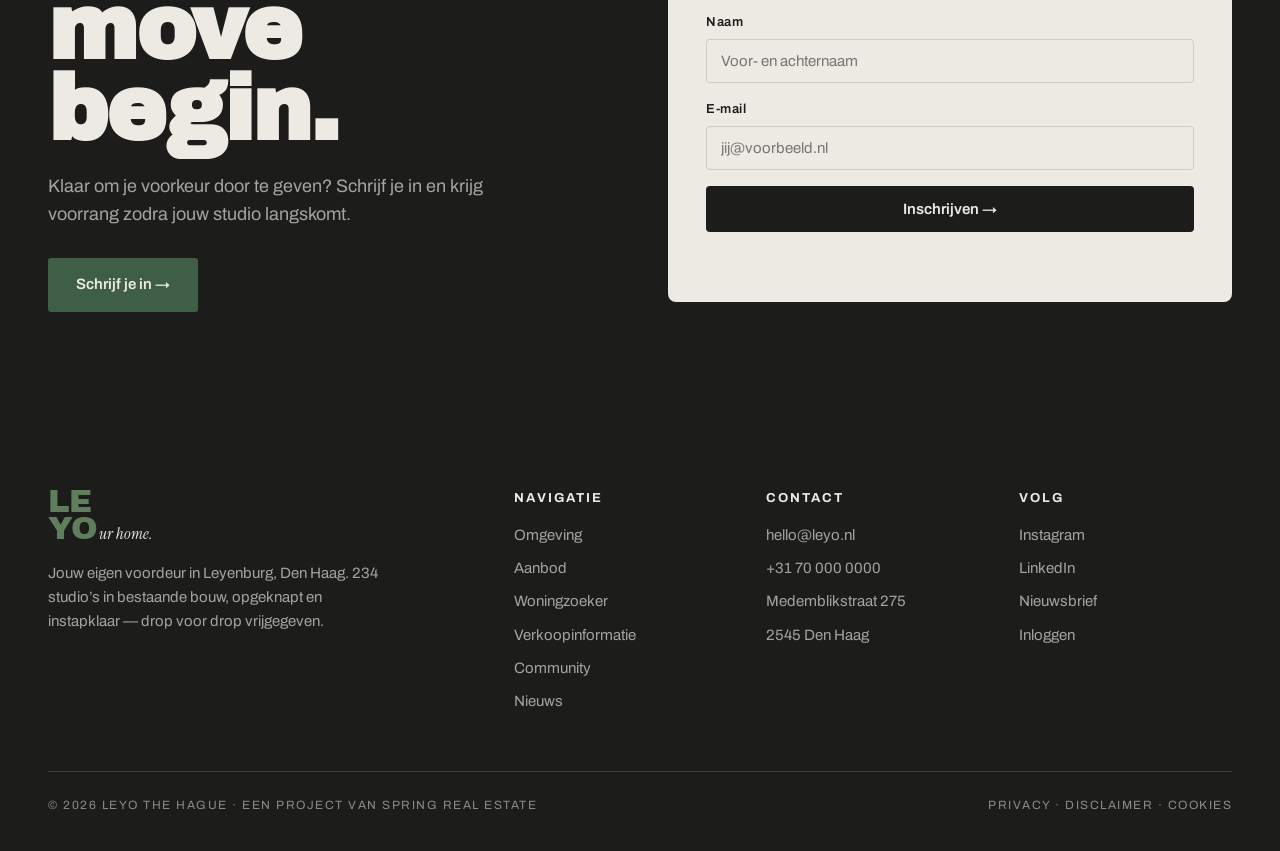
<file: verkoopinformatie.html>
<!DOCTYPE html>
<html lang="nl">
<head>
<meta charset="UTF-8">
<meta name="viewport" content="width=device-width, initial-scale=1.0">
<title>Verkoopinformatie — LEYO the Hague</title>
<meta name="description" content="Verkoopinformatie van LEYO the Hague. Hoe het koopproces werkt, wat je krijgt en de praktische feiten over de studio's in Leyenburg, Den Haag.">
<link rel="preconnect" href="https://fonts.googleapis.com">
<link rel="preconnect" href="https://fonts.gstatic.com" crossorigin>
<link href="https://fonts.googleapis.com/css2?family=Archivo:wght@300;400;500;600;700;900&family=Archivo+Black&family=Instrument+Serif:ital@0;1&display=swap" rel="stylesheet">
<link rel="stylesheet" href="assets/style.css">
</head>
<body>

<div class="ticker">
  <div class="ticker-marquee">
    <span>◆ DROP 01 — NU LIVE</span><span class="ticker-dot">●</span>
    <span>234 STUDIO’S, ÉÉN ADRES</span><span class="ticker-dot">●</span>
    <span>LEYENBURG · DEN HAAG</span><span class="ticker-dot">●</span>
    <span class="t-stamp"><b>LEYO</b><em>ur home.</em></span><span class="ticker-dot">●</span>
  </div>
  <div class="ticker-marquee" aria-hidden="true">
    <span>◆ DROP 01 — NU LIVE</span><span class="ticker-dot">●</span>
    <span>234 STUDIO’S, ÉÉN ADRES</span><span class="ticker-dot">●</span>
    <span>LEYENBURG · DEN HAAG</span><span class="ticker-dot">●</span>
    <span class="t-stamp"><b>LEYO</b><em>ur home.</em></span><span class="ticker-dot">●</span>
  </div>
</div>

<nav>
  <a class="logo" href="index.html">LEYO<span class="logo-sub">the Hague</span></a>
  <button class="nav-toggle" aria-label="Menu openen"><span></span><span></span><span></span></button>
  <div class="nav-links">
    <a href="omgeving.html" data-page="omgeving.html">Omgeving</a>
    <a href="aanbod.html" data-page="aanbod.html">Aanbod</a>
    <a href="woningzoeker.html" data-page="woningzoeker.html">Woningzoeker</a>
    <a href="verkoopinformatie.html" data-page="verkoopinformatie.html">Verkoopinformatie</a>
    <a href="community.html" data-page="community.html">Community</a>
    <a href="nieuws.html" data-page="nieuws.html">Nieuws</a>
    <div class="nav-actions">
      <div class="lang"><span class="active">NL</span><span>EN</span></div>
      <a class="cta-nav" href="interesse.html">Interesse</a>
      <a class="btn-outline" href="inloggen.html">Inloggen</a>
    </div>
  </div>
</nav>

<section class="page-hero">
  <div class="page-hero-meta"><span>Verkoopinformatie</span><span>Koop</span><span>Drop voor drop</span></div>
  <h1>Hoe het <em>werkt.</em></h1>
  <p class="page-hero-intro">Geen verkoopcircus, geen wachtlijsten zonder eind. De studio’s komen drop voor drop vrij, inschrijvers krijgen voorrang en je wordt persoonlijk begeleid van interesse tot sleutel. Hieronder de stappen en de praktische feiten op een rij.</p>
</section>

<section class="section section-ink">
  <div class="section-header-2">
    <span class="eyebrow">Het traject</span>
    <h2 class="section-title">Van lijst<br>naar <em>sleutel.</em></h2>
    <p class="lead">Vier overzichtelijke stappen. Bij elke stap weet je waar je aan toe bent — geen verrassingen, wel een vast aanspreekpunt.</p>
  </div>
  <div class="steps">
    <div class="step"><div class="step-num">01</div><h4>Schrijf je in</h4><p>Laat je gegevens achter en geef je voorkeur door. Je staat op de lijst, zonder verplichting.</p></div>
    <div class="step"><div class="step-num">02</div><h4>Voorrang & uitnodiging</h4><p>Zodra jouw formaat in een drop komt, ben jij als eerste aan zet. Je ontvangt de details en de richtprijs.</p></div>
    <div class="step"><div class="step-num">03</div><h4>Reserveer je studio</h4><p>Bevalt het? Dan leg je de studio vast. We lopen samen het koopproces en de voorwaarden door.</p></div>
    <div class="step"><div class="step-num">04</div><h4>Tekenen & wonen</h4><p>Bij de notaris zet je je handtekening, daarna krijg je de sleutel van een instapklare studio.</p></div>
  </div>
</section>

<section class="section">
  <div class="info-split">
    <div class="panel">
      <h4>De feiten op een rij</h4>
      <div class="row"><span>Adres</span><b>Medemblikstraat 275</b></div>
      <div class="row"><span>Buurt</span><b>Leyenburg, Den Haag ZW</b></div>
      <div class="row"><span>Aantal</span><b>234 studio’s</b></div>
      <div class="row"><span>Oppervlakte</span><b>±21 – 41 m²</b></div>
      <div class="row"><span>Type</span><b>Studio, eigen keuken & badkamer</b></div>
      <div class="row"><span>Staat</span><b>Opgeknapt & instapklaar</b></div>
      <div class="row"><span>Aanbod</span><b>Koop · drop voor drop</b></div>
      <div class="row"><span>Richtprijs</span><b>Per drop bekend*</b></div>
      <div class="row"><span>Oplevering</span><b>Vanaf 2026*</b></div>
    </div>
    <div class="prose" style="padding-top:0;">
      <h3>Wat je krijgt</h3>
      <p>Een studio in bestaande bouw die volledig is opgeknapt en geschilderd. Met een eigen keuken en badkamer, klaar om in te trekken. De stijl is overal hetzelfde — fris, strak en licht — alleen het formaat en de ligging verschillen.</p>
      <h3>Eén familie, vier formaten</h3>
      <p>De studio’s lopen van compact tot ruim. Je kiest puur op de maat die bij je past en op de oriëntatie. In de woningzoeker filter je snel op formaat.</p>
      <h3>In het gebouw</h3>
      <p>LEYO is meer dan je voordeur. Het gebouw heeft gemeenschappelijke ruimtes waar je je buren leert kennen — meer daarover op de community-pagina.</p>
      <p style="font-size:13px;color:var(--muted);margin-top:22px;">
        <span style="color:var(--accent)">*</span> Richtprijzen, fasering, oplevering en de exacte voorwaarden worden per drop bekendgemaakt en zijn nog niet definitief. Aan deze pagina kunnen geen rechten worden ontleend.
      </p>
    </div>
  </div>
</section>

<section class="section section-sand">
  <div class="section-header-2">
    <span class="eyebrow">Veelgestelde vragen</span>
    <h2 class="section-title">Goed om<br>te <em>weten.</em></h2>
    <p class="lead">De vragen die we het vaakst horen. Staat jouw vraag er niet bij? Schrijf je in of mail ons — we denken graag mee.</p>
  </div>
  <div class="faq">
    <div class="faq-item">
      <div class="faq-q">Zijn het allemaal studio’s? <span>+</span></div>
      <div class="faq-a">Ja. Alle 234 woningen zijn studio’s met een eigen keuken en badkamer. Ze verschillen in formaat (±21 tot 41 m²) en ligging, maar niet in opzet.</div>
    </div>
    <div class="faq-item">
      <div class="faq-q">Is het nieuwbouw? <span>+</span></div>
      <div class="faq-a">Nee. Het is bestaande bouw die volledig is opgeknapt en geschilderd. Geen wachten op oplevering van een blueprint — de studio’s staan er en zijn instapklaar.</div>
    </div>
    <div class="faq-item">
      <div class="faq-q">Wat kosten de studio’s? <span>+</span></div>
      <div class="faq-a">Richtprijzen worden per drop bekendgemaakt. Schrijf je in, dan ontvang je de prijs zodra jouw formaat in een drop komt — nog voor de officiële lancering.</div>
    </div>
    <div class="faq-item">
      <div class="faq-q">Hoe werkt een drop? <span>+</span></div>
      <div class="faq-a">We geven de studio’s niet in één keer vrij, maar in fases. Elke drop is een scherp samengesteld aanbod. Ingeschrevenen krijgen voorrang; bij gelijke interesse telt het inschrijfmoment.</div>
    </div>
    <div class="faq-item">
      <div class="faq-q">Kan ik me vrijblijvend inschrijven? <span>+</span></div>
      <div class="faq-a">Ja. Inschrijven kost dertig seconden en verplicht je tot niets. Je krijgt er een plek op de lijst en voorrang bij elke drop voor terug.</div>
    </div>
    <div class="faq-item">
      <div class="faq-q">Zijn er gemeenschappelijke ruimtes? <span>+</span></div>
      <div class="faq-a">Ja, het gebouw heeft gedeelde ruimtes. Welke dat precies zijn en hoe je ze gebruikt, lees je op de community-pagina.</div>
    </div>
  </div>
</section>

<section class="cta-section">
  <div class="cta-grid">
    <div>
      <h2><span class="hl">LE</span>t <span class="hl">YO</span>ur move begin.</h2>
      <p>Klaar om je voorkeur door te geven? Schrijf je in en krijg voorrang zodra jouw studio langskomt.</p>
      <a class="btn-rust" href="interesse.html">Schrijf je in →</a>
    </div>
    <div class="form-card">
      <h3>Inschrijven · 30 sec</h3>
      <form data-demo>
        <div class="field"><label>Naam</label><input type="text" placeholder="Voor- en achternaam" required></div>
        <div class="field"><label>E-mail</label><input type="email" placeholder="jij@voorbeeld.nl" required></div>
        <button type="submit">Inschrijven →</button>
        <div class="form-msg"></div>
      </form>
    </div>
  </div>
</section>

<footer>
  <div class="footer-grid">
    <div>
      <a class="footer-logo" href="index.html"><span class="ls ls-le">LE</span><span class="ls ls-yo">YO<em class="ls-ur">ur home.</em></span></a>
      <p class="footer-tagline">Jouw eigen voordeur in Leyenburg, Den Haag. 234 studio’s in bestaande bouw, opgeknapt en instapklaar — drop voor drop vrijgegeven.</p>
    </div>
    <div class="footer-col">
      <h4>Navigatie</h4>
      <a href="omgeving.html">Omgeving</a>
      <a href="aanbod.html">Aanbod</a>
      <a href="woningzoeker.html">Woningzoeker</a>
      <a href="verkoopinformatie.html">Verkoopinformatie</a>
      <a href="community.html">Community</a>
      <a href="nieuws.html">Nieuws</a>
    </div>
    <div class="footer-col">
      <h4>Contact</h4>
      <a href="mailto:hello@leyo.nl">hello@leyo.nl</a>
      <a href="tel:+31700000000">+31 70 000 0000</a>
      <a href="#">Medemblikstraat 275</a>
      <a href="#">2545 Den Haag</a>
    </div>
    <div class="footer-col">
      <h4>Volg</h4>
      <a href="#">Instagram</a>
      <a href="#">LinkedIn</a>
      <a href="interesse.html">Nieuwsbrief</a>
      <a href="inloggen.html">Inloggen</a>
    </div>
  </div>
  <div class="footer-bottom">
    <span>© 2026 LEYO the Hague · Een project van Spring Real Estate</span>
    <span>PRIVACY · DISCLAIMER · COOKIES</span>
  </div>
</footer>

<script src="assets/script.js"></script>
</body>
</html>
</file>
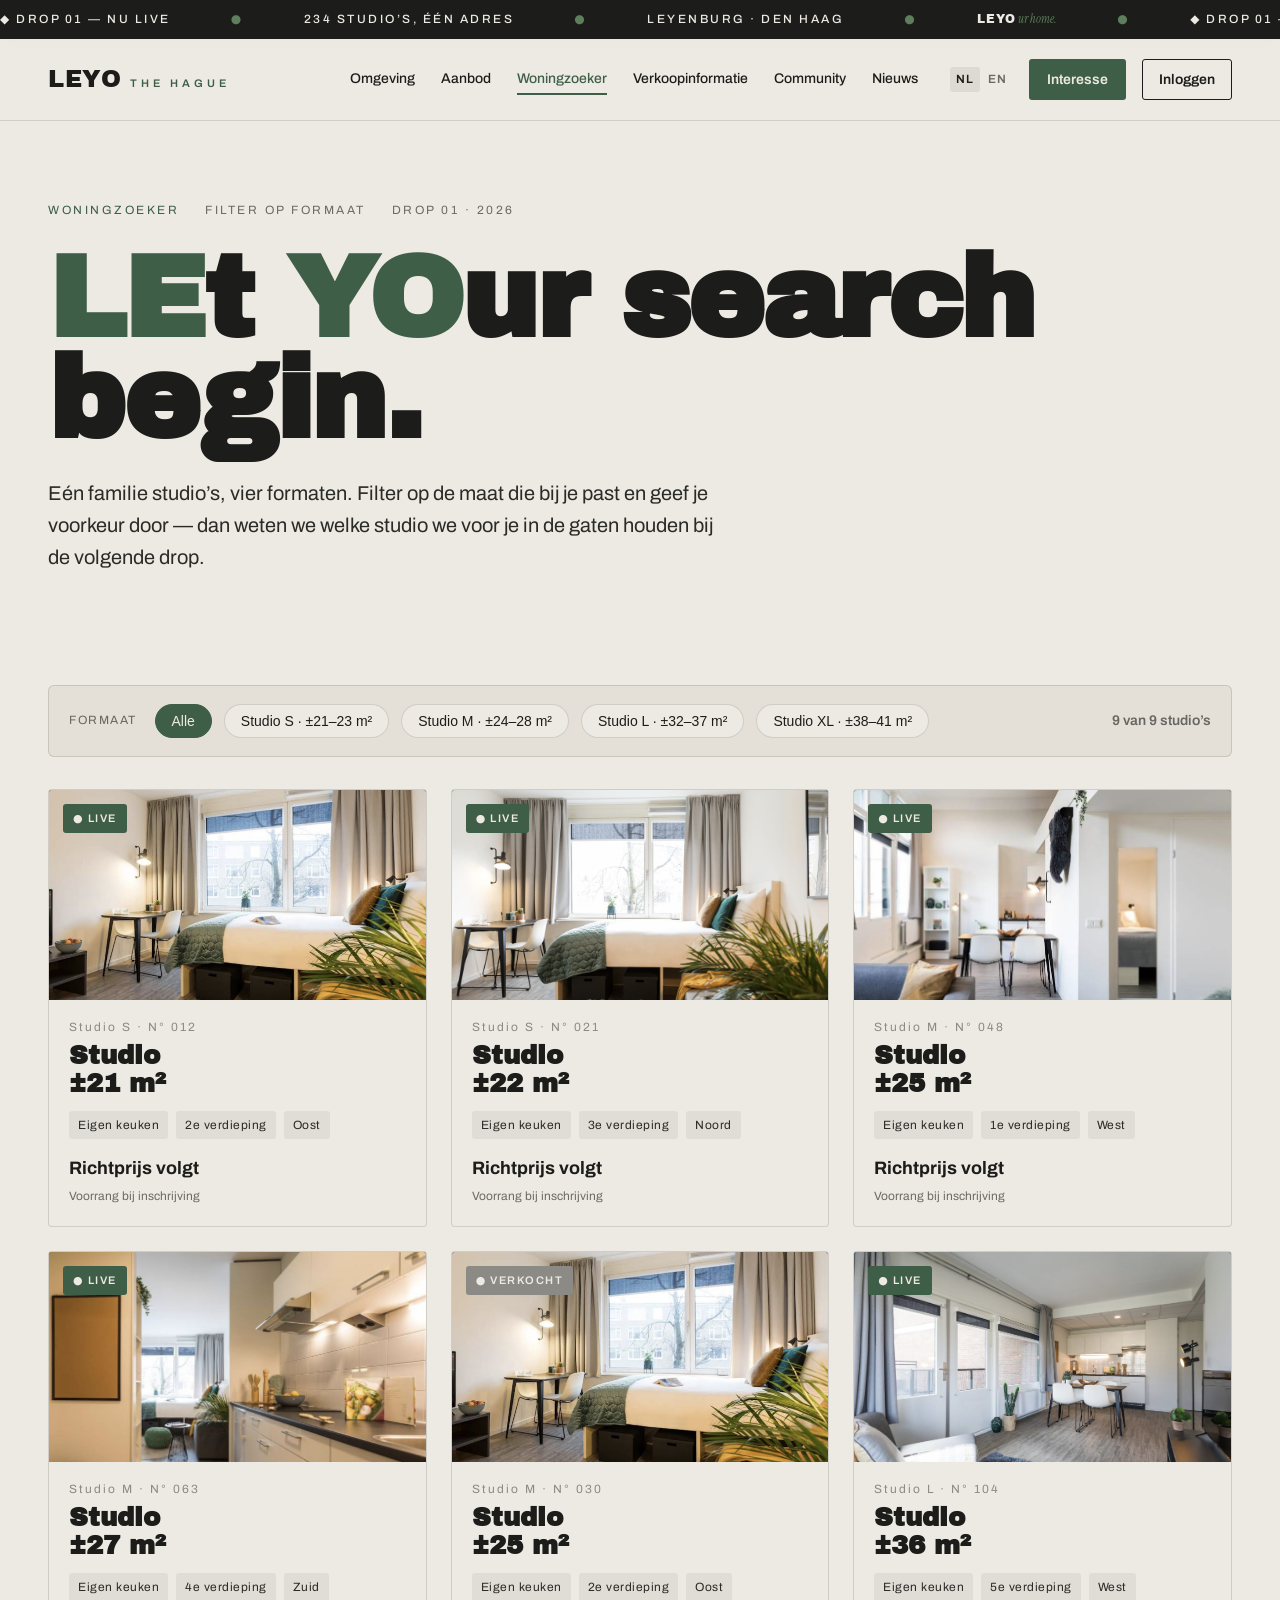
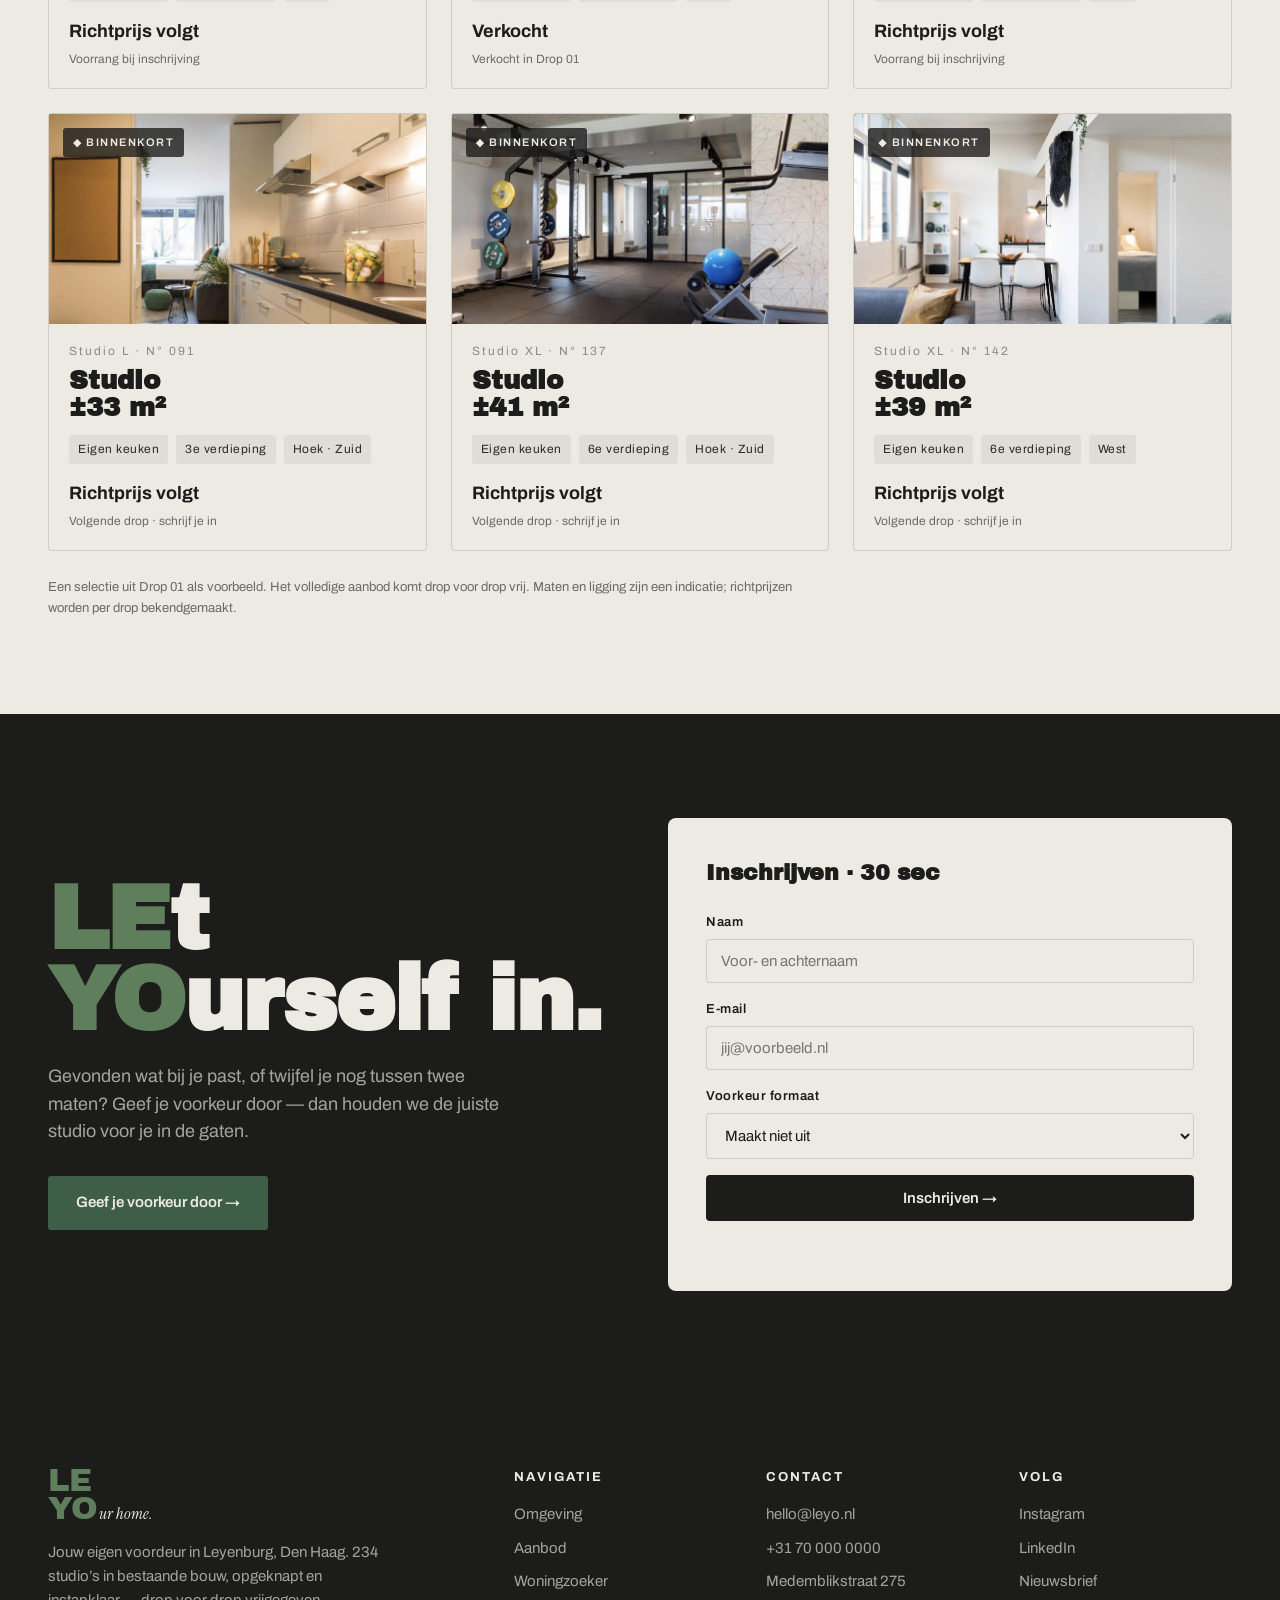
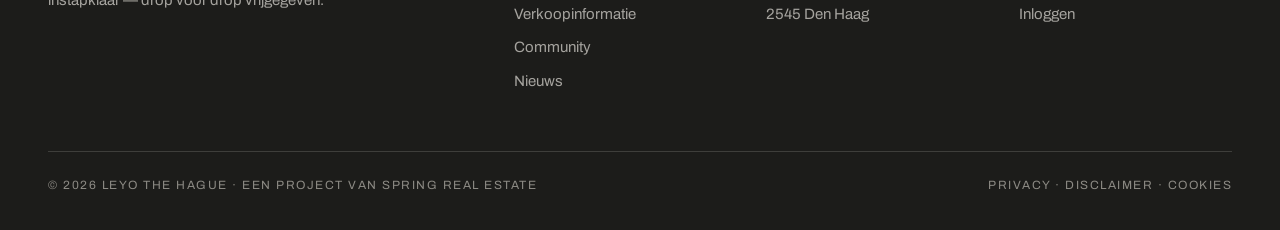
<file: woningzoeker.html>
<!DOCTYPE html>
<html lang="nl">
<head>
<meta charset="UTF-8">
<meta name="viewport" content="width=device-width, initial-scale=1.0">
<title>Woningzoeker — LEYO the Hague</title>
<meta name="description" content="Vind jouw studio bij LEYO the Hague. Filter op formaat — van compact tot ruim — en geef je voorkeur door voor de volgende drop.">
<link rel="preconnect" href="https://fonts.googleapis.com">
<link rel="preconnect" href="https://fonts.gstatic.com" crossorigin>
<link href="https://fonts.googleapis.com/css2?family=Archivo:wght@300;400;500;600;700;900&family=Archivo+Black&family=Instrument+Serif:ital@0;1&display=swap" rel="stylesheet">
<link rel="stylesheet" href="assets/style.css">
</head>
<body>

<div class="ticker">
  <div class="ticker-marquee">
    <span>◆ DROP 01 — NU LIVE</span><span class="ticker-dot">●</span>
    <span>234 STUDIO’S, ÉÉN ADRES</span><span class="ticker-dot">●</span>
    <span>LEYENBURG · DEN HAAG</span><span class="ticker-dot">●</span>
    <span class="t-stamp"><b>LEYO</b><em>ur home.</em></span><span class="ticker-dot">●</span>
  </div>
  <div class="ticker-marquee" aria-hidden="true">
    <span>◆ DROP 01 — NU LIVE</span><span class="ticker-dot">●</span>
    <span>234 STUDIO’S, ÉÉN ADRES</span><span class="ticker-dot">●</span>
    <span>LEYENBURG · DEN HAAG</span><span class="ticker-dot">●</span>
    <span class="t-stamp"><b>LEYO</b><em>ur home.</em></span><span class="ticker-dot">●</span>
  </div>
</div>

<nav>
  <a class="logo" href="index.html">LEYO<span class="logo-sub">the Hague</span></a>
  <button class="nav-toggle" aria-label="Menu openen"><span></span><span></span><span></span></button>
  <div class="nav-links">
    <a href="omgeving.html" data-page="omgeving.html">Omgeving</a>
    <a href="aanbod.html" data-page="aanbod.html">Aanbod</a>
    <a href="woningzoeker.html" data-page="woningzoeker.html">Woningzoeker</a>
    <a href="verkoopinformatie.html" data-page="verkoopinformatie.html">Verkoopinformatie</a>
    <a href="community.html" data-page="community.html">Community</a>
    <a href="nieuws.html" data-page="nieuws.html">Nieuws</a>
    <div class="nav-actions">
      <div class="lang"><span class="active">NL</span><span>EN</span></div>
      <a class="cta-nav" href="interesse.html">Interesse</a>
      <a class="btn-outline" href="inloggen.html">Inloggen</a>
    </div>
  </div>
</nav>

<section class="page-hero">
  <div class="page-hero-meta"><span>Woningzoeker</span><span>Filter op formaat</span><span>Drop 01 · 2026</span></div>
  <h1><span class="hl">LE</span>t <span class="hl">YO</span>ur search begin.</h1>
  <p class="page-hero-intro">Eén familie studio’s, vier formaten. Filter op de maat die bij je past en geef je voorkeur door — dan weten we welke studio we voor je in de gaten houden bij de volgende drop.</p>
</section>

<div class="finder">
  <div class="finder-bar">
    <label>Formaat</label>
    <button class="finder-chip active" data-filter="all">Alle</button>
    <button class="finder-chip" data-filter="S">Studio S · ±21–23 m²</button>
    <button class="finder-chip" data-filter="M">Studio M · ±24–28 m²</button>
    <button class="finder-chip" data-filter="L">Studio L · ±32–37 m²</button>
    <button class="finder-chip" data-filter="XL">Studio XL · ±38–41 m²</button>
    <span class="finder-count"></span>
  </div>

  <div class="finder-grid">

    <a class="drop-card" href="interesse.html" data-size="S">
      <div class="drop-image img-studio"><div class="drop-badge live">● LIVE</div></div>
      <div class="drop-num">Studio S · N° 012</div>
      <h3 class="drop-title">Studio<br>±21 m²</h3>
      <div class="drop-meta"><span>Eigen keuken</span><span>2e verdieping</span><span>Oost</span></div>
      <div class="drop-price">Richtprijs volgt</div>
      <div class="drop-price-note">Voorrang bij inschrijving</div>
    </a>

    <a class="drop-card" href="interesse.html" data-size="S">
      <div class="drop-image img-bedroom"><div class="drop-badge live">● LIVE</div></div>
      <div class="drop-num">Studio S · N° 021</div>
      <h3 class="drop-title">Studio<br>±22 m²</h3>
      <div class="drop-meta"><span>Eigen keuken</span><span>3e verdieping</span><span>Noord</span></div>
      <div class="drop-price">Richtprijs volgt</div>
      <div class="drop-price-note">Voorrang bij inschrijving</div>
    </a>

    <a class="drop-card" href="interesse.html" data-size="M">
      <div class="drop-image img-living"><div class="drop-badge live">● LIVE</div></div>
      <div class="drop-num">Studio M · N° 048</div>
      <h3 class="drop-title">Studio<br>±25 m²</h3>
      <div class="drop-meta"><span>Eigen keuken</span><span>1e verdieping</span><span>West</span></div>
      <div class="drop-price">Richtprijs volgt</div>
      <div class="drop-price-note">Voorrang bij inschrijving</div>
    </a>

    <a class="drop-card" href="interesse.html" data-size="M">
      <div class="drop-image img-kitchen"><div class="drop-badge live">● LIVE</div></div>
      <div class="drop-num">Studio M · N° 063</div>
      <h3 class="drop-title">Studio<br>±27 m²</h3>
      <div class="drop-meta"><span>Eigen keuken</span><span>4e verdieping</span><span>Zuid</span></div>
      <div class="drop-price">Richtprijs volgt</div>
      <div class="drop-price-note">Voorrang bij inschrijving</div>
    </a>

    <a class="drop-card" href="interesse.html" data-size="M">
      <div class="drop-image img-studio"><div class="drop-badge sold">● VERKOCHT</div></div>
      <div class="drop-num">Studio M · N° 030</div>
      <h3 class="drop-title">Studio<br>±25 m²</h3>
      <div class="drop-meta"><span>Eigen keuken</span><span>2e verdieping</span><span>Oost</span></div>
      <div class="drop-price">Verkocht</div>
      <div class="drop-price-note">Verkocht in Drop 01</div>
    </a>

    <a class="drop-card" href="interesse.html" data-size="L">
      <div class="drop-image img-living2"><div class="drop-badge live">● LIVE</div></div>
      <div class="drop-num">Studio L · N° 104</div>
      <h3 class="drop-title">Studio<br>±36 m²</h3>
      <div class="drop-meta"><span>Eigen keuken</span><span>5e verdieping</span><span>West</span></div>
      <div class="drop-price">Richtprijs volgt</div>
      <div class="drop-price-note">Voorrang bij inschrijving</div>
    </a>

    <a class="drop-card" href="interesse.html" data-size="L">
      <div class="drop-image img-kitchen"><div class="drop-badge">◆ BINNENKORT</div></div>
      <div class="drop-num">Studio L · N° 091</div>
      <h3 class="drop-title">Studio<br>±33 m²</h3>
      <div class="drop-meta"><span>Eigen keuken</span><span>3e verdieping</span><span>Hoek · Zuid</span></div>
      <div class="drop-price">Richtprijs volgt</div>
      <div class="drop-price-note">Volgende drop · schrijf je in</div>
    </a>

    <a class="drop-card" href="interesse.html" data-size="XL">
      <div class="drop-image img-gym"><div class="drop-badge">◆ BINNENKORT</div></div>
      <div class="drop-num">Studio XL · N° 137</div>
      <h3 class="drop-title">Studio<br>±41 m²</h3>
      <div class="drop-meta"><span>Eigen keuken</span><span>6e verdieping</span><span>Hoek · Zuid</span></div>
      <div class="drop-price">Richtprijs volgt</div>
      <div class="drop-price-note">Volgende drop · schrijf je in</div>
    </a>

    <a class="drop-card" href="interesse.html" data-size="XL">
      <div class="drop-image img-living"><div class="drop-badge">◆ BINNENKORT</div></div>
      <div class="drop-num">Studio XL · N° 142</div>
      <h3 class="drop-title">Studio<br>±39 m²</h3>
      <div class="drop-meta"><span>Eigen keuken</span><span>6e verdieping</span><span>West</span></div>
      <div class="drop-price">Richtprijs volgt</div>
      <div class="drop-price-note">Volgende drop · schrijf je in</div>
    </a>

  </div>

  <p style="margin-top:26px;font-size:13px;color:var(--muted);max-width:760px;">
    Een selectie uit Drop 01 als voorbeeld. Het volledige aanbod komt drop voor drop vrij. Maten en ligging zijn een indicatie; richtprijzen worden per drop bekendgemaakt.
  </p>
</div>

<section class="cta-section">
  <div class="cta-grid">
    <div>
      <h2><span class="hl">LE</span>t <span class="hl">YO</span>urself in.</h2>
      <p>Gevonden wat bij je past, of twijfel je nog tussen twee maten? Geef je voorkeur door — dan houden we de juiste studio voor je in de gaten.</p>
      <a class="btn-rust" href="interesse.html">Geef je voorkeur door →</a>
    </div>
    <div class="form-card">
      <h3>Inschrijven · 30 sec</h3>
      <form data-demo>
        <div class="field"><label>Naam</label><input type="text" placeholder="Voor- en achternaam" required></div>
        <div class="field"><label>E-mail</label><input type="email" placeholder="jij@voorbeeld.nl" required></div>
        <div class="field"><label>Voorkeur formaat</label>
          <select><option>Maakt niet uit</option><option>Studio S</option><option>Studio M</option><option>Studio L</option><option>Studio XL</option></select>
        </div>
        <button type="submit">Inschrijven →</button>
        <div class="form-msg"></div>
      </form>
    </div>
  </div>
</section>

<footer>
  <div class="footer-grid">
    <div>
      <a class="footer-logo" href="index.html"><span class="ls ls-le">LE</span><span class="ls ls-yo">YO<em class="ls-ur">ur home.</em></span></a>
      <p class="footer-tagline">Jouw eigen voordeur in Leyenburg, Den Haag. 234 studio’s in bestaande bouw, opgeknapt en instapklaar — drop voor drop vrijgegeven.</p>
    </div>
    <div class="footer-col">
      <h4>Navigatie</h4>
      <a href="omgeving.html">Omgeving</a>
      <a href="aanbod.html">Aanbod</a>
      <a href="woningzoeker.html">Woningzoeker</a>
      <a href="verkoopinformatie.html">Verkoopinformatie</a>
      <a href="community.html">Community</a>
      <a href="nieuws.html">Nieuws</a>
    </div>
    <div class="footer-col">
      <h4>Contact</h4>
      <a href="mailto:hello@leyo.nl">hello@leyo.nl</a>
      <a href="tel:+31700000000">+31 70 000 0000</a>
      <a href="#">Medemblikstraat 275</a>
      <a href="#">2545 Den Haag</a>
    </div>
    <div class="footer-col">
      <h4>Volg</h4>
      <a href="#">Instagram</a>
      <a href="#">LinkedIn</a>
      <a href="interesse.html">Nieuwsbrief</a>
      <a href="inloggen.html">Inloggen</a>
    </div>
  </div>
  <div class="footer-bottom">
    <span>© 2026 LEYO the Hague · Een project van Spring Real Estate</span>
    <span>PRIVACY · DISCLAIMER · COOKIES</span>
  </div>
</footer>

<script src="assets/script.js"></script>
</body>
</html>
</file>
<file: assets/style.css>
/* ============================================================
   LEYO the Hague — house style
   LEt YOurself in.  ·  LEYOur home.
   Single stylesheet for the whole site.
   ------------------------------------------------------------
   ACCENT SWITCH: change --accent + --accent-soft on :root to
   move the whole site from chic green to the orange (Anchor)
   variant in one place. The orange values are kept in comments.
   ============================================================ */

:root{
  /* base palette */
  --paper:#EDEAE3;          /* gebroken wit */
  --bone:#E4E0D7;           /* iets dieper papier */
  --sand:#D8D3C6;           /* warm zand */
  --ink:#1C1C1A;
  --ink-soft:#2A2A27;
  --stone:#8C8A84;

  /* THE accent — flip these two lines for the orange variant */
  --accent:#3F5E47;         /* chic groen  (oranje: #D9A05C) */
  --accent-soft:#5E7E5C;    /* zacht groen (oranje: #E4B57A) */

  --line:rgba(28,28,26,0.14);
  --line-light:rgba(237,234,227,0.16);
  --muted:rgba(28,28,26,0.62);
  --muted-light:rgba(237,234,227,0.66);

  --maxw:1320px;
  --pad:48px;

  /* image placeholder — LEYO green duotone, shown until a real
     photo is dropped into assets/img/ (see assets/img/README.md) */
  --ph:repeating-linear-gradient(135deg,rgba(255,255,255,.025) 0 14px,rgba(0,0,0,.04) 14px 28px),
       linear-gradient(150deg,#4a6a52 0%,#3F5E47 45%,#26392c 100%);
}

*{margin:0;padding:0;box-sizing:border-box;}
html{scroll-behavior:smooth;}
body{
  background:var(--paper);
  color:var(--ink);
  font-family:'Archivo',system-ui,sans-serif;
  -webkit-font-smoothing:antialiased;
  line-height:1.55;
  overflow-x:hidden;
}
img{max-width:100%;display:block;}
a{color:inherit;}

/* ---- shared type helpers ---- */
.display{font-family:'Archivo Black',sans-serif;}
em{font-family:'Instrument Serif',serif;font-style:italic;color:var(--accent);font-weight:400;}
.eyebrow{
  font-size:12px;letter-spacing:3.5px;text-transform:uppercase;
  color:var(--accent);font-weight:600;margin-bottom:18px;
}
/* wordplay highlight — only used in headings / display, never in body copy */
.hl{color:var(--accent);}

/* ============================================================
   TICKER
   ============================================================ */
.ticker{
  background:var(--ink);color:var(--paper);
  display:flex;gap:60px;overflow:hidden;white-space:nowrap;
  font-size:12px;letter-spacing:2.5px;text-transform:uppercase;
  padding:10px 0;font-weight:500;
}
.ticker-marquee{
  display:flex;gap:60px;align-items:center;flex-shrink:0;
  animation:ticker 34s linear infinite;
}
.ticker-marquee span{display:inline-flex;align-items:center;gap:60px;}
.ticker-dot{color:var(--accent-soft);}
/* ticker stamp: keep the wordplay readable (no all-caps mangling) */
.ticker .t-stamp{text-transform:none;display:inline-flex;align-items:baseline;gap:2px;letter-spacing:0;}
.ticker .t-stamp b{font-family:'Archivo Black';font-weight:400;letter-spacing:1px;color:var(--paper);}
.ticker .t-stamp em{font-family:'Instrument Serif';font-style:italic;color:var(--accent-soft);}
@keyframes ticker{from{transform:translateX(0);}to{transform:translateX(-100%);}}

/* ============================================================
   NAV
   ============================================================ */
nav{
  position:sticky;top:0;z-index:60;
  display:flex;align-items:center;justify-content:space-between;
  padding:20px var(--pad);
  background:rgba(237,234,227,0.86);
  backdrop-filter:blur(10px);
  border-bottom:1px solid var(--line);
}
.logo{
  font-family:'Archivo Black';font-size:24px;letter-spacing:.5px;
  text-decoration:none;color:var(--ink);display:inline-flex;align-items:baseline;gap:9px;
}
.logo .logo-sub{
  font-family:'Archivo';font-weight:600;font-size:11px;letter-spacing:4px;
  color:var(--accent);text-transform:uppercase;
}
.nav-links{display:flex;align-items:center;gap:26px;}
.nav-links>a{
  text-decoration:none;font-size:14px;font-weight:500;color:var(--ink);
  padding:4px 0;border-bottom:2px solid transparent;transition:.2s;
}
.nav-links>a:hover{color:var(--accent);}
.nav-links>a.active{border-bottom-color:var(--accent);color:var(--accent);}
.nav-actions{display:flex;align-items:center;gap:16px;margin-left:6px;}
.lang{display:flex;gap:2px;font-size:12px;font-weight:600;letter-spacing:1px;}
.lang span{padding:3px 6px;color:var(--muted);cursor:pointer;border-radius:3px;}
.lang span.active{color:var(--ink);background:rgba(28,28,26,.08);}
.cta-nav{
  background:var(--accent);color:var(--paper);text-decoration:none;
  padding:10px 18px;font-size:14px;font-weight:600;border-radius:3px;transition:.2s;
}
.cta-nav:hover{background:var(--ink);}
.btn-outline{
  border:1px solid var(--ink);color:var(--ink);text-decoration:none;
  padding:9px 16px;font-size:14px;font-weight:600;border-radius:3px;transition:.2s;
}
.btn-outline:hover{background:var(--ink);color:var(--paper);}
.nav-toggle{display:none;background:none;border:none;cursor:pointer;flex-direction:column;gap:5px;padding:6px;}
.nav-toggle span{width:24px;height:2px;background:var(--ink);display:block;transition:.25s;}

/* ============================================================
   BUTTONS
   ============================================================ */
.btn-rust,.btn-ink,.btn-ghost-light{
  display:inline-block;text-decoration:none;font-weight:600;font-size:15px;
  padding:15px 28px;border-radius:3px;transition:.2s;cursor:pointer;border:none;
}
.btn-rust{background:var(--accent);color:var(--paper);}
.btn-rust:hover{background:var(--accent-soft);}
.btn-ink{background:var(--ink);color:var(--paper);}
.btn-ink:hover{background:var(--accent);}
.btn-ghost-light{border:1px solid rgba(237,234,227,.55);color:var(--paper);}
.btn-ghost-light:hover{background:rgba(237,234,227,.12);}

/* ============================================================
   IMAGE SYSTEM
   Each .img-* points at a real photo in assets/img/. Until that
   file exists, the LEYO placeholder (--ph) shows. Drop the photos
   in and they appear automatically. See assets/img/README.md.
   ============================================================ */
[class*="img-"]{
  background-color:var(--accent);
  background-size:cover;background-position:center;background-repeat:no-repeat;
  position:relative;
}
.img-facade  {background-image:url('img/facade.jpg'),   var(--ph);}
.img-studio  {background-image:url('img/studio.jpg'),   var(--ph);}
.img-bedroom {background-image:url('img/bedroom.jpg'),  var(--ph);}
.img-living  {background-image:url('img/living.jpg'),   var(--ph);}
.img-living2 {background-image:url('img/living2.jpg'),  var(--ph);}
.img-kitchen {background-image:url('img/kitchen.jpg'),  var(--ph);}
.img-bathroom{background-image:url('img/bathroom.jpg'), var(--ph);}
.img-gym     {background-image:url('img/gym.jpg'),      var(--ph);}
.img-rooftop {background-image:url('img/rooftop.jpg'),  var(--ph);}
.img-buurt   {background-image:url('img/buurt.jpg'),    var(--ph);}
.img-render-bed   {background-image:url('img/render-bed.jpg'),    var(--ph);}
.img-render-studio{background-image:url('img/render-studio.jpg'), var(--ph);}

/* ============================================================
   LAYOUT PRIMITIVES
   ============================================================ */
.section{padding:96px var(--pad);}
.section .section-header-2,
.section .gallery-header,
.section .drops-grid,
.section .map-grid,
.section .steps,
.section .quote-grid{max-width:var(--maxw);margin-left:auto;margin-right:auto;}
.section-sand{background:var(--sand);}
.section-bone{background:var(--bone);}
.section-ink{background:var(--ink);color:var(--paper);}
.section-ink .eyebrow{color:var(--accent-soft);}
.section-ink em{color:var(--accent-soft);}
.section-ink .lead,.section-ink .section-lead{color:var(--muted-light);}

.section-title{
  font-family:'Archivo Black';font-size:clamp(38px,5.5vw,76px);
  line-height:.94;letter-spacing:-1.5px;
}
.section-header-2{
  display:grid;grid-template-columns:1fr 1fr;gap:48px;align-items:end;margin-bottom:54px;
}
.section-header-2 .lead,.lead{font-size:18px;line-height:1.6;max-width:520px;}
.section-lead{font-size:18px;line-height:1.6;max-width:640px;margin-top:18px;}

/* ============================================================
   CINEMATIC HERO (home)
   ============================================================ */
.hero-cine{position:relative;min-height:88vh;display:flex;align-items:flex-end;overflow:hidden;}
.hero-cine-bg{position:absolute;inset:0;}
.hero-cine-veil{
  position:absolute;inset:0;
  background:linear-gradient(180deg,rgba(28,28,26,.18) 0%,rgba(28,28,26,.30) 40%,rgba(28,28,26,.82) 100%);
}
.hero-cine-inner{position:relative;z-index:2;color:var(--paper);padding:0 var(--pad) 72px;max-width:var(--maxw);margin:0 auto;width:100%;}
.hero-cine-meta{display:flex;gap:26px;flex-wrap:wrap;font-size:12px;letter-spacing:2.5px;text-transform:uppercase;color:var(--muted-light);margin-bottom:26px;}
.hero-cine-meta span:first-child{color:var(--accent-soft);}
.hero-cine-title{
  font-family:'Archivo Black';font-size:clamp(64px,12vw,184px);line-height:.84;letter-spacing:-3px;
}
.hero-cine-title .hl{color:var(--accent-soft);}
.hero-cine-sub{font-size:clamp(18px,2.4vw,24px);max-width:620px;margin-top:26px;font-weight:500;color:rgba(237,234,227,.92);}
.hero-cine-sub em{color:var(--paper);}
/* stacked stamp: LE (line 1) / YOur home. (line 2, "ur home." small) */
.ls{display:block;font-family:'Archivo Black';line-height:.86;}
.ls-ur{font-family:'Instrument Serif';font-style:italic;font-weight:400;font-size:.5em;text-transform:none;margin-left:.06em;}

.hero-cine-stamp{margin-top:24px;display:flex;flex-direction:column;}
.hero-cine-stamp .ls-le,.hero-cine-stamp .ls-yo{font-size:34px;color:var(--accent-soft);}
.hero-cine-stamp .ls-ur{color:var(--paper);}
.hero-cine-cta{display:flex;gap:14px;margin-top:34px;flex-wrap:wrap;}
.hero-cine-scroll{position:absolute;right:var(--pad);bottom:40px;z-index:2;color:var(--paper);text-decoration:none;font-size:12px;letter-spacing:2px;text-transform:uppercase;display:flex;flex-direction:column;align-items:center;gap:12px;opacity:.8;}
.hero-cine-scroll-line{width:1px;height:46px;background:var(--paper);}

/* ============================================================
   SPECBAR
   ============================================================ */
.specbar{
  background:var(--ink);color:var(--paper);
  display:grid;grid-template-columns:repeat(4,1fr);
}
.specbar-item{padding:40px var(--pad);border-right:1px solid var(--line-light);}
.specbar-item:last-child{border-right:none;}
.specbar-num{font-family:'Archivo Black';font-size:clamp(32px,4vw,48px);line-height:1;color:var(--accent-soft);}
.specbar-lbl{font-size:13px;letter-spacing:1.5px;text-transform:uppercase;color:var(--muted-light);margin-top:10px;}

/* ============================================================
   HOME INTRO
   ============================================================ */
.home-intro{padding:90px var(--pad);max-width:var(--maxw);margin:0 auto;}
.home-intro-grid{display:grid;grid-template-columns:1.4fr 1fr 1fr;gap:48px;align-items:start;}
.hero-statement{font-family:'Archivo Black';font-size:clamp(26px,3.2vw,40px);line-height:1.05;letter-spacing:-1px;}
.hero-statement em{font-size:1.02em;}
.hero-info h4{font-size:12px;letter-spacing:3px;text-transform:uppercase;color:var(--accent);margin-bottom:12px;}
.hero-info p{font-size:16px;color:var(--ink-soft);line-height:1.6;}

/* ============================================================
   RELEASE BAR
   ============================================================ */
.release-bar{
  background:var(--accent);color:var(--paper);
  display:flex;align-items:center;justify-content:space-between;gap:30px;flex-wrap:wrap;
  padding:26px var(--pad);
}
.release-bar-left{display:flex;align-items:center;gap:22px;}
.release-num{font-family:'Archivo Black';font-size:42px;line-height:1;opacity:.65;}
.release-text{display:flex;flex-direction:column;}
.release-text strong{font-size:18px;font-weight:700;}
.release-text span{font-size:14px;opacity:.85;}
.release-bar .btn-rust{background:var(--paper);color:var(--ink);}
.release-bar .btn-rust:hover{background:var(--ink);color:var(--paper);}

/* ============================================================
   MANIFESTO / IDEA
   ============================================================ */
.manifesto{padding:110px var(--pad);max-width:var(--maxw);margin:0 auto;}
.manifesto-text{font-family:'Archivo Black';font-size:clamp(30px,4.6vw,62px);line-height:1.05;letter-spacing:-1.5px;max-width:14ch;max-width:1000px;margin-bottom:64px;}
.manifesto-pillars{display:grid;grid-template-columns:repeat(3,1fr);gap:40px;border-top:1px solid var(--line);padding-top:44px;}
.pillar-num{font-family:'Archivo Black';color:var(--accent);font-size:20px;margin-bottom:14px;}
.pillar-title{font-size:21px;font-weight:700;margin-bottom:10px;}
.pillar-desc{font-size:16px;color:var(--ink-soft);line-height:1.6;}

/* ============================================================
   MAP / BY NUMBERS
   ============================================================ */
.map-grid{display:grid;grid-template-columns:repeat(4,1fr);gap:0;border-top:1px solid var(--line);}
.section-ink .map-grid{border-top-color:var(--line-light);}
.map-cell{padding:34px 26px 34px 0;border-right:1px solid var(--line);}
.section-ink .map-cell{border-right-color:var(--line-light);}
.map-cell:last-child{border-right:none;}
.map-cell-num{font-size:12px;letter-spacing:2px;color:var(--accent);margin-bottom:22px;}
.map-cell-dist{font-family:'Archivo Black';font-size:54px;line-height:.9;}
.map-cell-unit{font-size:13px;letter-spacing:1.5px;text-transform:uppercase;color:var(--stone);margin-bottom:18px;}
.map-cell-title{font-size:19px;font-weight:700;margin-bottom:6px;}
.map-cell-desc{font-size:14px;color:var(--ink-soft);line-height:1.5;}
.section-ink .map-cell-desc{color:var(--muted-light);}

/* ============================================================
   GALLERY
   ============================================================ */
.gallery-header{display:flex;justify-content:space-between;align-items:flex-end;margin-bottom:40px;}
.gallery-meta{font-size:12px;letter-spacing:2px;text-transform:uppercase;color:var(--stone);text-align:right;line-height:1.6;}
.gallery-grid{display:grid;grid-template-columns:repeat(4,1fr);grid-auto-rows:240px;gap:16px;}
.gallery-item{position:relative;overflow:hidden;border-radius:3px;}
.gallery-item-label{position:absolute;left:16px;bottom:14px;color:var(--paper);font-size:12px;letter-spacing:1.5px;text-transform:uppercase;z-index:2;text-shadow:0 1px 6px rgba(0,0,0,.4);}
.gallery-item.large-h{grid-column:span 2;}
.gallery-item.large-v{grid-row:span 2;}

/* ============================================================
   DROPS / CARDS
   ============================================================ */
.drops-grid{display:grid;grid-template-columns:repeat(auto-fill,minmax(280px,1fr));gap:24px;}
.drop-card{
  display:block;text-decoration:none;color:inherit;background:var(--paper);
  border:1px solid var(--line);border-radius:4px;overflow:hidden;transition:.22s;
}
.section-ink .drop-card{background:var(--ink-soft);border-color:var(--line-light);color:var(--paper);}
.drop-card:hover{transform:translateY(-4px);box-shadow:0 18px 40px rgba(28,28,26,.16);border-color:var(--accent);}
.drop-image{height:210px;position:relative;}
.drop-badge{position:absolute;top:14px;left:14px;background:rgba(28,28,26,.78);color:var(--paper);font-size:11px;letter-spacing:1.5px;text-transform:uppercase;padding:6px 10px;border-radius:3px;font-weight:600;}
.drop-badge.live{background:var(--accent);}
.drop-badge.sold{background:var(--stone);}
.drop-num{font-size:12px;letter-spacing:2px;color:var(--stone);padding:18px 20px 0;}
.drop-title{font-family:'Archivo Black';font-size:26px;line-height:1.05;padding:6px 20px 0;}
.drop-meta{display:flex;flex-wrap:wrap;gap:8px;padding:14px 20px 0;}
.drop-meta span{font-size:12px;letter-spacing:.5px;background:rgba(28,28,26,.06);padding:5px 9px;border-radius:3px;color:var(--ink-soft);}
.section-ink .drop-meta span{background:rgba(237,234,227,.1);color:var(--muted-light);}
.drop-price{font-weight:700;font-size:18px;padding:16px 20px 0;}
.drop-price-note{font-size:12px;color:var(--muted);padding:4px 20px 20px;}
.section-ink .drop-price-note{color:var(--muted-light);}

/* ============================================================
   STEPS
   ============================================================ */
.steps{display:grid;grid-template-columns:repeat(4,1fr);gap:28px;}
.step-num{font-family:'Archivo Black';font-size:18px;color:var(--accent);margin-bottom:14px;}
.section-ink .step-num{color:var(--accent-soft);}
.step h4{font-size:19px;font-weight:700;margin-bottom:10px;}
.step p{font-size:15px;line-height:1.6;color:var(--ink-soft);}
.section-ink .step p{color:var(--muted-light);}

/* ============================================================
   GREEN STAMP BAND  — LEYOur home.
   ============================================================ */
.stampband{background:var(--accent);color:var(--paper);padding:104px var(--pad);text-align:center;}
.stampband-inner{max-width:var(--maxw);margin:0 auto;display:flex;flex-direction:column;align-items:center;gap:18px;}
.stampband .big{font-family:'Archivo Black';font-size:clamp(52px,9vw,128px);line-height:.82;display:flex;flex-direction:column;align-items:flex-start;}
.stampband .big .ls-le,.stampband .big .ls-yo{color:var(--paper);}
.stampband .big .ls-ur{color:var(--paper);}
.stampband p{max-width:540px;font-size:18px;opacity:.92;}

/* ============================================================
   PAGE HERO (subpages)
   ============================================================ */
.page-hero{padding:80px var(--pad) 56px;max-width:var(--maxw);margin:0 auto;}
.page-hero-meta{display:flex;gap:26px;flex-wrap:wrap;font-size:12px;letter-spacing:2.5px;text-transform:uppercase;color:var(--muted);margin-bottom:28px;}
.page-hero-meta span:first-child{color:var(--accent);}
.page-hero h1{font-family:'Archivo Black';font-size:clamp(54px,9vw,128px);line-height:.88;letter-spacing:-2.5px;}
.page-hero h1 .hl{color:var(--accent);}
.page-hero-intro{font-size:20px;line-height:1.6;max-width:680px;margin-top:26px;color:var(--ink-soft);}

/* hero strip (full-bleed image band) */
.hero-strip{height:clamp(280px,46vw,560px);position:relative;}
.hero-strip-label{position:absolute;left:var(--pad);bottom:24px;color:var(--paper);font-size:12px;letter-spacing:2px;text-transform:uppercase;text-shadow:0 1px 8px rgba(0,0,0,.5);}

/* ============================================================
   QUOTES / COMMUNITY
   ============================================================ */
.quote-grid{display:grid;grid-template-columns:1fr 1fr;gap:24px;margin-top:48px;}
.quote-card{background:var(--ink-soft);border:1px solid var(--line-light);border-radius:5px;padding:34px;}
.section-ink .quote-card{background:rgba(237,234,227,.05);}
.quote-card blockquote{font-size:19px;line-height:1.5;font-weight:500;}
.section-ink .quote-card blockquote{color:var(--paper);}
.quote-by{display:flex;align-items:center;gap:14px;margin-top:24px;}
.quote-avatar{width:48px;height:48px;border-radius:50%;flex-shrink:0;}
.quote-by-name{font-weight:700;font-size:15px;}
.quote-by-role{font-size:13px;color:var(--muted-light);}

/* feature split */
.feature-split{display:grid;grid-template-columns:1fr 1fr;align-items:stretch;}
.fs-img{min-height:480px;}
.fs-text{padding:90px var(--pad);display:flex;flex-direction:column;justify-content:center;gap:18px;max-width:680px;}
.fs-text h2{font-family:'Archivo Black';font-size:clamp(32px,4.4vw,58px);line-height:.98;letter-spacing:-1px;}
.fs-text p{font-size:17px;line-height:1.65;color:var(--ink-soft);}
.fs-text .btn-ink{align-self:flex-start;margin-top:10px;}

/* ============================================================
   WONINGZOEKER (filter + table)
   ============================================================ */
.finder{max-width:var(--maxw);margin:0 auto;padding:56px var(--pad) 96px;}
.finder-bar{display:flex;gap:12px;flex-wrap:wrap;align-items:center;background:var(--bone);border:1px solid var(--line);border-radius:6px;padding:18px 20px;margin-bottom:32px;}
.finder-bar label{font-size:12px;letter-spacing:1.5px;text-transform:uppercase;color:var(--muted);margin-right:6px;}
.finder-chip{border:1px solid var(--line);background:var(--paper);border-radius:40px;padding:8px 16px;font-size:14px;font-weight:500;cursor:pointer;transition:.18s;color:var(--ink);}
.finder-chip:hover{border-color:var(--accent);}
.finder-chip.active{background:var(--accent);color:var(--paper);border-color:var(--accent);}
.finder-count{margin-left:auto;font-size:14px;color:var(--muted);font-weight:600;}
.finder-grid{display:grid;grid-template-columns:repeat(auto-fill,minmax(300px,1fr));gap:24px;}

/* ============================================================
   CTA SECTION + FORM
   ============================================================ */
.cta-section{background:var(--ink);color:var(--paper);padding:104px var(--pad);}
.cta-grid{max-width:var(--maxw);margin:0 auto;display:grid;grid-template-columns:1fr 1fr;gap:56px;align-items:center;}
.cta-grid h2{font-family:'Archivo Black';font-size:clamp(44px,7vw,104px);line-height:.9;letter-spacing:-2px;margin-bottom:22px;}
.cta-grid h2 .hl{color:var(--accent-soft);}
.cta-grid em{color:var(--accent-soft);}
.cta-grid>div>p{font-size:18px;color:var(--muted-light);margin-bottom:30px;max-width:460px;}
.form-card{background:var(--paper);color:var(--ink);border-radius:8px;padding:38px;}
.form-card h3{font-family:'Archivo Black';font-size:22px;margin-bottom:22px;}
.field{margin-bottom:16px;}
.field label{display:block;font-size:13px;font-weight:600;letter-spacing:.5px;margin-bottom:7px;}
.field input,.field select{
  width:100%;padding:13px 14px;border:1px solid var(--line);border-radius:4px;
  font-family:inherit;font-size:15px;background:var(--paper);color:var(--ink);
}
.field input:focus,.field select:focus{outline:none;border-color:var(--accent);}
.form-card button{width:100%;background:var(--ink);color:var(--paper);border:none;padding:15px;font-family:inherit;font-weight:600;font-size:15px;border-radius:4px;cursor:pointer;transition:.2s;}
.form-card button:hover{background:var(--accent);}
.form-msg{margin-top:14px;font-size:14px;color:var(--accent);font-weight:600;min-height:18px;}
.form-note{font-size:12px;color:var(--muted);margin-top:14px;line-height:1.5;}

/* generic prose for info pages */
.prose{max-width:760px;margin:0 auto;padding:10px var(--pad) 0;}
.prose h3{font-size:24px;font-weight:700;margin:40px 0 12px;}
.prose p{font-size:17px;line-height:1.7;color:var(--ink-soft);margin-bottom:14px;}
.prose ul{margin:0 0 18px 20px;}
.prose li{font-size:17px;line-height:1.7;color:var(--ink-soft);margin-bottom:7px;}

/* faq */
.faq{max-width:820px;margin:0 auto;}
.faq-item{border-top:1px solid var(--line);padding:24px 0;}
.faq-item:last-child{border-bottom:1px solid var(--line);}
.faq-q{font-size:19px;font-weight:700;display:flex;justify-content:space-between;cursor:pointer;gap:20px;}
.faq-q span{color:var(--accent);font-family:'Archivo Black';flex-shrink:0;}
.faq-a{font-size:16px;line-height:1.65;color:var(--ink-soft);max-height:0;overflow:hidden;transition:max-height .3s ease,margin .3s ease;}
.faq-item.open .faq-a{max-height:340px;margin-top:14px;}

/* news / paper */
.news-grid{display:grid;grid-template-columns:repeat(auto-fill,minmax(320px,1fr));gap:28px;max-width:var(--maxw);margin:0 auto;}
.news-card{background:var(--paper);border:1px solid var(--line);border-radius:5px;overflow:hidden;text-decoration:none;color:inherit;transition:.2s;}
.news-card:hover{transform:translateY(-4px);box-shadow:0 16px 36px rgba(28,28,26,.14);}
.news-img{height:200px;}
.news-body{padding:22px;}
.news-tag{font-size:12px;letter-spacing:2px;text-transform:uppercase;color:var(--accent);margin-bottom:10px;}
.news-card h3{font-size:21px;font-weight:700;line-height:1.2;margin-bottom:10px;}
.news-card p{font-size:15px;color:var(--ink-soft);line-height:1.55;}
.news-date{font-size:13px;color:var(--muted);margin-top:14px;}

/* split intro for info pages */
.info-split{max-width:var(--maxw);margin:0 auto;display:grid;grid-template-columns:1fr 1.3fr;gap:56px;padding:0 var(--pad);}
.info-split .panel{background:var(--bone);border:1px solid var(--line);border-radius:6px;padding:32px;align-self:start;}
.info-split .panel h4{font-size:12px;letter-spacing:2px;text-transform:uppercase;color:var(--accent);margin-bottom:16px;}
.info-split .panel .row{display:flex;justify-content:space-between;gap:16px;padding:12px 0;border-bottom:1px solid var(--line);font-size:15px;}
.info-split .panel .row:last-child{border-bottom:none;}
.info-split .panel .row b{font-weight:700;}

/* login */
.auth{max-width:440px;margin:0 auto;padding:70px var(--pad) 110px;}
.auth h1{font-family:'Archivo Black';font-size:44px;letter-spacing:-1px;margin-bottom:8px;}
.auth h1 .hl{color:var(--accent);}
.auth p.sub{color:var(--muted);margin-bottom:28px;}
.auth .form-card{background:var(--bone);}
.auth-alt{text-align:center;margin-top:22px;font-size:14px;color:var(--muted);}
.auth-alt a{color:var(--accent);font-weight:600;text-decoration:none;}

/* ============================================================
   FOOTER
   ============================================================ */
footer{background:var(--ink);color:var(--muted-light);padding:72px var(--pad) 36px;}
.footer-grid{max-width:var(--maxw);margin:0 auto;display:grid;grid-template-columns:2fr 1fr 1fr 1fr;gap:40px;}
.footer-logo{text-decoration:none;display:inline-flex;flex-direction:column;}
.footer-logo .ls-le,.footer-logo .ls-yo{font-size:32px;color:var(--accent-soft);}
.footer-logo .ls-ur{color:var(--paper);}
.footer-tagline{margin-top:18px;font-size:15px;max-width:340px;line-height:1.6;}
.footer-col h4{color:var(--paper);font-size:13px;letter-spacing:2px;text-transform:uppercase;margin-bottom:16px;}
.footer-col a{display:block;text-decoration:none;color:var(--muted-light);font-size:15px;margin-bottom:10px;transition:.18s;}
.footer-col a:hover{color:var(--accent-soft);}
.footer-bottom{max-width:var(--maxw);margin:48px auto 0;padding-top:24px;border-top:1px solid var(--line-light);display:flex;justify-content:space-between;flex-wrap:wrap;gap:12px;font-size:12px;letter-spacing:1.5px;text-transform:uppercase;color:var(--stone);}

/* ============================================================
   RESPONSIVE
   ============================================================ */
@media(max-width:1080px){
  .home-intro-grid{grid-template-columns:1fr;gap:30px;}
  .gallery-grid{grid-template-columns:repeat(2,1fr);}
  .specbar{grid-template-columns:repeat(2,1fr);}
  .specbar-item:nth-child(2){border-right:none;}
  .manifesto-pillars,.steps,.map-grid{grid-template-columns:repeat(2,1fr);}
  .map-cell:nth-child(2){border-right:none;}
}
@media(max-width:860px){
  :root{--pad:22px;}
  .nav-toggle{display:flex;}
  .nav-links{
    position:fixed;top:0;right:0;height:100vh;width:min(82vw,360px);
    background:var(--ink);flex-direction:column;align-items:flex-start;justify-content:center;
    gap:22px;padding:40px;transform:translateX(100%);transition:transform .3s ease;z-index:70;
  }
  .nav-links.open{transform:translateX(0);}
  .nav-links>a{color:var(--paper);font-size:20px;}
  .nav-links>a.active{color:var(--accent-soft);border:none;}
  .nav-actions{flex-direction:column;align-items:flex-start;gap:14px;margin-top:10px;}
  .nav-toggle.open span:nth-child(1){transform:translateY(7px) rotate(45deg);}
  .nav-toggle.open span:nth-child(2){opacity:0;}
  .nav-toggle.open span:nth-child(3){transform:translateY(-7px) rotate(-45deg);}
  .section-header-2{grid-template-columns:1fr;gap:22px;}
  .cta-grid,.feature-split,.info-split{grid-template-columns:1fr;}
  .quote-grid{grid-template-columns:1fr;}
  .feature-split .fs-img{min-height:300px;}
  .section{padding:64px var(--pad);}
}
@media(max-width:560px){
  .gallery-grid{grid-template-columns:1fr;grid-auto-rows:220px;}
  .gallery-item.large-h{grid-column:span 1;}
  .specbar{grid-template-columns:1fr;}
  .specbar-item{border-right:none;border-bottom:1px solid var(--line-light);}
  .manifesto-pillars,.steps,.map-grid{grid-template-columns:1fr;}
  .map-cell{border-right:none;border-bottom:1px solid var(--line);}
}
</file>
